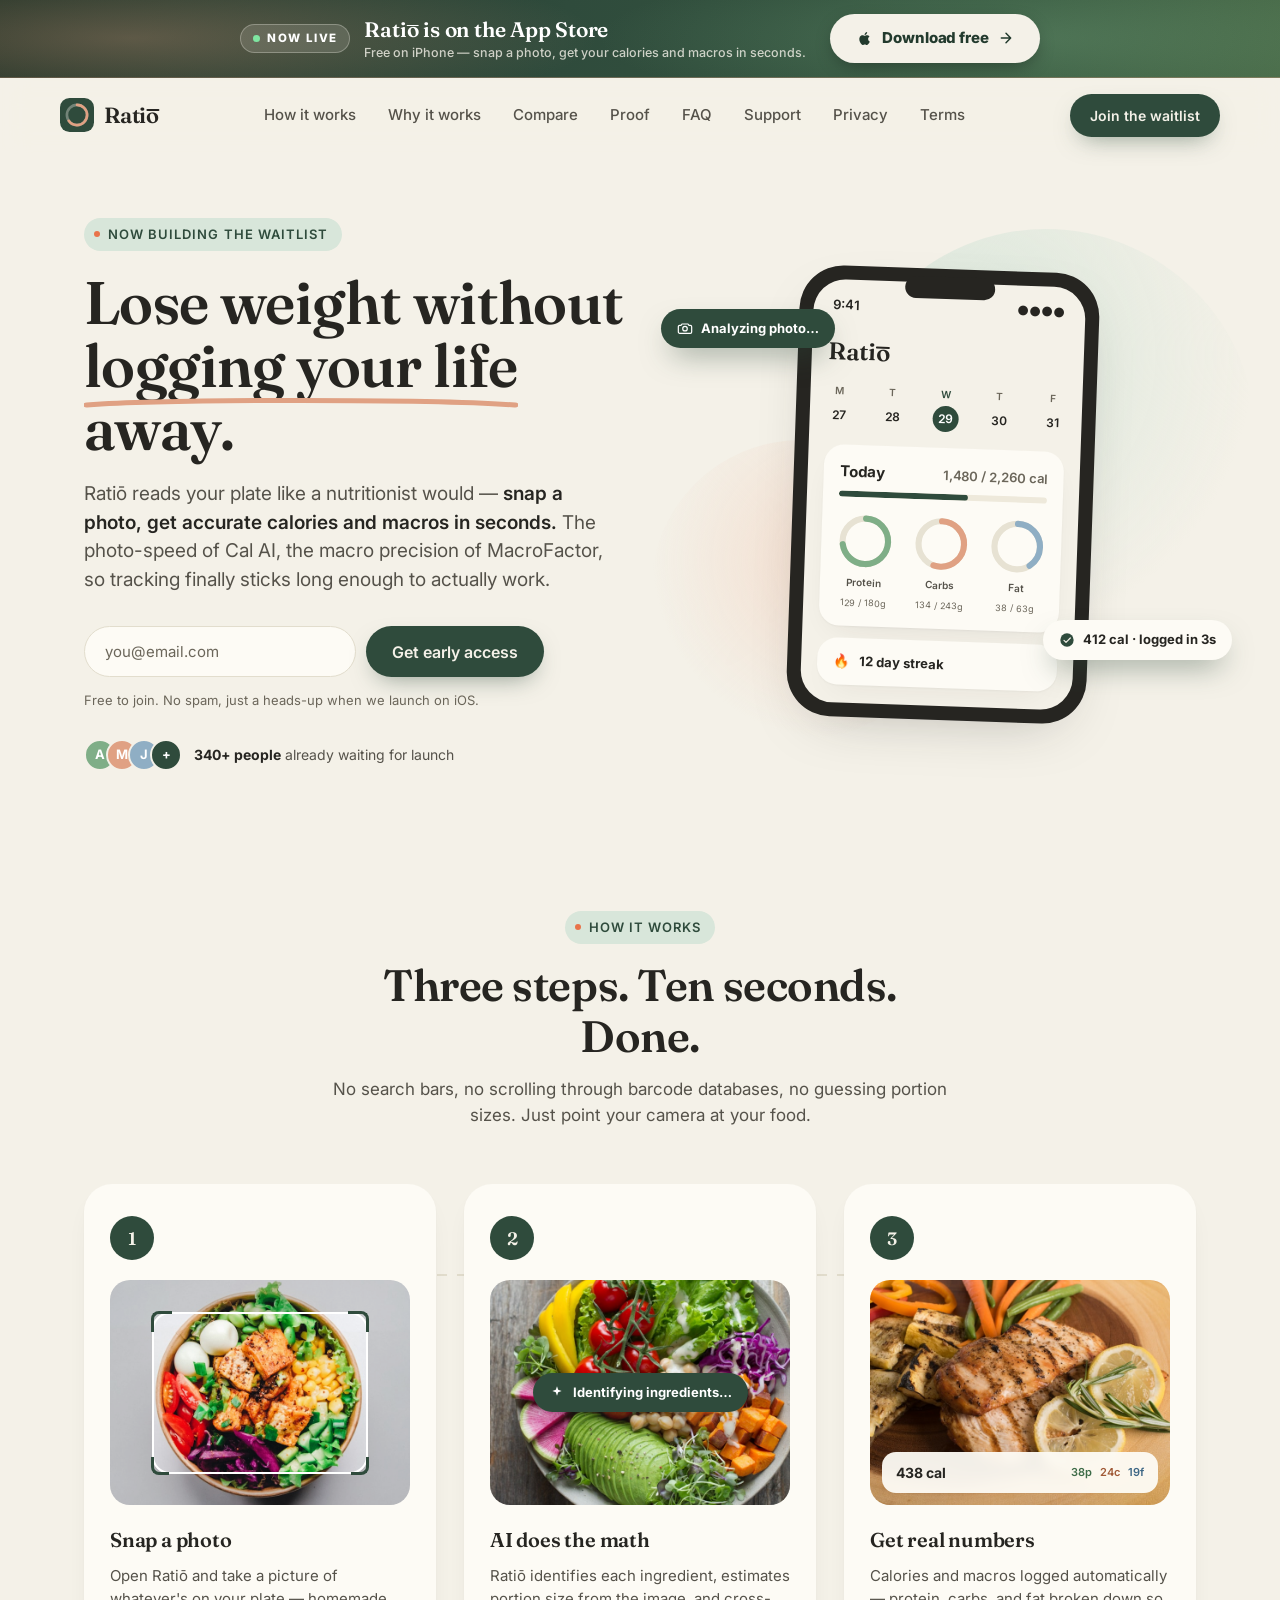
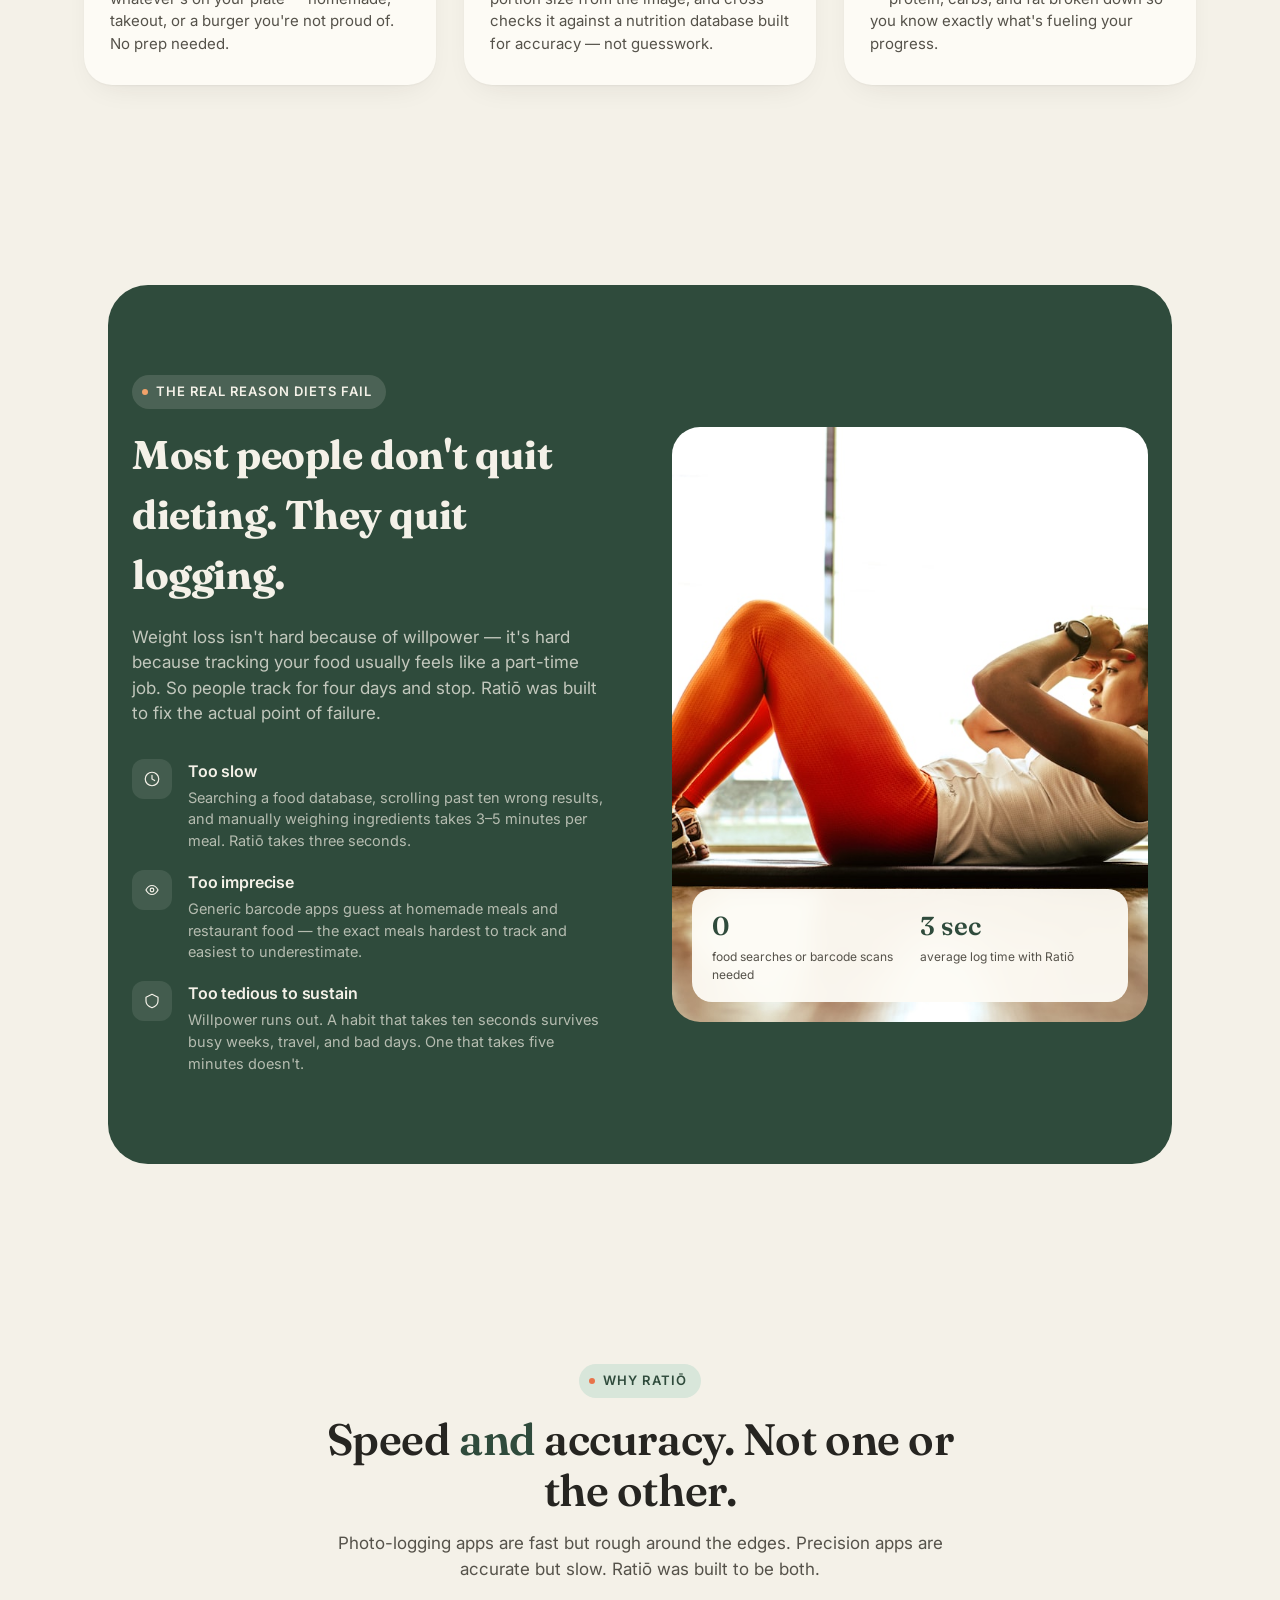
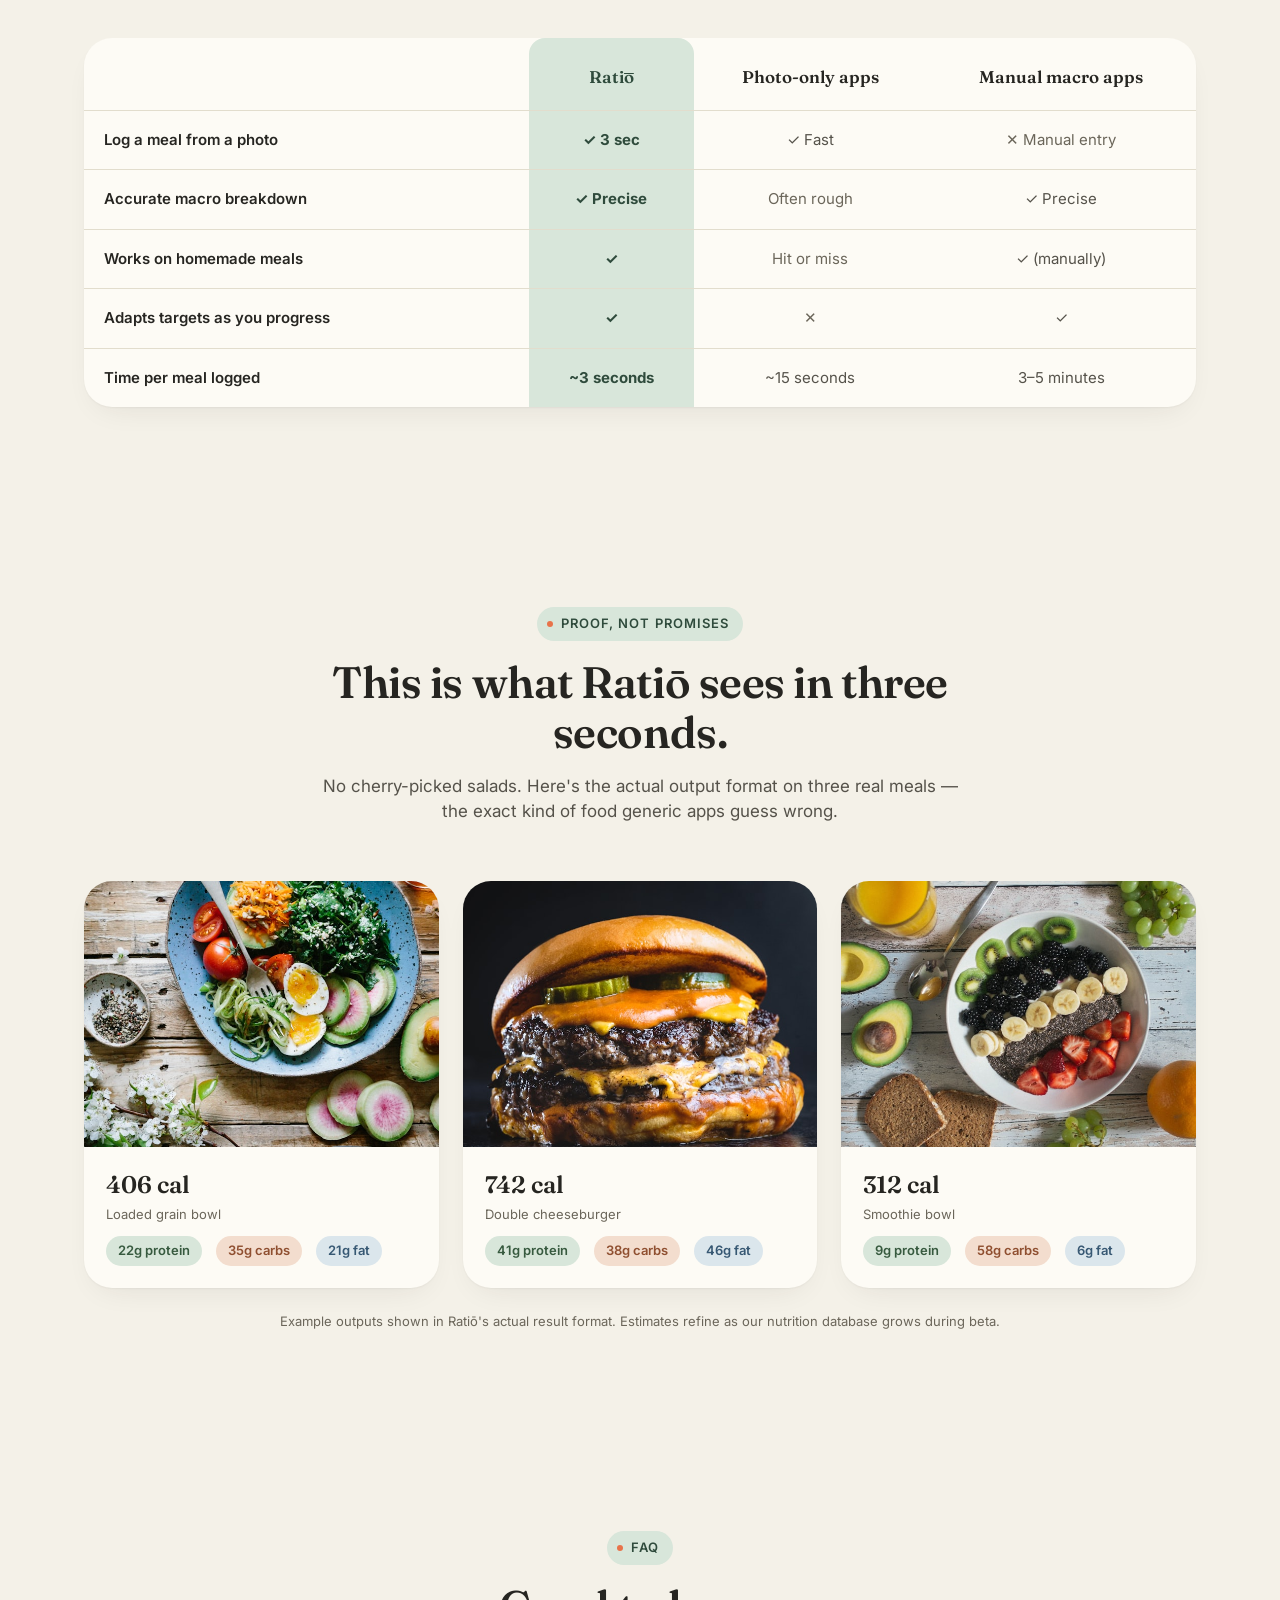
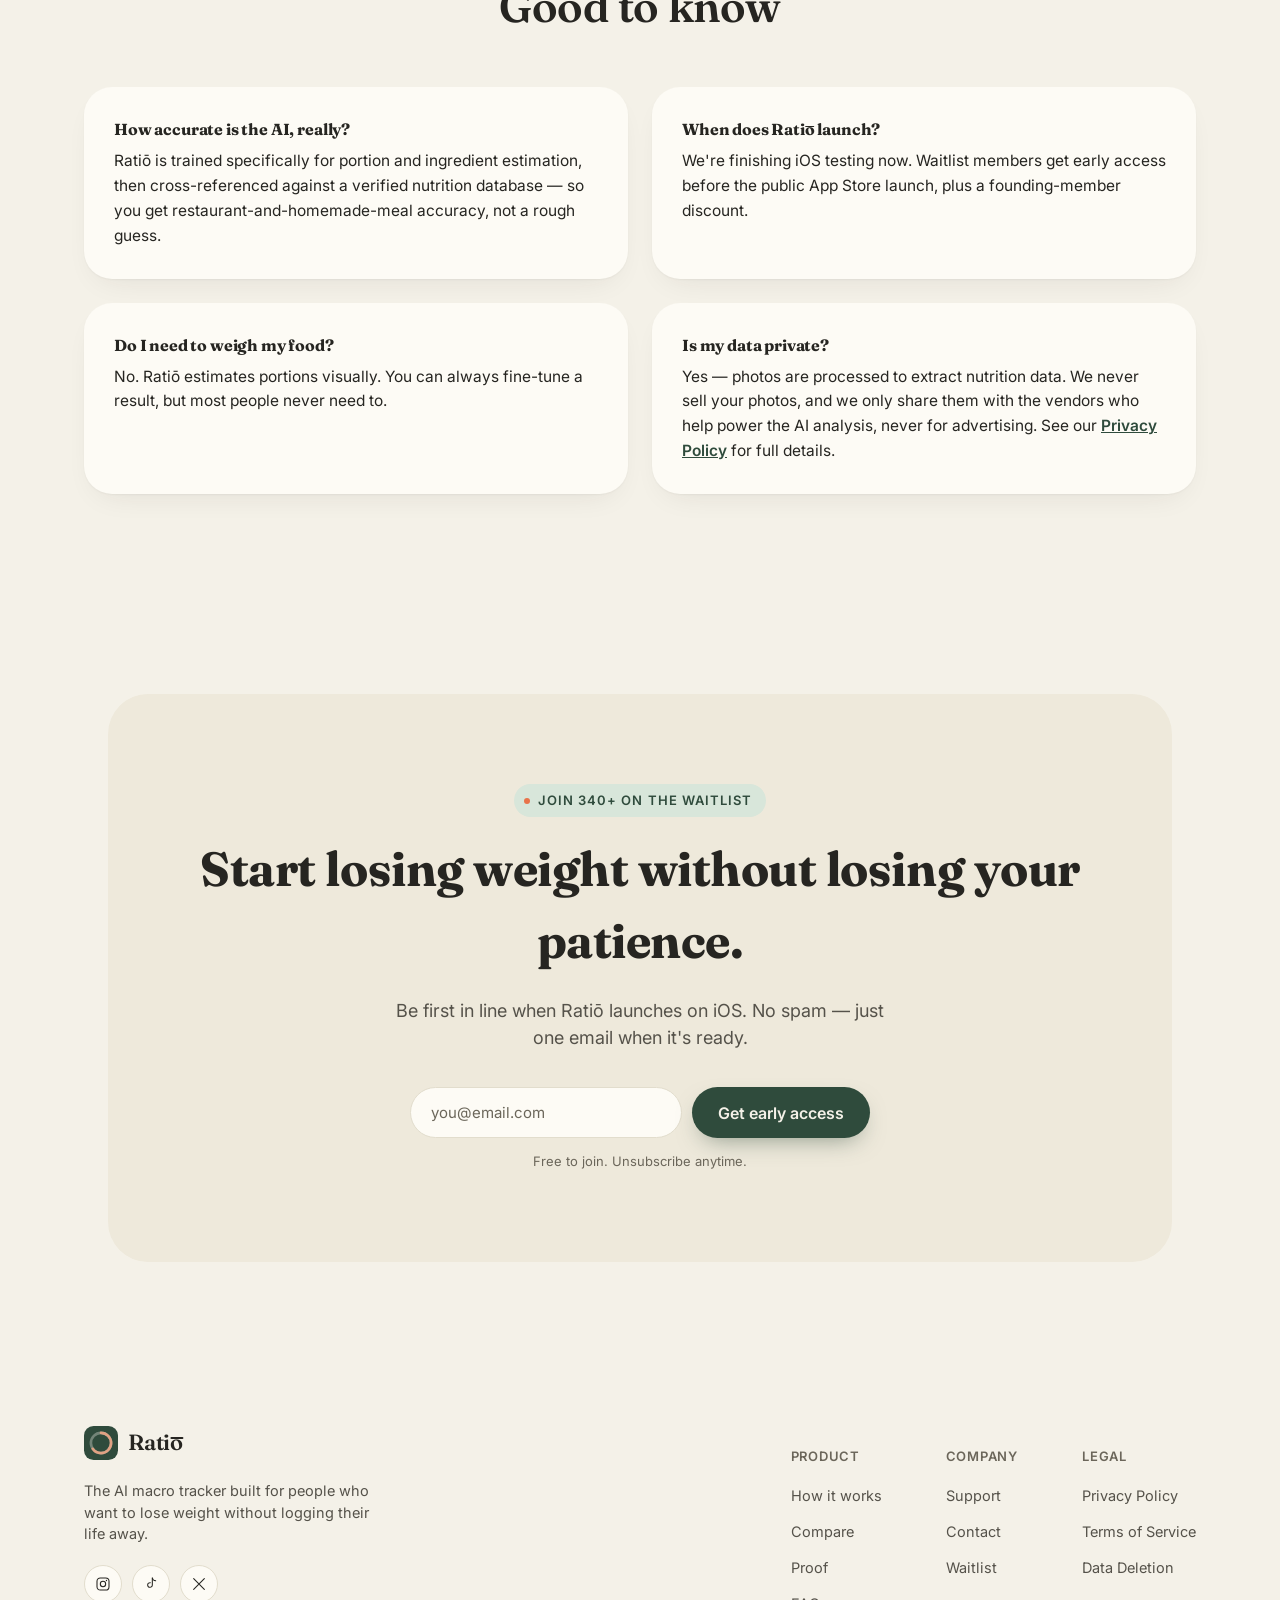
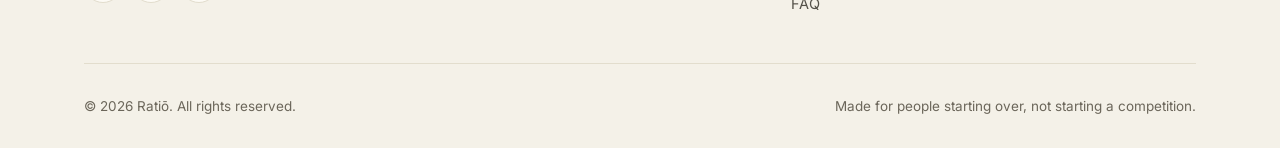
<file: index.html>
<!doctype html>
<html lang="en">
<head>
<meta charset="UTF-8" />
<meta name="viewport" content="width=device-width, initial-scale=1.0" />
<title>Ratiō — Snap a photo. Get your macros. Actually stick with it.</title>
<meta name="description" content="Ratiō is the AI calorie and macro tracker that reads your plate in seconds — the photo-speed of Cal AI with the accuracy of MacroFactor. Built for people who want to lose weight without the tedious logging." />

<meta property="og:title" content="Ratiō — AI Calorie & Macro Tracking" />
<meta property="og:description" content="Snap a photo. Get accurate calories and macros in seconds. The tracking app you'll actually stick with." />
<meta property="og:type" content="website" />
<meta property="og:url" content="https://ratiohealthapp.com/" />
<meta property="og:image" content="https://ratiohealthapp.com/assets/img/og-image.jpg" />
<meta property="og:image:width" content="1200" />
<meta property="og:image:height" content="630" />
<meta property="og:site_name" content="Ratiō" />
<meta name="twitter:card" content="summary_large_image" />
<meta name="twitter:title" content="Ratiō — AI Calorie & Macro Tracking" />
<meta name="twitter:description" content="Snap a photo. Get accurate calories and macros in seconds. The tracking app you'll actually stick with." />
<meta name="twitter:image" content="https://ratiohealthapp.com/assets/img/og-image.jpg" />

<meta name="theme-color" content="#f4f1e8" />
<link rel="icon" href="data:image/svg+xml,%3Csvg xmlns='http://www.w3.org/2000/svg' viewBox='0 0 64 64'%3E%3Crect width='64' height='64' rx='16' fill='%232F4B3C'/%3E%3Ccircle cx='32' cy='32' r='19' fill='none' stroke='%23F4F1E8' stroke-width='5'/%3E%3Ccircle cx='32' cy='32' r='19' fill='none' stroke='%23E0A183' stroke-width='5' stroke-dasharray='60 60' stroke-linecap='round' transform='rotate(-90 32 32)'/%3E%3C/svg%3E" />
<link rel="apple-touch-icon" href="assets/img/apple-touch-icon.png" />
<link rel="icon" type="image/png" sizes="32x32" href="assets/img/favicon-32.png" />
<link rel="icon" type="image/png" sizes="512x512" href="assets/img/icon-512.png" />

<link rel="preconnect" href="https://fonts.googleapis.com">
<link rel="preconnect" href="https://fonts.gstatic.com" crossorigin>
<link href="https://fonts.googleapis.com/css2?family=Fraunces:opsz,wght@9..144,500;9..144,600;9..144,700&family=Inter:wght@400;500;600;700;800&display=swap" rel="stylesheet">

<link rel="stylesheet" href="styles.css" />
</head>
<body>

<a class="launch-bar" href="https://apps.apple.com/us/app/rati%C5%8D-ai-calorie-tracker/id6790632661" target="_blank" rel="noopener" aria-label="Ratiō is now live on the App Store — download the free iPhone app">
  <span class="wrap launch-bar-inner">
    <span class="launch-bar-left">
      <span class="launch-pill"><span class="launch-dot"></span>Now live</span>
      <span class="launch-copy">
        <span class="launch-title">Rati<span class="o-mac">o</span> is on the App Store</span>
        <span class="launch-sub">Free on iPhone — snap a photo, get your calories and macros in seconds.</span>
      </span>
    </span>
    <span class="launch-cta">
      <svg width="17" height="17" viewBox="0 0 24 24" fill="currentColor" aria-hidden="true"><path d="M17.05 12.53c-.02-2.3 1.88-3.4 1.96-3.45-1.07-1.56-2.73-1.78-3.32-1.8-1.41-.14-2.76.83-3.48.83-.72 0-1.83-.81-3.01-.79-1.55.02-2.98.9-3.78 2.29-1.61 2.8-.41 6.94 1.16 9.21.77 1.11 1.68 2.36 2.88 2.31 1.16-.05 1.6-.75 3-.75s1.79.75 3.01.72c1.24-.02 2.03-1.13 2.79-2.25.88-1.29 1.24-2.54 1.26-2.6-.03-.01-2.42-.93-2.44-3.69M14.8 5.79c.64-.77 1.07-1.85.95-2.92-.92.04-2.03.61-2.69 1.38-.59.68-1.11 1.77-.97 2.82 1.03.08 2.07-.52 2.71-1.28"/></svg>
      <span>Download free</span>
      <svg class="launch-arrow" width="16" height="16" viewBox="0 0 24 24" fill="none" aria-hidden="true"><path d="M5 12h13M12 5l7 7-7 7" stroke="currentColor" stroke-width="2.2" stroke-linecap="round" stroke-linejoin="round"/></svg>
    </span>
  </span>
</a>

<header class="nav" id="nav">
  <div class="wrap nav-inner">
    <a href="/" class="brand">
      <svg class="brand-mark" viewBox="0 0 64 64" fill="none" xmlns="http://www.w3.org/2000/svg">
        <rect width="64" height="64" rx="18" fill="#2F4B3C"/>
        <circle cx="32" cy="32" r="19" fill="none" stroke="#F4F1E8" stroke-width="5" opacity="0.35"/>
        <circle cx="32" cy="32" r="19" fill="none" stroke="#E0A183" stroke-width="5" stroke-dasharray="119.4" stroke-dashoffset="42" stroke-linecap="round" transform="rotate(-90 32 32)"/>
      </svg>
      <span class="brand-name">Rati<span class="o-mac">o</span></span>
    </a>
    <nav class="nav-links">
      <a href="#how-it-works">How it works</a>
      <a href="#why">Why it works</a>
      <a href="#compare">Compare</a>
      <a href="#accuracy">Proof</a>
      <a href="#faq">FAQ</a>
      <a href="support.html">Support</a>
      <a href="privacy.html">Privacy</a>
      <a href="terms.html">Terms</a>
    </nav>
    <div class="nav-cta">
      <a href="#waitlist" class="btn btn-primary">Join the waitlist</a>
    </div>
    <button class="nav-toggle" aria-label="Toggle menu" aria-expanded="false" aria-controls="mobile-menu">
      <svg class="icon-menu" width="18" height="18" viewBox="0 0 18 18" fill="none"><path d="M2 5h14M2 9h14M2 13h14" stroke="#262521" stroke-width="1.6" stroke-linecap="round"/></svg>
      <svg class="icon-close" width="18" height="18" viewBox="0 0 18 18" fill="none"><path d="M3 3l12 12M15 3L3 15" stroke="#262521" stroke-width="1.6" stroke-linecap="round"/></svg>
    </button>
    <nav class="mobile-menu" id="mobile-menu" aria-label="Mobile">
      <a href="#how-it-works">How it works</a>
      <a href="#why">Why it works</a>
      <a href="#compare">Compare</a>
      <a href="#accuracy">Proof</a>
      <a href="#faq">FAQ</a>
      <a href="support.html">Support</a>
      <a href="privacy.html">Privacy</a>
      <a href="terms.html">Terms</a>
      <a href="#waitlist" class="btn btn-primary btn-block">Join the waitlist</a>
    </nav>
  </div>
</header>

<main>
  <!-- ============ HERO ============ -->
  <section class="hero">
    <div class="wrap hero-grid">
      <div class="hero-copy" data-reveal>
        <span class="eyebrow"><span class="dot"></span>Now building the waitlist</span>
        <h1>Lose weight without <span class="underline">logging your life<svg viewBox="0 0 300 12" preserveAspectRatio="none"><path d="M2 9C60 3 240 3 298 9" stroke="#E0A183" stroke-width="5" stroke-linecap="round" fill="none"/></svg></span> away.</h1>
        <p class="hero-sub">Ratiō reads your plate like a nutritionist would — <strong>snap a photo, get accurate calories and macros in seconds.</strong> The photo-speed of Cal AI, the macro precision of MacroFactor, so tracking finally sticks long enough to actually work.</p>

        <form class="waitlist-form" id="waitlist-form" name="waitlist" method="POST" data-netlify="true" data-netlify-honeypot="bot-field">
          <input type="hidden" name="form-name" value="waitlist" />
          <p class="hp-field"><label>Leave this field blank: <input name="bot-field" tabindex="-1" autocomplete="off" /></label></p>
          <input type="email" name="email" id="waitlist-email" placeholder="you@email.com" required aria-label="Email address" />
          <button type="submit" class="btn btn-primary">Get early access</button>
        </form>
        <div class="form-success" id="form-success">
          <svg width="20" height="20" viewBox="0 0 20 20" fill="none"><circle cx="10" cy="10" r="10" fill="#2F4B3C"/><path d="M6 10.5l2.5 2.5L14 7.5" stroke="#F4F1E8" stroke-width="1.8" stroke-linecap="round" stroke-linejoin="round"/></svg>
          You're on the list — we'll email you when Ratiō launches.
        </div>
        <p class="form-note">Free to join. No spam, just a heads-up when we launch on iOS.</p>

        <div class="hero-proof">
          <div class="avatar-stack">
            <span>A</span><span>M</span><span>J</span><span>+</span>
          </div>
          <p class="hero-proof-text"><strong>340+ people</strong> already waiting for launch</p>
        </div>
      </div>

      <div class="hero-visual" data-reveal>
        <div class="blob blob-1"></div>
        <div class="blob blob-2"></div>

        <div class="snap-badge top">
          <svg width="16" height="16" viewBox="0 0 24 24" fill="none"><path d="M4 8h2l1.5-2h9L18 8h2a2 2 0 012 2v8a2 2 0 01-2 2H4a2 2 0 01-2-2v-8a2 2 0 012-2z" stroke="#fff" stroke-width="1.8" stroke-linejoin="round"/><circle cx="12" cy="13" r="3.4" stroke="#fff" stroke-width="1.8"/></svg>
          Analyzing photo…
        </div>

        <div class="phone">
          <div class="phone-notch"></div>
          <div class="phone-screen">
            <div class="phone-status">
              <span>9:41</span>
              <span>●●●●</span>
            </div>
            <div class="phone-body">
              <div class="phone-app-title">Rati<span class="o-mac">o</span></div>
              <div class="day-strip">
                <div class="day"><span>M</span><span class="num">27</span></div>
                <div class="day"><span>T</span><span class="num">28</span></div>
                <div class="day active"><span>W</span><span class="num">29</span></div>
                <div class="day"><span>T</span><span class="num">30</span></div>
                <div class="day"><span>F</span><span class="num">31</span></div>
              </div>

              <div class="today-card">
                <div class="today-card-head">
                  <span class="label">Today</span>
                  <span class="value">1,480 / 2,260 cal</span>
                </div>
                <div class="progress-track"><div class="progress-fill"></div></div>

                <div class="rings">
                  <div class="ring">
                    <svg width="56" height="56" viewBox="0 0 64 64">
                      <circle cx="32" cy="32" r="26" fill="none" stroke="#e7e2d3" stroke-width="7"/>
                      <circle cx="32" cy="32" r="26" fill="none" stroke="#7fae87" stroke-width="7" stroke-linecap="round" stroke-dasharray="163.4" stroke-dashoffset="46"/>
                    </svg>
                    <span class="ring-label">Protein</span>
                    <span class="ring-value">129 / 180g</span>
                  </div>
                  <div class="ring">
                    <svg width="56" height="56" viewBox="0 0 64 64">
                      <circle cx="32" cy="32" r="26" fill="none" stroke="#e7e2d3" stroke-width="7"/>
                      <circle cx="32" cy="32" r="26" fill="none" stroke="#e0a183" stroke-width="7" stroke-linecap="round" stroke-dasharray="163.4" stroke-dashoffset="74"/>
                    </svg>
                    <span class="ring-label">Carbs</span>
                    <span class="ring-value">134 / 243g</span>
                  </div>
                  <div class="ring">
                    <svg width="56" height="56" viewBox="0 0 64 64">
                      <circle cx="32" cy="32" r="26" fill="none" stroke="#e7e2d3" stroke-width="7"/>
                      <circle cx="32" cy="32" r="26" fill="none" stroke="#8faec4" stroke-width="7" stroke-linecap="round" stroke-dasharray="163.4" stroke-dashoffset="98"/>
                    </svg>
                    <span class="ring-label">Fat</span>
                    <span class="ring-value">38 / 63g</span>
                  </div>
                </div>
              </div>

              <div class="streak-card">
                <span>🔥</span> 12 day streak
              </div>
            </div>
          </div>
        </div>

        <div class="snap-badge bottom">
          <svg width="16" height="16" viewBox="0 0 24 24" fill="none"><circle cx="12" cy="12" r="10" fill="#2F4B3C"/><path d="M7.5 12.5l3 3L17 9" stroke="#F4F1E8" stroke-width="1.8" stroke-linecap="round" stroke-linejoin="round"/></svg>
          412 cal · logged in 3s
        </div>
      </div>
    </div>
  </section>

  <!-- ============ HOW IT WORKS ============ -->
  <section id="how-it-works">
    <div class="wrap">
      <div class="section-head" data-reveal>
        <span class="eyebrow"><span class="dot"></span>How it works</span>
        <h2>Three steps. Ten seconds. Done.</h2>
        <p>No search bars, no scrolling through barcode databases, no guessing portion sizes. Just point your camera at your food.</p>
      </div>

      <div class="steps">
        <div class="step" data-reveal>
          <div class="step-num">1</div>
          <div class="step-media">
            <img src="assets/img/gallery-bowl-white.jpg" alt="A plate of food being photographed for logging" loading="lazy" />
            <div class="step-overlay"><div class="scan-frame"><span class="c3"></span><span class="c4"></span></div></div>
          </div>
          <h3>Snap a photo</h3>
          <p>Open Ratiō and take a picture of whatever's on your plate — homemade, takeout, or a burger you're not proud of. No prep needed.</p>
        </div>

        <div class="step" data-reveal>
          <div class="step-num">2</div>
          <div class="step-media">
            <img src="assets/img/gallery-bowl-rainbow.jpg" alt="AI analyzing ingredients and portions" loading="lazy" />
            <div class="step-overlay">
              <div class="snap-badge" style="position:static;">
                <svg width="16" height="16" viewBox="0 0 24 24" fill="none"><path d="M12 2l1.8 5.2L19 9l-5.2 1.8L12 16l-1.8-5.2L5 9l5.2-1.8L12 2z" fill="#fff"/></svg>
                Identifying ingredients…
              </div>
            </div>
          </div>
          <h3>AI does the math</h3>
          <p>Ratiō identifies each ingredient, estimates portion size from the image, and cross-checks it against a nutrition database built for accuracy — not guesswork.</p>
        </div>

        <div class="step" data-reveal>
          <div class="step-num">3</div>
          <div class="step-media">
            <img src="assets/img/gallery-chicken.jpg" alt="Accurate calorie and macro results" loading="lazy" />
            <div class="step-overlay">
              <div class="result-chip">
                <span class="cal">438 cal</span>
                <span class="macros"><span class="p">38p</span><span class="c">24c</span><span class="f">19f</span></span>
              </div>
            </div>
          </div>
          <h3>Get real numbers</h3>
          <p>Calories and macros logged automatically — protein, carbs, and fat broken down so you know exactly what's fueling your progress.</p>
        </div>
      </div>
    </div>
  </section>

  <!-- ============ WHY PEOPLE QUIT ============ -->
  <section id="why">
    <div class="wrap">
      <div class="why" data-reveal>
        <div class="wrap">
          <div class="why-grid">
            <div class="why-copy">
              <span class="eyebrow"><span class="dot"></span>The real reason diets fail</span>
              <h2>Most people don't quit dieting. They quit logging.</h2>
              <p>Weight loss isn't hard because of willpower — it's hard because tracking your food usually feels like a part-time job. So people track for four days and stop. Ratiō was built to fix the actual point of failure.</p>

              <div class="pain-list">
                <div class="pain-item">
                  <div class="pain-icon">
                    <svg width="18" height="18" viewBox="0 0 24 24" fill="none"><circle cx="12" cy="12" r="9" stroke="#F4F1E8" stroke-width="1.6"/><path d="M12 7v5l3.5 2" stroke="#F4F1E8" stroke-width="1.6" stroke-linecap="round"/></svg>
                  </div>
                  <div>
                    <h4>Too slow</h4>
                    <p>Searching a food database, scrolling past ten wrong results, and manually weighing ingredients takes 3–5 minutes per meal. Ratiō takes three seconds.</p>
                  </div>
                </div>
                <div class="pain-item">
                  <div class="pain-icon">
                    <svg width="18" height="18" viewBox="0 0 24 24" fill="none"><path d="M4 12c2-4 6-6 8-6s6 2 8 6c-2 4-6 6-8 6s-6-2-8-6z" stroke="#F4F1E8" stroke-width="1.6"/><circle cx="12" cy="12" r="2.4" stroke="#F4F1E8" stroke-width="1.6"/></svg>
                  </div>
                  <div>
                    <h4>Too imprecise</h4>
                    <p>Generic barcode apps guess at homemade meals and restaurant food — the exact meals hardest to track and easiest to underestimate.</p>
                  </div>
                </div>
                <div class="pain-item">
                  <div class="pain-icon">
                    <svg width="18" height="18" viewBox="0 0 24 24" fill="none"><path d="M12 3l8 4v5c0 5-3.5 7.5-8 9-4.5-1.5-8-4-8-9V7l8-4z" stroke="#F4F1E8" stroke-width="1.6" stroke-linejoin="round"/></svg>
                  </div>
                  <div>
                    <h4>Too tedious to sustain</h4>
                    <p>Willpower runs out. A habit that takes ten seconds survives busy weeks, travel, and bad days. One that takes five minutes doesn't.</p>
                  </div>
                </div>
              </div>
            </div>

            <div class="why-visual">
              <img src="assets/img/workout-situps.jpg" alt="Person doing a workout, staying consistent with their fitness routine" loading="lazy" />
              <div class="stat-float">
                <div class="stat">
                  <div class="stat-num">0</div>
                  <div class="stat-label">food searches or barcode scans needed</div>
                </div>
                <div class="stat">
                  <div class="stat-num">3 sec</div>
                  <div class="stat-label">average log time with Ratiō</div>
                </div>
              </div>
            </div>
          </div>
        </div>
      </div>
    </div>
  </section>

  <!-- ============ COMPARISON ============ -->
  <section id="compare">
    <div class="wrap">
      <div class="section-head" data-reveal>
        <span class="eyebrow"><span class="dot"></span>Why Ratiō</span>
        <h2>Speed <em style="font-style:normal; color:var(--green);">and</em> accuracy. Not one or the other.</h2>
        <p>Photo-logging apps are fast but rough around the edges. Precision apps are accurate but slow. Ratiō was built to be both.</p>
      </div>

      <div class="compare-table-wrap" data-reveal>
        <table class="compare-table">
          <thead>
            <tr>
              <th></th>
              <th class="highlight">Rati<span class="o-mac">o</span></th>
              <th>Photo-only apps</th>
              <th>Manual macro apps</th>
            </tr>
          </thead>
          <tbody>
            <tr>
              <td>Log a meal from a photo</td>
              <td class="highlight-col"><span class="compare-plate">✓ 3 sec</span></td>
              <td>✓ Fast</td>
              <td><span class="icon-no">✕ Manual entry</span></td>
            </tr>
            <tr>
              <td>Accurate macro breakdown</td>
              <td class="highlight-col"><span class="compare-plate">✓ Precise</span></td>
              <td><span class="icon-no">Often rough</span></td>
              <td>✓ Precise</td>
            </tr>
            <tr>
              <td>Works on homemade meals</td>
              <td class="highlight-col"><span class="compare-plate">✓</span></td>
              <td><span class="icon-no">Hit or miss</span></td>
              <td>✓ (manually)</td>
            </tr>
            <tr>
              <td>Adapts targets as you progress</td>
              <td class="highlight-col"><span class="compare-plate">✓</span></td>
              <td><span class="icon-no">✕</span></td>
              <td>✓</td>
            </tr>
            <tr>
              <td>Time per meal logged</td>
              <td class="highlight-col"><span class="compare-plate">~3 seconds</span></td>
              <td>~15 seconds</td>
              <td>3–5 minutes</td>
            </tr>
          </tbody>
        </table>
      </div>
    </div>
  </section>


  <!-- ============ ACCURACY DEMO ============ -->
  <section id="accuracy">
    <div class="wrap">
      <div class="section-head" data-reveal>
        <span class="eyebrow"><span class="dot"></span>Proof, not promises</span>
        <h2>This is what Ratiō sees in three seconds.</h2>
        <p>No cherry-picked salads. Here's the actual output format on three real meals — the exact kind of food generic apps guess wrong.</p>
      </div>
      <div class="demo-strip" data-reveal>
        <div class="demo-card">
          <div class="demo-media">
            <img src="assets/img/gallery-bowl-blue.jpg" alt="Loaded grain bowl with egg and avocado analyzed by Ratiō" loading="lazy" />
          </div>
          <div class="demo-result">
            <div class="demo-result-head"><span class="demo-cal">406 cal</span><span class="demo-tag">Loaded grain bowl</span></div>
            <div class="demo-macros">
              <span class="p">22g protein</span>
              <span class="c">35g carbs</span>
              <span class="f">21g fat</span>
            </div>
          </div>
        </div>
        <div class="demo-card">
          <div class="demo-media">
            <img src="assets/img/gallery-burger.jpg" alt="Cheeseburger analyzed by Ratiō" loading="lazy" />
          </div>
          <div class="demo-result">
            <div class="demo-result-head"><span class="demo-cal">742 cal</span><span class="demo-tag">Double cheeseburger</span></div>
            <div class="demo-macros">
              <span class="p">41g protein</span>
              <span class="c">38g carbs</span>
              <span class="f">46g fat</span>
            </div>
          </div>
        </div>
        <div class="demo-card">
          <div class="demo-media">
            <img src="assets/img/gallery-smoothie-bowl.jpg" alt="Smoothie bowl analyzed by Ratiō" loading="lazy" />
          </div>
          <div class="demo-result">
            <div class="demo-result-head"><span class="demo-cal">312 cal</span><span class="demo-tag">Smoothie bowl</span></div>
            <div class="demo-macros">
              <span class="p">9g protein</span>
              <span class="c">58g carbs</span>
              <span class="f">6g fat</span>
            </div>
          </div>
        </div>
      </div>
      <p class="demo-footnote">Example outputs shown in Ratiō's actual result format. Estimates refine as our nutrition database grows during beta.</p>
    </div>
  </section>

  <!-- ============ FAQ ============ -->
  <section id="faq">
    <div class="wrap">
      <div class="section-head" data-reveal>
        <span class="eyebrow"><span class="dot"></span>FAQ</span>
        <h2>Good to know</h2>
      </div>
      <div class="quote-strip" data-reveal>
        <div class="quote-card">
          <h3 style="font-size:16px; font-family:'Fraunces',serif; margin-bottom:8px;">How accurate is the AI, really?</h3>
          <p class="body" style="margin-bottom:0;">Ratiō is trained specifically for portion and ingredient estimation, then cross-referenced against a verified nutrition database — so you get restaurant-and-homemade-meal accuracy, not a rough guess.</p>
        </div>
        <div class="quote-card">
          <h3 style="font-size:16px; font-family:'Fraunces',serif; margin-bottom:8px;">When does Rati<span class="o-mac">o</span> launch?</h3>
          <p class="body" style="margin-bottom:0;">We're finishing iOS testing now. Waitlist members get early access before the public App Store launch, plus a founding-member discount.</p>
        </div>
        <div class="quote-card">
          <h3 style="font-size:16px; font-family:'Fraunces',serif; margin-bottom:8px;">Do I need to weigh my food?</h3>
          <p class="body" style="margin-bottom:0;">No. Ratiō estimates portions visually. You can always fine-tune a result, but most people never need to.</p>
        </div>
        <div class="quote-card">
          <h3 style="font-size:16px; font-family:'Fraunces',serif; margin-bottom:8px;">Is my data private?</h3>
          <p class="body" style="margin-bottom:0;">Yes — photos are processed to extract nutrition data. We never sell your photos, and we only share them with the vendors who help power the AI analysis, never for advertising. See our <a href="privacy.html" style="color:var(--green); font-weight:600;">Privacy Policy</a> for full details.</p>
        </div>
      </div>
    </div>
  </section>

  <!-- ============ FINAL CTA ============ -->
  <section id="waitlist">
    <div class="wrap">
      <div class="final-cta" data-reveal>
        <span class="eyebrow"><span class="dot"></span>Join 340+ on the waitlist</span>
        <h2>Start losing weight without losing your patience.</h2>
        <p>Be first in line when Ratiō launches on iOS. No spam — just one email when it's ready.</p>
        <form class="waitlist-form" id="waitlist-form-2" name="waitlist" method="POST" data-netlify="true" data-netlify-honeypot="bot-field">
          <input type="hidden" name="form-name" value="waitlist" />
          <p class="hp-field"><label>Leave this field blank: <input name="bot-field" tabindex="-1" autocomplete="off" /></label></p>
          <input type="email" name="email" id="waitlist-email-2" placeholder="you@email.com" required aria-label="Email address" />
          <button type="submit" class="btn btn-primary">Get early access</button>
        </form>
        <div class="form-success" id="form-success-2">
          <svg width="20" height="20" viewBox="0 0 20 20" fill="none"><circle cx="10" cy="10" r="10" fill="#2F4B3C"/><path d="M6 10.5l2.5 2.5L14 7.5" stroke="#F4F1E8" stroke-width="1.8" stroke-linecap="round" stroke-linejoin="round"/></svg>
          You're on the list — we'll email you when Ratiō launches.
        </div>
        <span class="form-note">Free to join. Unsubscribe anytime.</span>
      </div>
    </div>
  </section>
</main>

<footer>
  <div class="wrap">
    <div class="footer-top">
      <div class="footer-brand">
        <a href="/" class="brand">
          <svg class="brand-mark" viewBox="0 0 64 64" fill="none" xmlns="http://www.w3.org/2000/svg">
            <rect width="64" height="64" rx="18" fill="#2F4B3C"/>
            <circle cx="32" cy="32" r="19" fill="none" stroke="#F4F1E8" stroke-width="5" opacity="0.35"/>
            <circle cx="32" cy="32" r="19" fill="none" stroke="#E0A183" stroke-width="5" stroke-dasharray="119.4" stroke-dashoffset="42" stroke-linecap="round" transform="rotate(-90 32 32)"/>
          </svg>
          <span class="brand-name">Rati<span class="o-mac">o</span></span>
        </a>
        <p>The AI macro tracker built for people who want to lose weight without logging their life away.</p>
        <div class="footer-social">
          <a href="#" aria-label="Instagram"><svg width="16" height="16" viewBox="0 0 24 24" fill="none"><rect x="3" y="3" width="18" height="18" rx="5" stroke="#262521" stroke-width="1.6"/><circle cx="12" cy="12" r="4" stroke="#262521" stroke-width="1.6"/><circle cx="17.2" cy="6.8" r="1" fill="#262521"/></svg></a>
          <a href="#" aria-label="TikTok"><svg width="16" height="16" viewBox="0 0 24 24" fill="none"><path d="M14 3v10.5a3.5 3.5 0 11-3-3.46" stroke="#262521" stroke-width="1.6" stroke-linecap="round"/><path d="M14 3c.5 2.5 2 4 5 4.2" stroke="#262521" stroke-width="1.6" stroke-linecap="round"/></svg></a>
          <a href="#" aria-label="X"><svg width="16" height="16" viewBox="0 0 24 24" fill="none"><path d="M4 4l16 16M20 4L4 20" stroke="#262521" stroke-width="1.6" stroke-linecap="round"/></svg></a>
        </div>
      </div>
      <div class="footer-cols">
        <div class="footer-col">
          <h5>Product</h5>
          <ul>
            <li><a href="#how-it-works">How it works</a></li>
            <li><a href="#compare">Compare</a></li>
            <li><a href="#accuracy">Proof</a></li>
            <li><a href="#faq">FAQ</a></li>
          </ul>
        </div>
        <div class="footer-col">
          <h5>Company</h5>
          <ul>
            <li><a href="support.html">Support</a></li>
            <li><a href="mailto:info@ratiohealthapp.com">Contact</a></li>
            <li><a href="#waitlist">Waitlist</a></li>
          </ul>
        </div>
        <div class="footer-col">
          <h5>Legal</h5>
          <ul>
            <li><a href="privacy.html">Privacy Policy</a></li>
            <li><a href="terms.html">Terms of Service</a></li>
            <li><a href="privacy.html#data-deletion">Data Deletion</a></li>
          </ul>
        </div>
      </div>
    </div>
    <div class="footer-bottom">
      <span>© 2026 Ratiō. All rights reserved.</span>
      <span>Made for people starting over, not starting a competition.</span>
    </div>
  </div>
</footer>

<script src="script.js"></script>
</body>
</html>
</file>
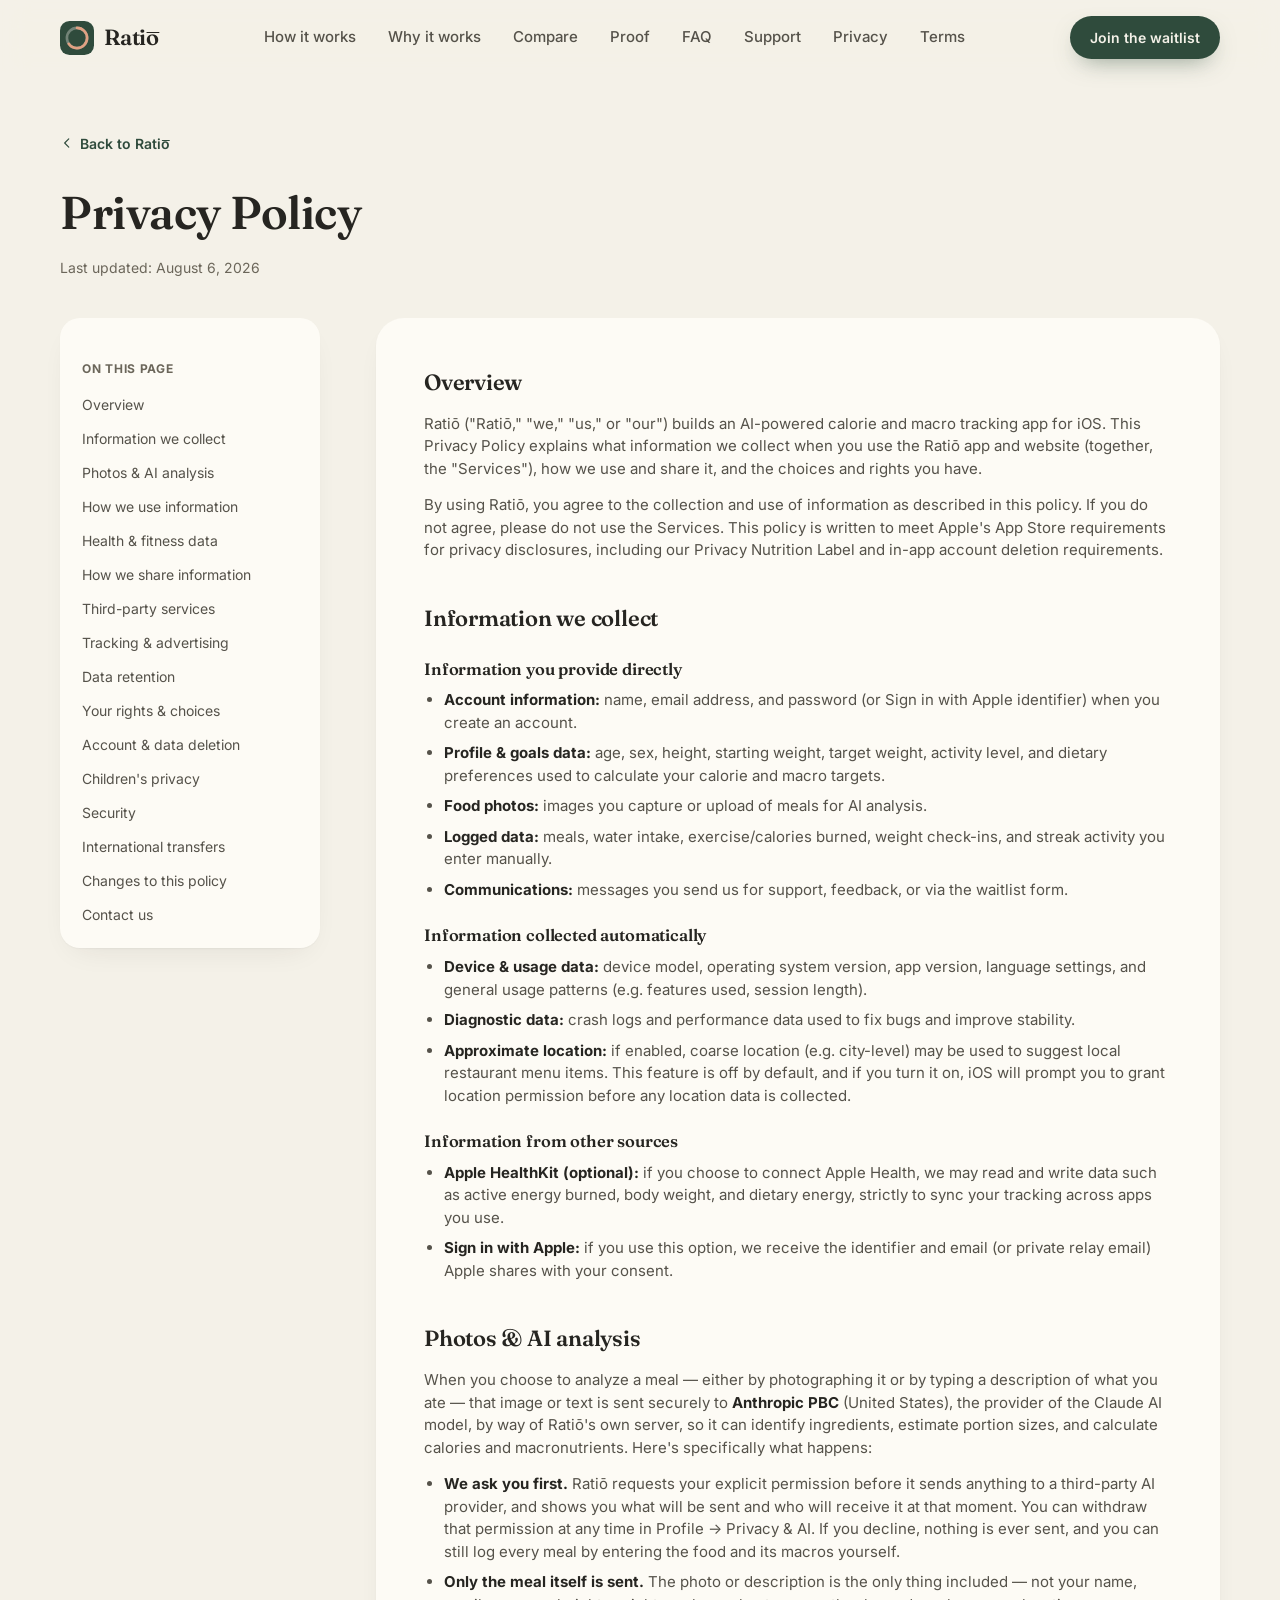
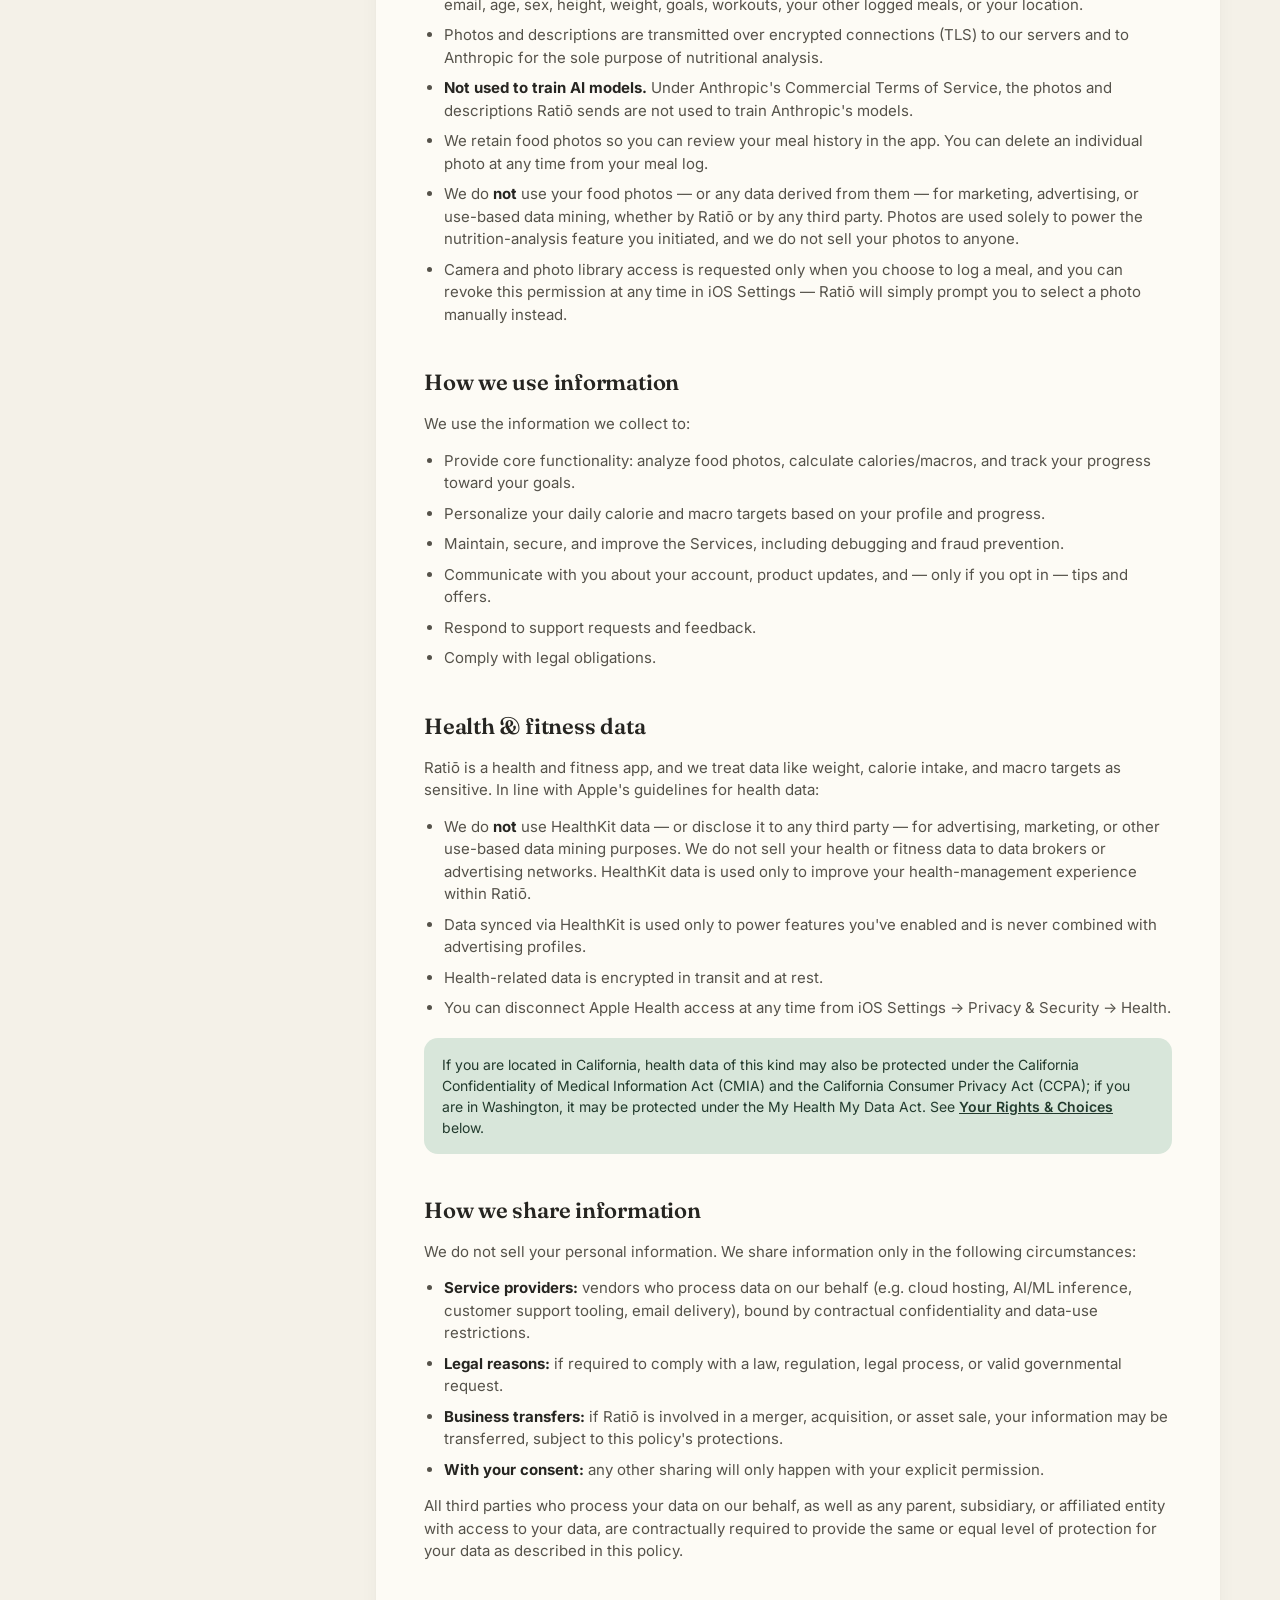
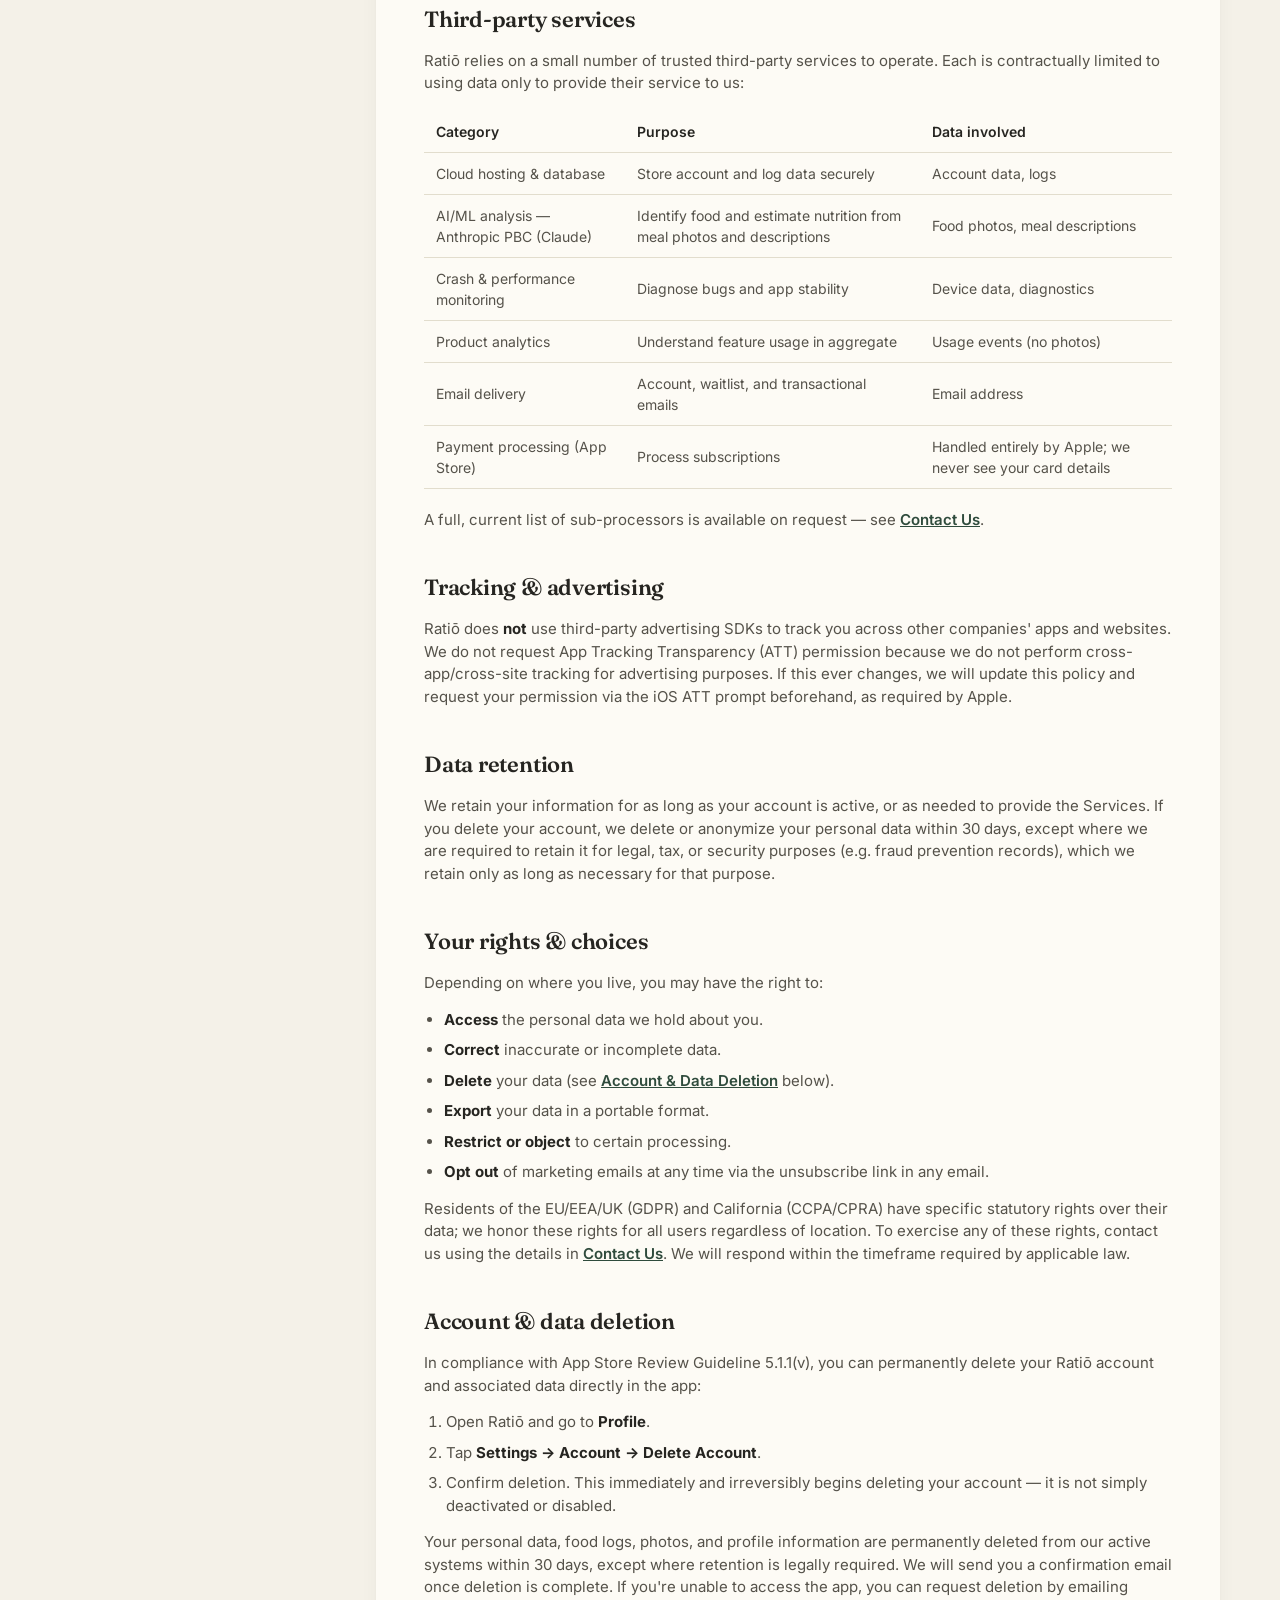
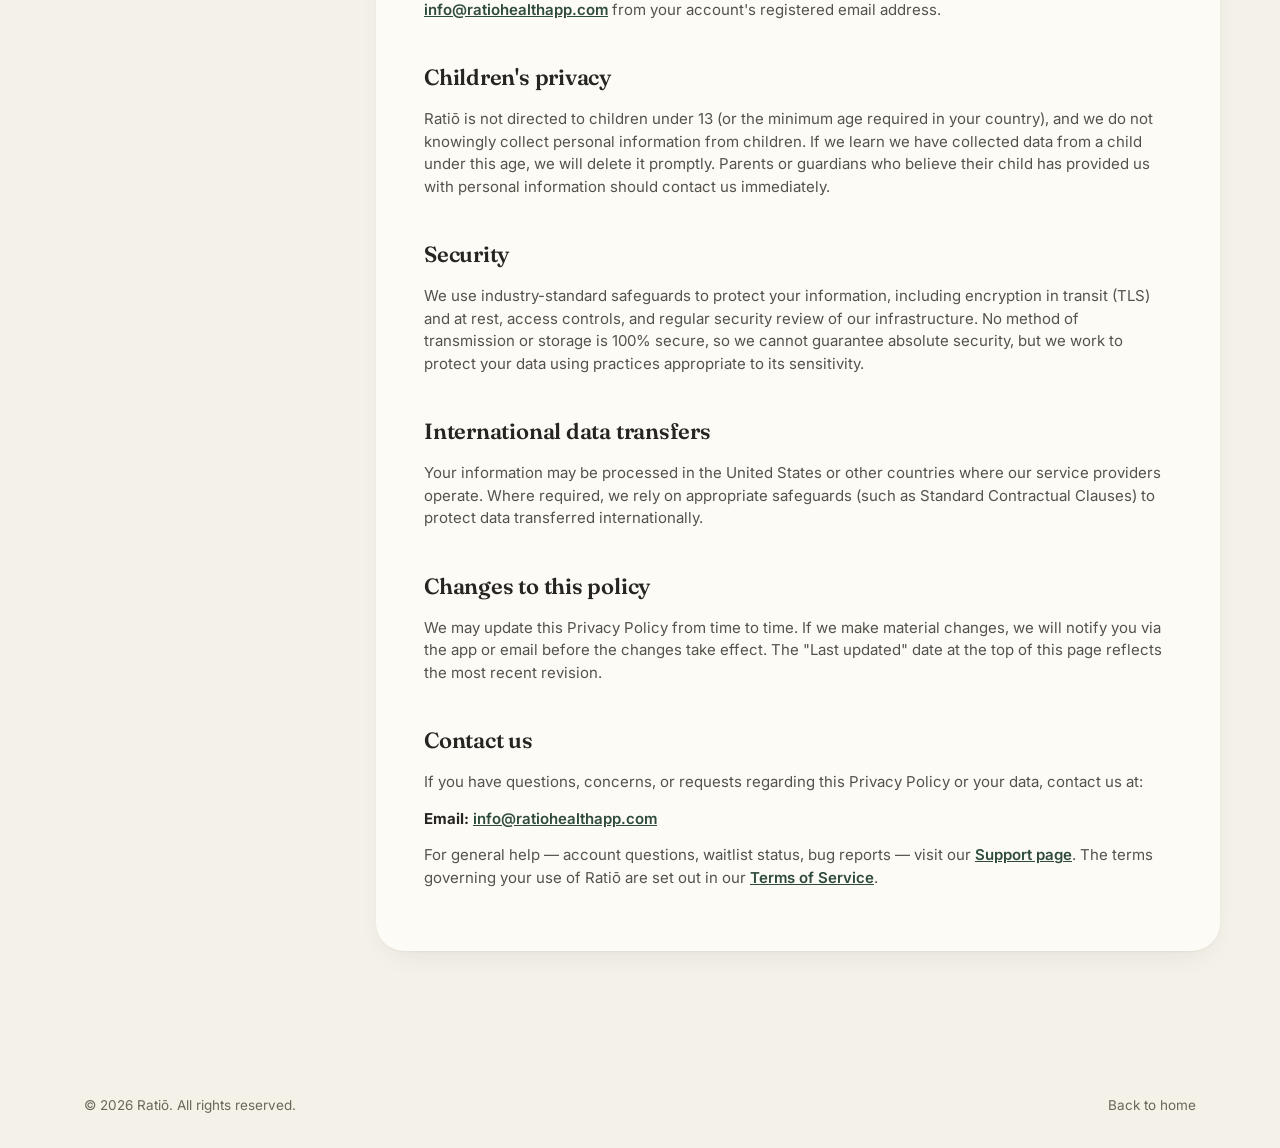
<file: privacy.html>
<!doctype html>
<html lang="en">
<head>
<meta charset="UTF-8" />
<meta name="viewport" content="width=device-width, initial-scale=1.0" />
<title>Privacy Policy — Ratiō</title>
<meta name="description" content="Ratiō's privacy policy: what data we collect, how we use your food photos and health data, your rights, and how to delete your account." />
<meta property="og:title" content="Privacy Policy — Ratiō" />
<meta property="og:description" content="What Ratiō collects, how we use it, and how to delete your account." />
<meta property="og:type" content="website" />
<meta property="og:url" content="https://ratiohealthapp.com/privacy.html" />
<meta property="og:image" content="https://ratiohealthapp.com/assets/img/og-image.jpg" />
<meta name="twitter:card" content="summary_large_image" />
<meta name="twitter:image" content="https://ratiohealthapp.com/assets/img/og-image.jpg" />
<meta name="theme-color" content="#f4f1e8" />
<link rel="icon" href="data:image/svg+xml,%3Csvg xmlns='http://www.w3.org/2000/svg' viewBox='0 0 64 64'%3E%3Crect width='64' height='64' rx='16' fill='%232F4B3C'/%3E%3Ccircle cx='32' cy='32' r='19' fill='none' stroke='%23F4F1E8' stroke-width='5'/%3E%3Ccircle cx='32' cy='32' r='19' fill='none' stroke='%23E0A183' stroke-width='5' stroke-dasharray='60 60' stroke-linecap='round' transform='rotate(-90 32 32)'/%3E%3C/svg%3E" />
<link rel="apple-touch-icon" href="assets/img/apple-touch-icon.png" />
<link rel="icon" type="image/png" sizes="32x32" href="assets/img/favicon-32.png" />
<link rel="icon" type="image/png" sizes="512x512" href="assets/img/icon-512.png" />

<link rel="preconnect" href="https://fonts.googleapis.com">
<link rel="preconnect" href="https://fonts.gstatic.com" crossorigin>
<link href="https://fonts.googleapis.com/css2?family=Fraunces:opsz,wght@9..144,500;9..144,600;9..144,700&family=Inter:wght@400;500;600;700;800&display=swap" rel="stylesheet">
<link rel="stylesheet" href="styles.css" />
</head>
<body>

<header class="nav" id="nav">
  <div class="wrap nav-inner">
    <a href="index.html" class="brand">
      <svg class="brand-mark" viewBox="0 0 64 64" fill="none" xmlns="http://www.w3.org/2000/svg">
        <rect width="64" height="64" rx="18" fill="#2F4B3C"/>
        <circle cx="32" cy="32" r="19" fill="none" stroke="#F4F1E8" stroke-width="5" opacity="0.35"/>
        <circle cx="32" cy="32" r="19" fill="none" stroke="#E0A183" stroke-width="5" stroke-dasharray="119.4" stroke-dashoffset="42" stroke-linecap="round" transform="rotate(-90 32 32)"/>
      </svg>
      <span class="brand-name">Rati<span class="o-mac">o</span></span>
    </a>
    <nav class="nav-links">
      <a href="index.html#how-it-works">How it works</a>
      <a href="index.html#why">Why it works</a>
      <a href="index.html#compare">Compare</a>
      <a href="index.html#accuracy">Proof</a>
      <a href="index.html#faq">FAQ</a>
      <a href="support.html">Support</a>
      <a href="privacy.html">Privacy</a>
      <a href="terms.html">Terms</a>
    </nav>
    <div class="nav-cta">
      <a href="index.html#waitlist" class="btn btn-primary">Join the waitlist</a>
    </div>
    <button class="nav-toggle" aria-label="Toggle menu" aria-expanded="false" aria-controls="mobile-menu">
      <svg class="icon-menu" width="18" height="18" viewBox="0 0 18 18" fill="none"><path d="M2 5h14M2 9h14M2 13h14" stroke="#262521" stroke-width="1.6" stroke-linecap="round"/></svg>
      <svg class="icon-close" width="18" height="18" viewBox="0 0 18 18" fill="none"><path d="M3 3l12 12M15 3L3 15" stroke="#262521" stroke-width="1.6" stroke-linecap="round"/></svg>
    </button>
    <nav class="mobile-menu" id="mobile-menu" aria-label="Mobile">
      <a href="index.html#how-it-works">How it works</a>
      <a href="index.html#why">Why it works</a>
      <a href="index.html#compare">Compare</a>
      <a href="index.html#accuracy">Proof</a>
      <a href="index.html#faq">FAQ</a>
      <a href="support.html">Support</a>
      <a href="privacy.html">Privacy</a>
      <a href="terms.html">Terms</a>
      <a href="index.html#waitlist" class="btn btn-primary btn-block">Join the waitlist</a>
    </nav>
  </div>
</header>

<main>
  <div class="wrap legal-hero">
    <a href="index.html" class="back-link">
      <svg width="14" height="14" viewBox="0 0 24 24" fill="none"><path d="M15 5l-7 7 7 7" stroke="#2F4B3C" stroke-width="2" stroke-linecap="round" stroke-linejoin="round"/></svg>
      <span>Back to Rati<span class="o-mac">o</span></span>
    </a>
    <h1>Privacy Policy</h1>
    <p class="updated">Last updated: August 6, 2026</p>
  </div>

  <div class="wrap legal-body">
    <div class="legal-layout">
      <aside class="legal-toc">
        <h5>On this page</h5>
        <ul>
          <li><a href="#overview">Overview</a></li>
          <li><a href="#info-we-collect">Information we collect</a></li>
          <li><a href="#photos-ai">Photos & AI analysis</a></li>
          <li><a href="#how-we-use">How we use information</a></li>
          <li><a href="#health-data">Health & fitness data</a></li>
          <li><a href="#sharing">How we share information</a></li>
          <li><a href="#third-party">Third-party services</a></li>
          <li><a href="#tracking">Tracking & advertising</a></li>
          <li><a href="#retention">Data retention</a></li>
          <li><a href="#your-rights">Your rights & choices</a></li>
          <li><a href="#data-deletion">Account & data deletion</a></li>
          <li><a href="#children">Children's privacy</a></li>
          <li><a href="#security">Security</a></li>
          <li><a href="#international">International transfers</a></li>
          <li><a href="#changes">Changes to this policy</a></li>
          <li><a href="#contact">Contact us</a></li>
        </ul>
      </aside>

      <article class="legal-content">
        <h2 id="overview">Overview</h2>
        <p>Ratiō ("Ratiō," "we," "us," or "our") builds an AI-powered calorie and macro tracking app for iOS. This Privacy Policy explains what information we collect when you use the Ratiō app and website (together, the "Services"), how we use and share it, and the choices and rights you have.</p>
        <p>By using Ratiō, you agree to the collection and use of information as described in this policy. If you do not agree, please do not use the Services. This policy is written to meet Apple's App Store requirements for privacy disclosures, including our Privacy Nutrition Label and in-app account deletion requirements.</p>

        <h2 id="info-we-collect">Information we collect</h2>
        <h3>Information you provide directly</h3>
        <ul>
          <li><strong>Account information:</strong> name, email address, and password (or Sign in with Apple identifier) when you create an account.</li>
          <li><strong>Profile & goals data:</strong> age, sex, height, starting weight, target weight, activity level, and dietary preferences used to calculate your calorie and macro targets.</li>
          <li><strong>Food photos:</strong> images you capture or upload of meals for AI analysis.</li>
          <li><strong>Logged data:</strong> meals, water intake, exercise/calories burned, weight check-ins, and streak activity you enter manually.</li>
          <li><strong>Communications:</strong> messages you send us for support, feedback, or via the waitlist form.</li>
        </ul>
        <h3>Information collected automatically</h3>
        <ul>
          <li><strong>Device & usage data:</strong> device model, operating system version, app version, language settings, and general usage patterns (e.g. features used, session length).</li>
          <li><strong>Diagnostic data:</strong> crash logs and performance data used to fix bugs and improve stability.</li>
          <li><strong>Approximate location:</strong> if enabled, coarse location (e.g. city-level) may be used to suggest local restaurant menu items. This feature is off by default, and if you turn it on, iOS will prompt you to grant location permission before any location data is collected.</li>
        </ul>
        <h3>Information from other sources</h3>
        <ul>
          <li><strong>Apple HealthKit (optional):</strong> if you choose to connect Apple Health, we may read and write data such as active energy burned, body weight, and dietary energy, strictly to sync your tracking across apps you use.</li>
          <li><strong>Sign in with Apple:</strong> if you use this option, we receive the identifier and email (or private relay email) Apple shares with your consent.</li>
        </ul>

        <h2 id="photos-ai">Photos & AI analysis</h2>
        <p>When you choose to analyze a meal — either by photographing it or by typing a description of what you ate — that image or text is sent securely to <strong>Anthropic PBC</strong> (United States), the provider of the Claude AI model, by way of Ratiō's own server, so it can identify ingredients, estimate portion sizes, and calculate calories and macronutrients. Here's specifically what happens:</p>
        <ul>
          <li><strong>We ask you first.</strong> Ratiō requests your explicit permission before it sends anything to a third-party AI provider, and shows you what will be sent and who will receive it at that moment. You can withdraw that permission at any time in Profile → Privacy & AI. If you decline, nothing is ever sent, and you can still log every meal by entering the food and its macros yourself.</li>
          <li><strong>Only the meal itself is sent.</strong> The photo or description is the only thing included — not your name, email, age, sex, height, weight, goals, workouts, your other logged meals, or your location.</li>
          <li>Photos and descriptions are transmitted over encrypted connections (TLS) to our servers and to Anthropic for the sole purpose of nutritional analysis.</li>
          <li><strong>Not used to train AI models.</strong> Under Anthropic's Commercial Terms of Service, the photos and descriptions Ratiō sends are not used to train Anthropic's models.</li>
          <li>We retain food photos so you can review your meal history in the app. You can delete an individual photo at any time from your meal log.</li>
          <li>We do <strong>not</strong> use your food photos — or any data derived from them — for marketing, advertising, or use-based data mining, whether by Ratiō or by any third party. Photos are used solely to power the nutrition-analysis feature you initiated, and we do not sell your photos to anyone.</li>
          <li>Camera and photo library access is requested only when you choose to log a meal, and you can revoke this permission at any time in iOS Settings — Ratiō will simply prompt you to select a photo manually instead.</li>
        </ul>

        <h2 id="how-we-use">How we use information</h2>
        <p>We use the information we collect to:</p>
        <ul>
          <li>Provide core functionality: analyze food photos, calculate calories/macros, and track your progress toward your goals.</li>
          <li>Personalize your daily calorie and macro targets based on your profile and progress.</li>
          <li>Maintain, secure, and improve the Services, including debugging and fraud prevention.</li>
          <li>Communicate with you about your account, product updates, and — only if you opt in — tips and offers.</li>
          <li>Respond to support requests and feedback.</li>
          <li>Comply with legal obligations.</li>
        </ul>

        <h2 id="health-data">Health & fitness data</h2>
        <p>Ratiō is a health and fitness app, and we treat data like weight, calorie intake, and macro targets as sensitive. In line with Apple's guidelines for health data:</p>
        <ul>
          <li>We do <strong>not</strong> use HealthKit data — or disclose it to any third party — for advertising, marketing, or other use-based data mining purposes. We do not sell your health or fitness data to data brokers or advertising networks. HealthKit data is used only to improve your health-management experience within Ratiō.</li>
          <li>Data synced via HealthKit is used only to power features you've enabled and is never combined with advertising profiles.</li>
          <li>Health-related data is encrypted in transit and at rest.</li>
          <li>You can disconnect Apple Health access at any time from iOS Settings → Privacy & Security → Health.</li>
        </ul>
        <div class="legal-note">If you are located in California, health data of this kind may also be protected under the California Confidentiality of Medical Information Act (CMIA) and the California Consumer Privacy Act (CCPA); if you are in Washington, it may be protected under the My Health My Data Act. See <a href="#your-rights" style="color:var(--green-dark); font-weight:600;">Your Rights & Choices</a> below.</div>

        <h2 id="sharing">How we share information</h2>
        <p>We do not sell your personal information. We share information only in the following circumstances:</p>
        <ul>
          <li><strong>Service providers:</strong> vendors who process data on our behalf (e.g. cloud hosting, AI/ML inference, customer support tooling, email delivery), bound by contractual confidentiality and data-use restrictions.</li>
          <li><strong>Legal reasons:</strong> if required to comply with a law, regulation, legal process, or valid governmental request.</li>
          <li><strong>Business transfers:</strong> if Ratiō is involved in a merger, acquisition, or asset sale, your information may be transferred, subject to this policy's protections.</li>
          <li><strong>With your consent:</strong> any other sharing will only happen with your explicit permission.</li>
        </ul>
        <p>All third parties who process your data on our behalf, as well as any parent, subsidiary, or affiliated entity with access to your data, are contractually required to provide the same or equal level of protection for your data as described in this policy.</p>

        <h2 id="third-party">Third-party services</h2>
        <p>Ratiō relies on a small number of trusted third-party services to operate. Each is contractually limited to using data only to provide their service to us:</p>
        <table>
          <thead><tr><th>Category</th><th>Purpose</th><th>Data involved</th></tr></thead>
          <tbody>
            <tr><td>Cloud hosting & database</td><td>Store account and log data securely</td><td>Account data, logs</td></tr>
            <tr><td>AI/ML analysis — Anthropic PBC (Claude)</td><td>Identify food and estimate nutrition from meal photos and descriptions</td><td>Food photos, meal descriptions</td></tr>
            <tr><td>Crash & performance monitoring</td><td>Diagnose bugs and app stability</td><td>Device data, diagnostics</td></tr>
            <tr><td>Product analytics</td><td>Understand feature usage in aggregate</td><td>Usage events (no photos)</td></tr>
            <tr><td>Email delivery</td><td>Account, waitlist, and transactional emails</td><td>Email address</td></tr>
            <tr><td>Payment processing (App Store)</td><td>Process subscriptions</td><td>Handled entirely by Apple; we never see your card details</td></tr>
          </tbody>
        </table>
        <p>A full, current list of sub-processors is available on request — see <a href="#contact" style="color:var(--green); font-weight:600;">Contact Us</a>.</p>

        <h2 id="tracking">Tracking & advertising</h2>
        <p>Ratiō does <strong>not</strong> use third-party advertising SDKs to track you across other companies' apps and websites. We do not request App Tracking Transparency (ATT) permission because we do not perform cross-app/cross-site tracking for advertising purposes. If this ever changes, we will update this policy and request your permission via the iOS ATT prompt beforehand, as required by Apple.</p>

        <h2 id="retention">Data retention</h2>
        <p>We retain your information for as long as your account is active, or as needed to provide the Services. If you delete your account, we delete or anonymize your personal data within 30 days, except where we are required to retain it for legal, tax, or security purposes (e.g. fraud prevention records), which we retain only as long as necessary for that purpose.</p>

        <h2 id="your-rights">Your rights & choices</h2>
        <p>Depending on where you live, you may have the right to:</p>
        <ul>
          <li><strong>Access</strong> the personal data we hold about you.</li>
          <li><strong>Correct</strong> inaccurate or incomplete data.</li>
          <li><strong>Delete</strong> your data (see <a href="#data-deletion" style="color:var(--green); font-weight:600;">Account & Data Deletion</a> below).</li>
          <li><strong>Export</strong> your data in a portable format.</li>
          <li><strong>Restrict or object</strong> to certain processing.</li>
          <li><strong>Opt out</strong> of marketing emails at any time via the unsubscribe link in any email.</li>
        </ul>
        <p>Residents of the EU/EEA/UK (GDPR) and California (CCPA/CPRA) have specific statutory rights over their data; we honor these rights for all users regardless of location. To exercise any of these rights, contact us using the details in <a href="#contact" style="color:var(--green); font-weight:600;">Contact Us</a>. We will respond within the timeframe required by applicable law.</p>

        <h2 id="data-deletion">Account & data deletion</h2>
        <p>In compliance with App Store Review Guideline 5.1.1(v), you can permanently delete your Ratiō account and associated data directly in the app:</p>
        <ol>
          <li>Open Ratiō and go to <strong>Profile</strong>.</li>
          <li>Tap <strong>Settings → Account → Delete Account</strong>.</li>
          <li>Confirm deletion. This immediately and irreversibly begins deleting your account — it is not simply deactivated or disabled.</li>
        </ol>
        <p>Your personal data, food logs, photos, and profile information are permanently deleted from our active systems within 30 days, except where retention is legally required. We will send you a confirmation email once deletion is complete. If you're unable to access the app, you can request deletion by emailing <a href="mailto:info@ratiohealthapp.com" style="color:var(--green); font-weight:600;">info@ratiohealthapp.com</a> from your account's registered email address.</p>

        <h2 id="children">Children's privacy</h2>
        <p>Ratiō is not directed to children under 13 (or the minimum age required in your country), and we do not knowingly collect personal information from children. If we learn we have collected data from a child under this age, we will delete it promptly. Parents or guardians who believe their child has provided us with personal information should contact us immediately.</p>

        <h2 id="security">Security</h2>
        <p>We use industry-standard safeguards to protect your information, including encryption in transit (TLS) and at rest, access controls, and regular security review of our infrastructure. No method of transmission or storage is 100% secure, so we cannot guarantee absolute security, but we work to protect your data using practices appropriate to its sensitivity.</p>

        <h2 id="international">International data transfers</h2>
        <p>Your information may be processed in the United States or other countries where our service providers operate. Where required, we rely on appropriate safeguards (such as Standard Contractual Clauses) to protect data transferred internationally.</p>

        <h2 id="changes">Changes to this policy</h2>
        <p>We may update this Privacy Policy from time to time. If we make material changes, we will notify you via the app or email before the changes take effect. The "Last updated" date at the top of this page reflects the most recent revision.</p>

        <h2 id="contact">Contact us</h2>
        <p>If you have questions, concerns, or requests regarding this Privacy Policy or your data, contact us at:</p>
        <p><strong>Email:</strong> <a href="mailto:info@ratiohealthapp.com" style="color:var(--green); font-weight:600;">info@ratiohealthapp.com</a></p>
        <p>For general help — account questions, waitlist status, bug reports — visit our <a href="support.html" style="color:var(--green); font-weight:600;">Support page</a>. The terms governing your use of Ratiō are set out in our <a href="terms.html" style="color:var(--green); font-weight:600;">Terms of Service</a>.</p>
      </article>
    </div>
  </div>
</main>

<footer>
  <div class="wrap">
    <div class="footer-bottom">
      <span>© 2026 Ratiō. All rights reserved.</span>
      <span><a href="index.html">Back to home</a></span>
    </div>
  </div>
</footer>

<script src="script.js"></script>
</body>
</html>
</file>
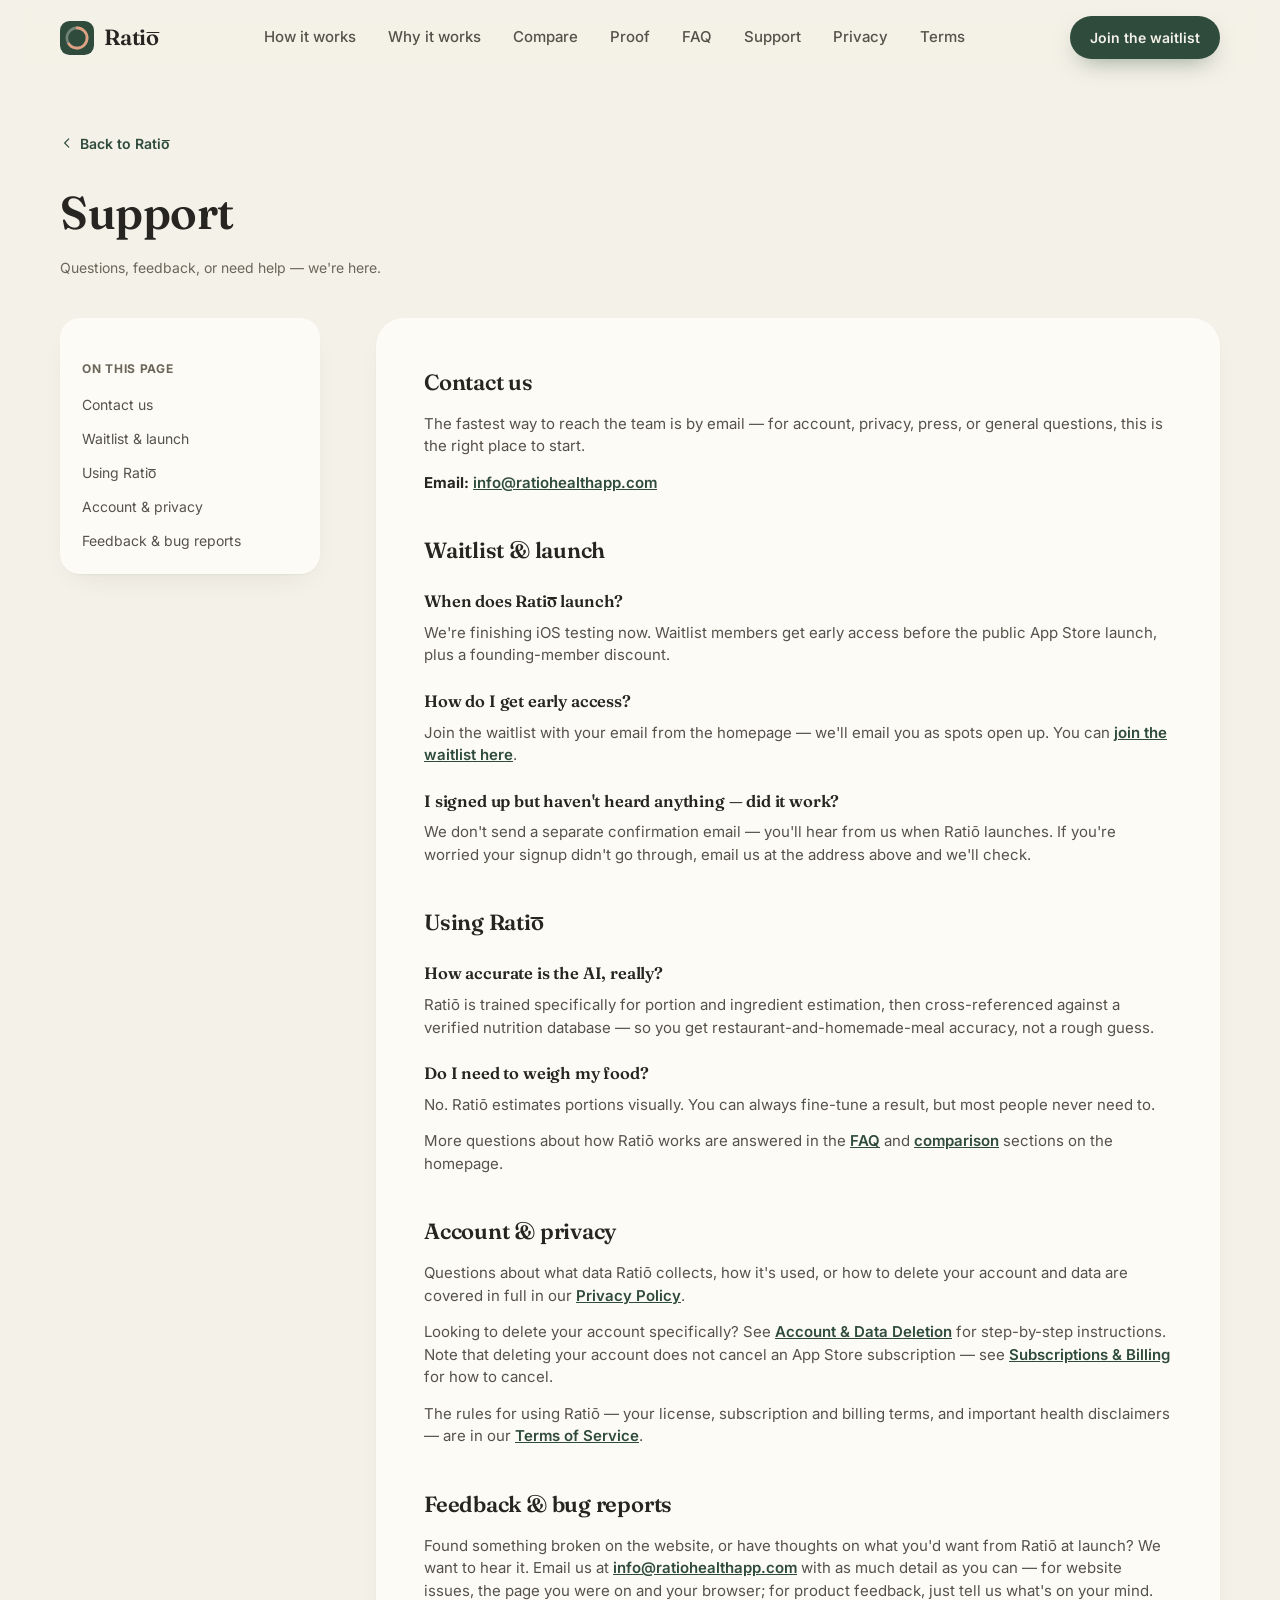
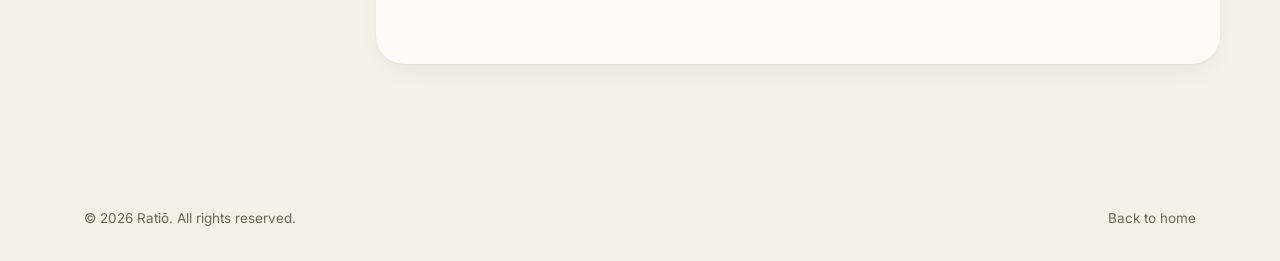
<file: support.html>
<!doctype html>
<html lang="en">
<head>
<meta charset="UTF-8" />
<meta name="viewport" content="width=device-width, initial-scale=1.0" />
<title>Support — Ratiō</title>
<meta name="description" content="Get help with Ratiō — contact support, waitlist and launch questions, account and privacy help, and how to report a bug." />
<meta property="og:title" content="Support — Ratiō" />
<meta property="og:description" content="Contact Ratiō support, get answers to waitlist and launch questions, and find help with your account." />
<meta property="og:type" content="website" />
<meta property="og:url" content="https://ratiohealthapp.com/support.html" />
<meta property="og:image" content="https://ratiohealthapp.com/assets/img/og-image.jpg" />
<meta name="twitter:card" content="summary_large_image" />
<meta name="twitter:image" content="https://ratiohealthapp.com/assets/img/og-image.jpg" />
<meta name="theme-color" content="#f4f1e8" />
<link rel="icon" href="data:image/svg+xml,%3Csvg xmlns='http://www.w3.org/2000/svg' viewBox='0 0 64 64'%3E%3Crect width='64' height='64' rx='16' fill='%232F4B3C'/%3E%3Ccircle cx='32' cy='32' r='19' fill='none' stroke='%23F4F1E8' stroke-width='5'/%3E%3Ccircle cx='32' cy='32' r='19' fill='none' stroke='%23E0A183' stroke-width='5' stroke-dasharray='60 60' stroke-linecap='round' transform='rotate(-90 32 32)'/%3E%3C/svg%3E" />
<link rel="apple-touch-icon" href="assets/img/apple-touch-icon.png" />
<link rel="icon" type="image/png" sizes="32x32" href="assets/img/favicon-32.png" />
<link rel="icon" type="image/png" sizes="512x512" href="assets/img/icon-512.png" />

<link rel="preconnect" href="https://fonts.googleapis.com">
<link rel="preconnect" href="https://fonts.gstatic.com" crossorigin>
<link href="https://fonts.googleapis.com/css2?family=Fraunces:opsz,wght@9..144,500;9..144,600;9..144,700&family=Inter:wght@400;500;600;700;800&display=swap" rel="stylesheet">
<link rel="stylesheet" href="styles.css" />
</head>
<body>

<header class="nav" id="nav">
  <div class="wrap nav-inner">
    <a href="index.html" class="brand">
      <svg class="brand-mark" viewBox="0 0 64 64" fill="none" xmlns="http://www.w3.org/2000/svg">
        <rect width="64" height="64" rx="18" fill="#2F4B3C"/>
        <circle cx="32" cy="32" r="19" fill="none" stroke="#F4F1E8" stroke-width="5" opacity="0.35"/>
        <circle cx="32" cy="32" r="19" fill="none" stroke="#E0A183" stroke-width="5" stroke-dasharray="119.4" stroke-dashoffset="42" stroke-linecap="round" transform="rotate(-90 32 32)"/>
      </svg>
      <span class="brand-name">Rati<span class="o-mac">o</span></span>
    </a>
    <nav class="nav-links">
      <a href="index.html#how-it-works">How it works</a>
      <a href="index.html#why">Why it works</a>
      <a href="index.html#compare">Compare</a>
      <a href="index.html#accuracy">Proof</a>
      <a href="index.html#faq">FAQ</a>
      <a href="support.html">Support</a>
      <a href="privacy.html">Privacy</a>
      <a href="terms.html">Terms</a>
    </nav>
    <div class="nav-cta">
      <a href="index.html#waitlist" class="btn btn-primary">Join the waitlist</a>
    </div>
    <button class="nav-toggle" aria-label="Toggle menu" aria-expanded="false" aria-controls="mobile-menu">
      <svg class="icon-menu" width="18" height="18" viewBox="0 0 18 18" fill="none"><path d="M2 5h14M2 9h14M2 13h14" stroke="#262521" stroke-width="1.6" stroke-linecap="round"/></svg>
      <svg class="icon-close" width="18" height="18" viewBox="0 0 18 18" fill="none"><path d="M3 3l12 12M15 3L3 15" stroke="#262521" stroke-width="1.6" stroke-linecap="round"/></svg>
    </button>
    <nav class="mobile-menu" id="mobile-menu" aria-label="Mobile">
      <a href="index.html#how-it-works">How it works</a>
      <a href="index.html#why">Why it works</a>
      <a href="index.html#compare">Compare</a>
      <a href="index.html#accuracy">Proof</a>
      <a href="index.html#faq">FAQ</a>
      <a href="support.html">Support</a>
      <a href="privacy.html">Privacy</a>
      <a href="terms.html">Terms</a>
      <a href="index.html#waitlist" class="btn btn-primary btn-block">Join the waitlist</a>
    </nav>
  </div>
</header>

<main>
  <div class="wrap legal-hero">
    <a href="index.html" class="back-link">
      <svg width="14" height="14" viewBox="0 0 24 24" fill="none"><path d="M15 5l-7 7 7 7" stroke="#2F4B3C" stroke-width="2" stroke-linecap="round" stroke-linejoin="round"/></svg>
      <span>Back to Rati<span class="o-mac">o</span></span>
    </a>
    <h1>Support</h1>
    <p class="updated">Questions, feedback, or need help — we're here.</p>
  </div>

  <div class="wrap legal-body">
    <div class="legal-layout">
      <aside class="legal-toc">
        <h5>On this page</h5>
        <ul>
          <li><a href="#contact">Contact us</a></li>
          <li><a href="#waitlist-questions">Waitlist & launch</a></li>
          <li><a href="#using-ratio">Using Rati<span class="o-mac">o</span></a></li>
          <li><a href="#account-privacy">Account & privacy</a></li>
          <li><a href="#feedback">Feedback & bug reports</a></li>
        </ul>
      </aside>

      <article class="legal-content">
        <h2 id="contact">Contact us</h2>
        <p>The fastest way to reach the team is by email — for account, privacy, press, or general questions, this is the right place to start.</p>
        <p><strong>Email:</strong> <a href="mailto:info@ratiohealthapp.com" style="color:var(--green); font-weight:600;">info@ratiohealthapp.com</a></p>

        <h2 id="waitlist-questions">Waitlist & launch</h2>
        <h3>When does Rati<span class="o-mac">o</span> launch?</h3>
        <p>We're finishing iOS testing now. Waitlist members get early access before the public App Store launch, plus a founding-member discount.</p>
        <h3>How do I get early access?</h3>
        <p>Join the waitlist with your email from the homepage — we'll email you as spots open up. You can <a href="index.html#waitlist" style="color:var(--green); font-weight:600;">join the waitlist here</a>.</p>
        <h3>I signed up but haven't heard anything — did it work?</h3>
        <p>We don't send a separate confirmation email — you'll hear from us when Ratiō launches. If you're worried your signup didn't go through, email us at the address above and we'll check.</p>

        <h2 id="using-ratio">Using Rati<span class="o-mac">o</span></h2>
        <h3>How accurate is the AI, really?</h3>
        <p>Ratiō is trained specifically for portion and ingredient estimation, then cross-referenced against a verified nutrition database — so you get restaurant-and-homemade-meal accuracy, not a rough guess.</p>
        <h3>Do I need to weigh my food?</h3>
        <p>No. Ratiō estimates portions visually. You can always fine-tune a result, but most people never need to.</p>
        <p>More questions about how Ratiō works are answered in the <a href="index.html#faq" style="color:var(--green); font-weight:600;">FAQ</a> and <a href="index.html#compare" style="color:var(--green); font-weight:600;">comparison</a> sections on the homepage.</p>

        <h2 id="account-privacy">Account & privacy</h2>
        <p>Questions about what data Ratiō collects, how it's used, or how to delete your account and data are covered in full in our <a href="privacy.html" style="color:var(--green); font-weight:600;">Privacy Policy</a>.</p>
        <p>Looking to delete your account specifically? See <a href="privacy.html#data-deletion" style="color:var(--green); font-weight:600;">Account & Data Deletion</a> for step-by-step instructions. Note that deleting your account does not cancel an App Store subscription — see <a href="terms.html#subscriptions" style="color:var(--green); font-weight:600;">Subscriptions &amp; Billing</a> for how to cancel.</p>
        <p>The rules for using Ratiō — your license, subscription and billing terms, and important health disclaimers — are in our <a href="terms.html" style="color:var(--green); font-weight:600;">Terms of Service</a>.</p>

        <h2 id="feedback">Feedback & bug reports</h2>
        <p>Found something broken on the website, or have thoughts on what you'd want from Ratiō at launch? We want to hear it. Email us at <a href="mailto:info@ratiohealthapp.com" style="color:var(--green); font-weight:600;">info@ratiohealthapp.com</a> with as much detail as you can — for website issues, the page you were on and your browser; for product feedback, just tell us what's on your mind.</p>
      </article>
    </div>
  </div>
</main>

<footer>
  <div class="wrap">
    <div class="footer-bottom">
      <span>© 2026 Ratiō. All rights reserved.</span>
      <span><a href="index.html">Back to home</a></span>
    </div>
  </div>
</footer>

<script src="script.js"></script>
</body>
</html>
</file>
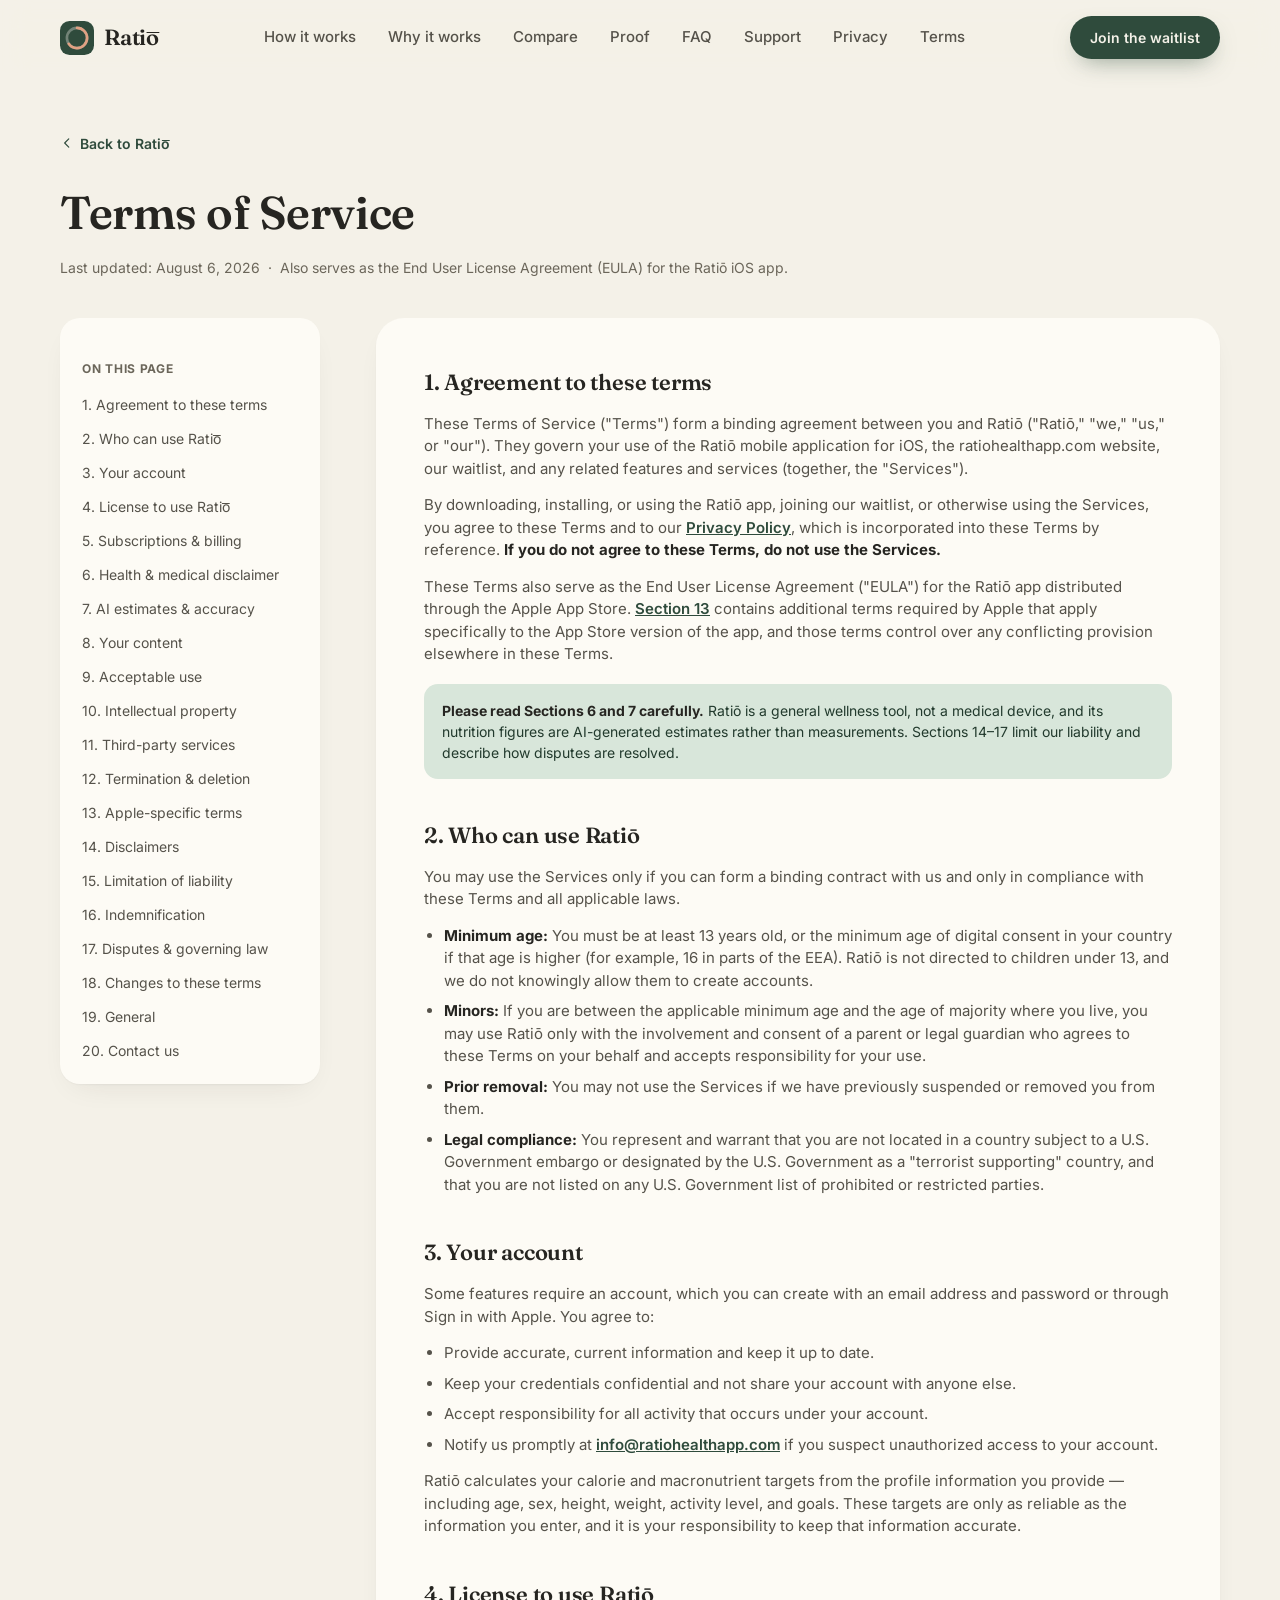
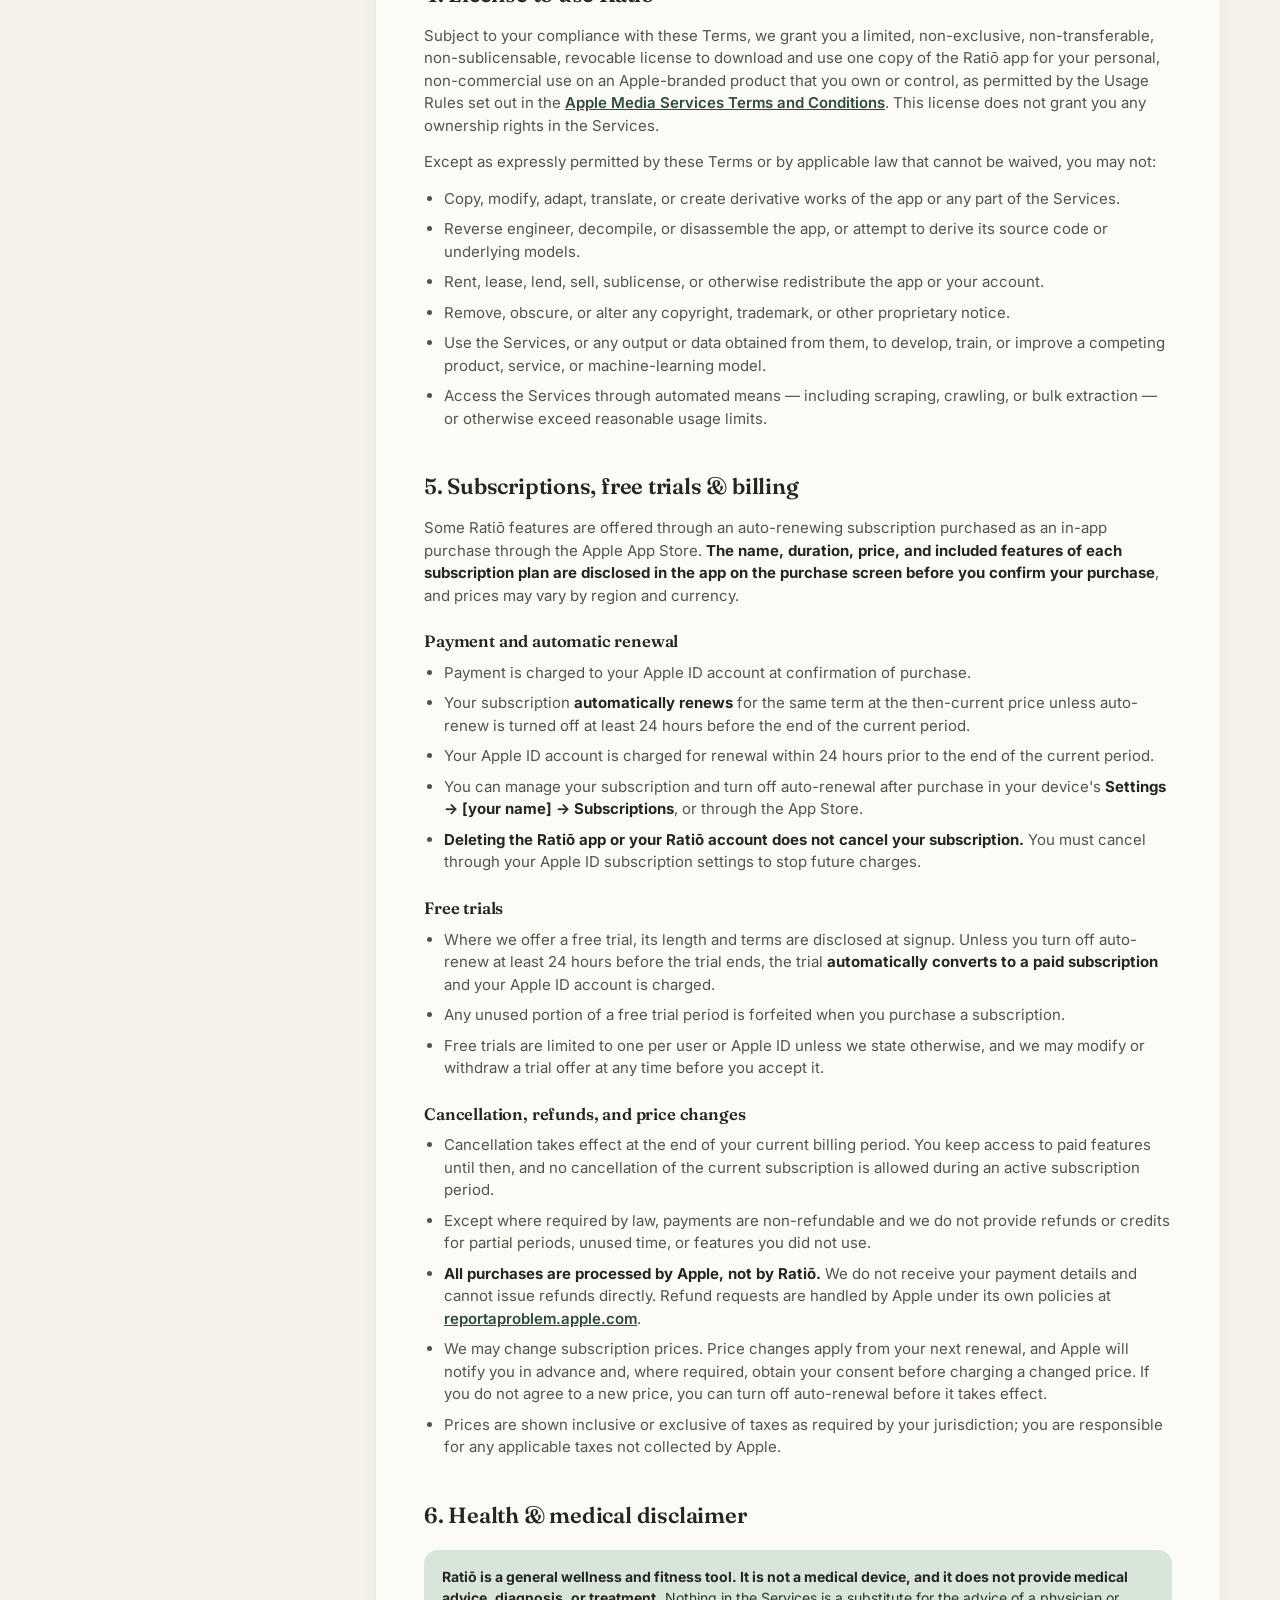
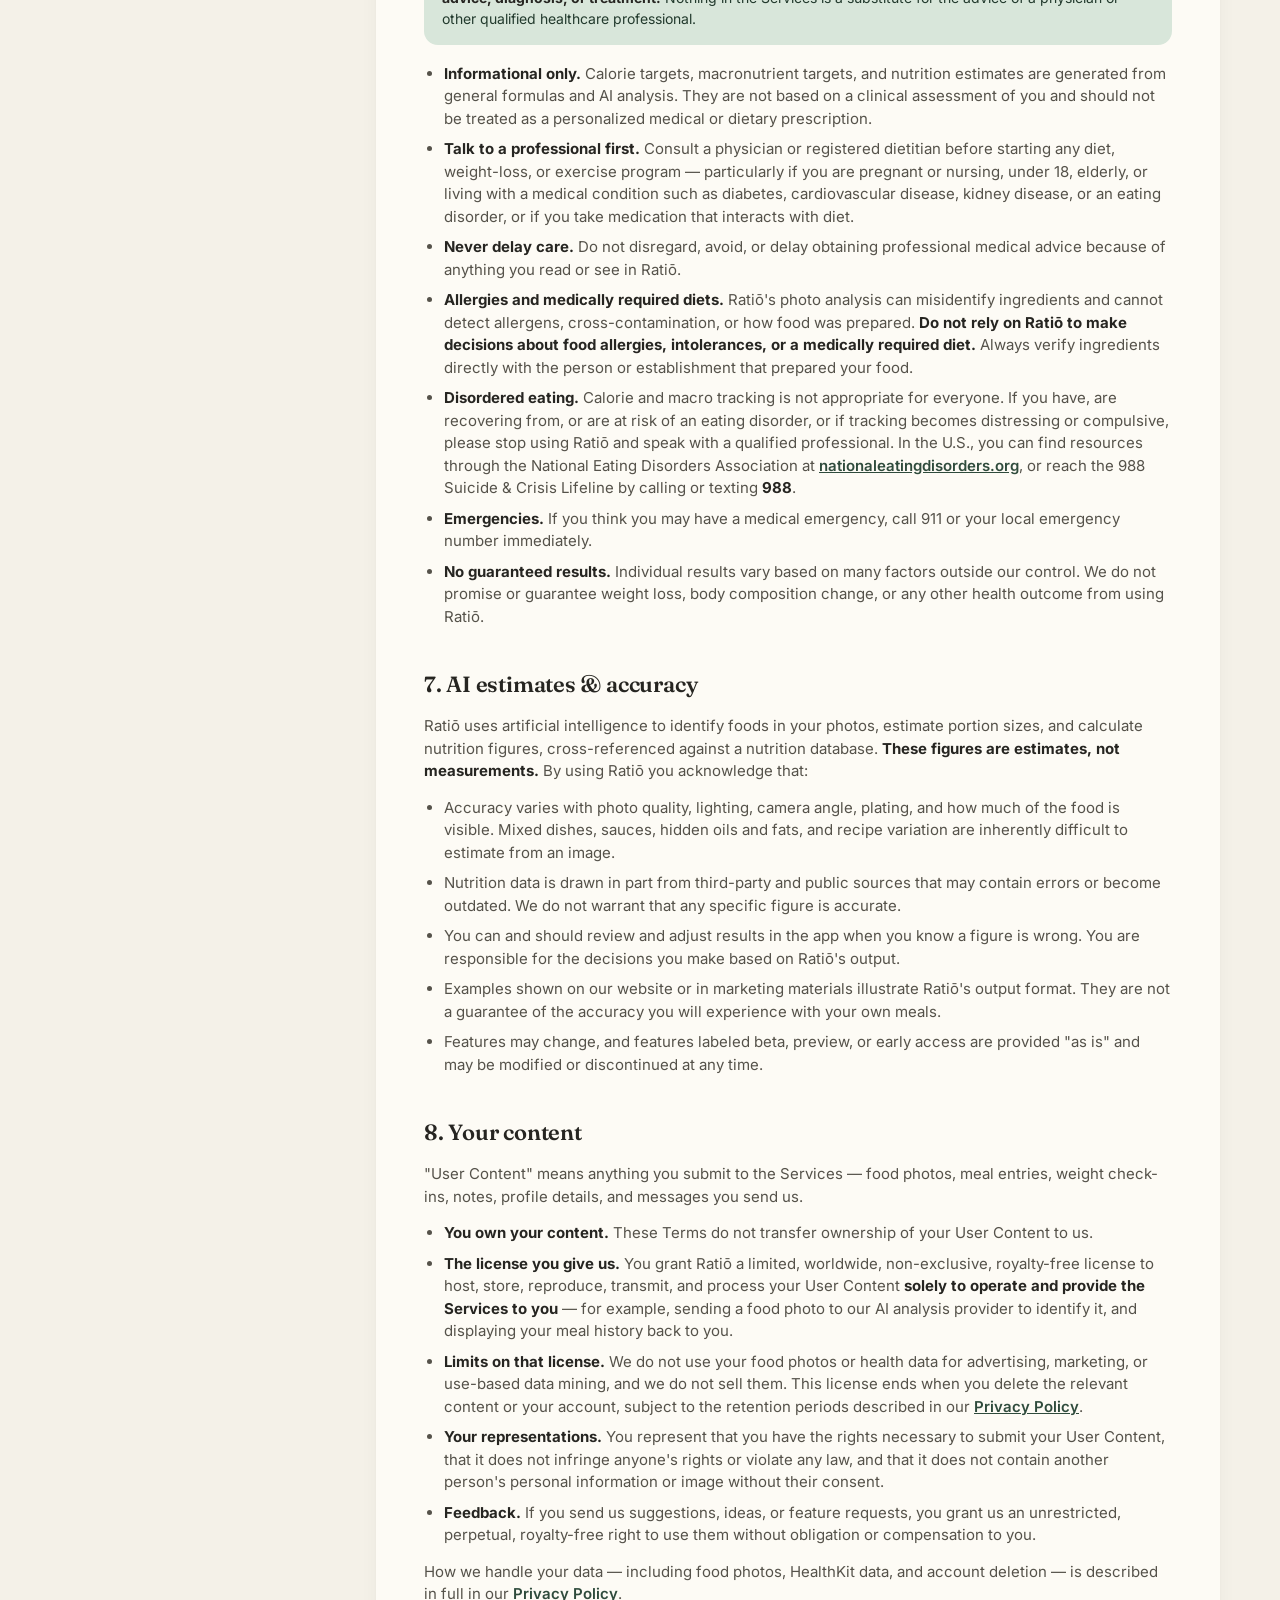
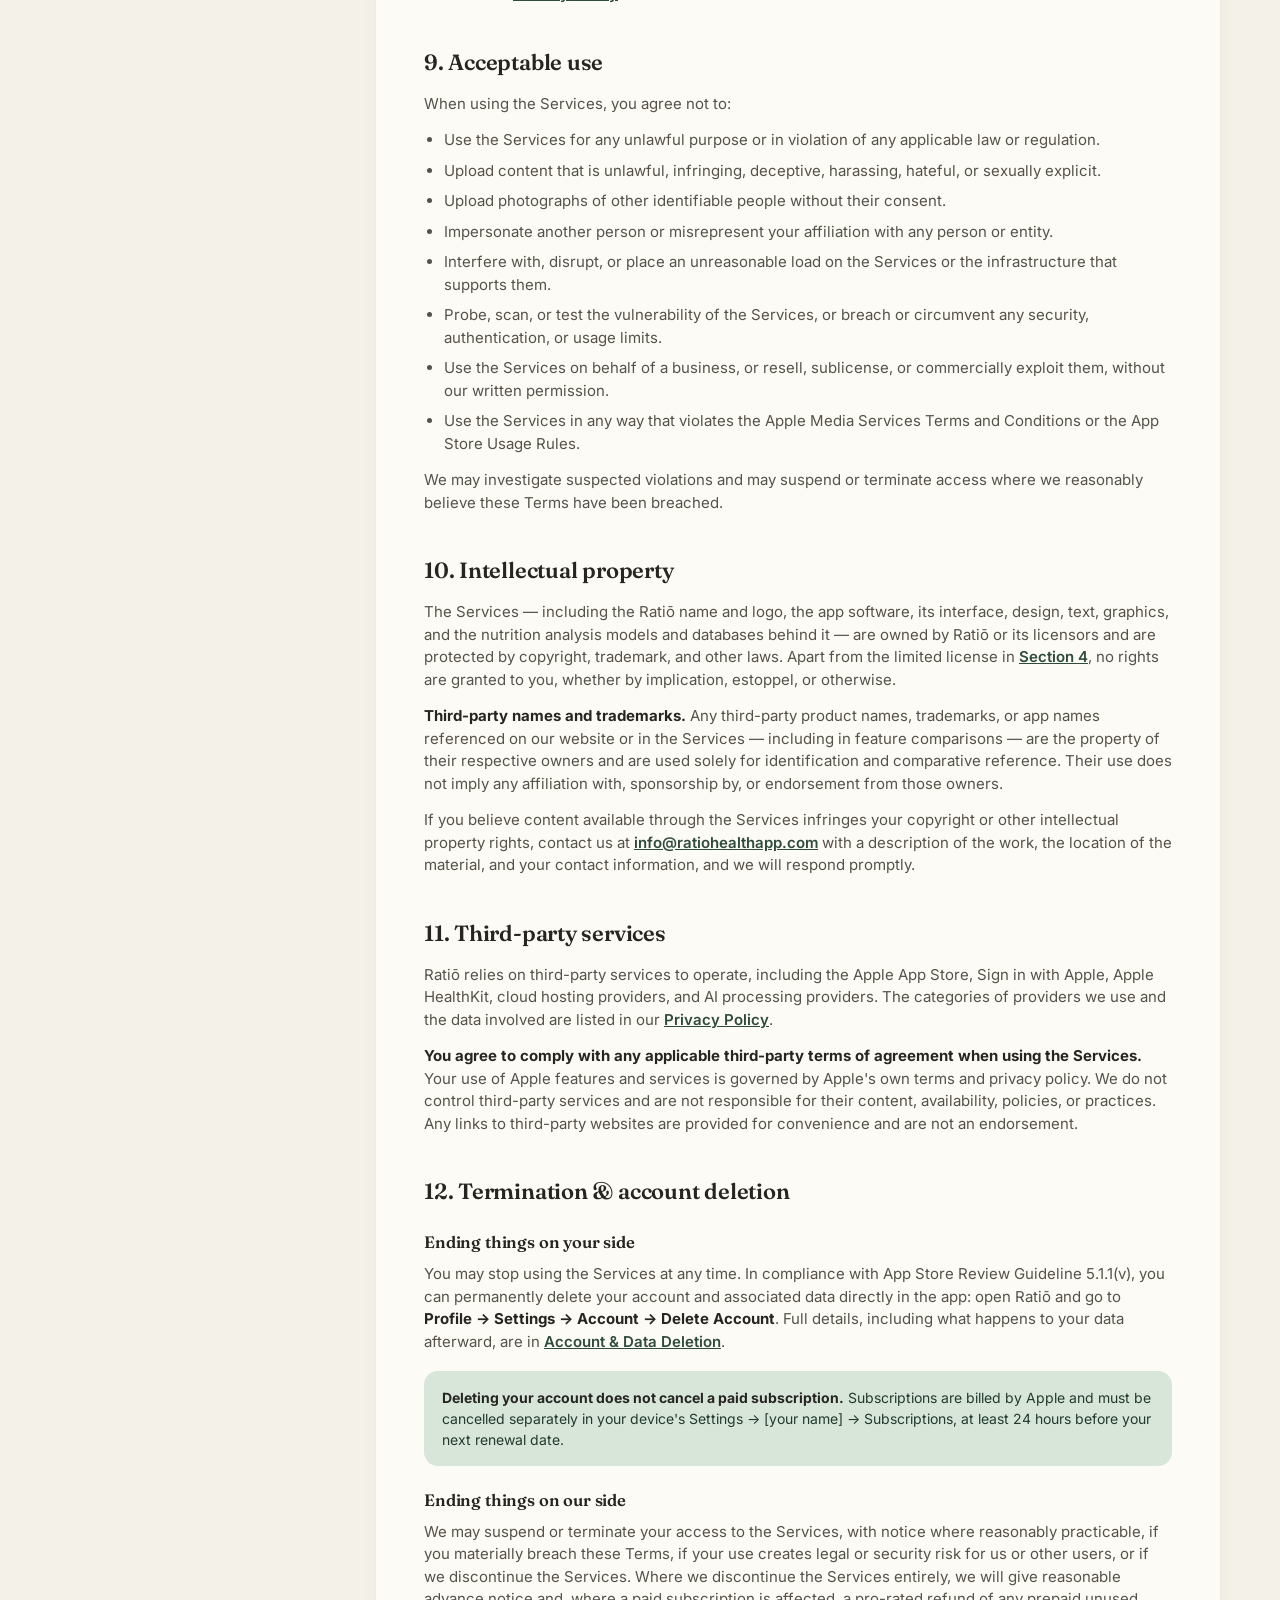
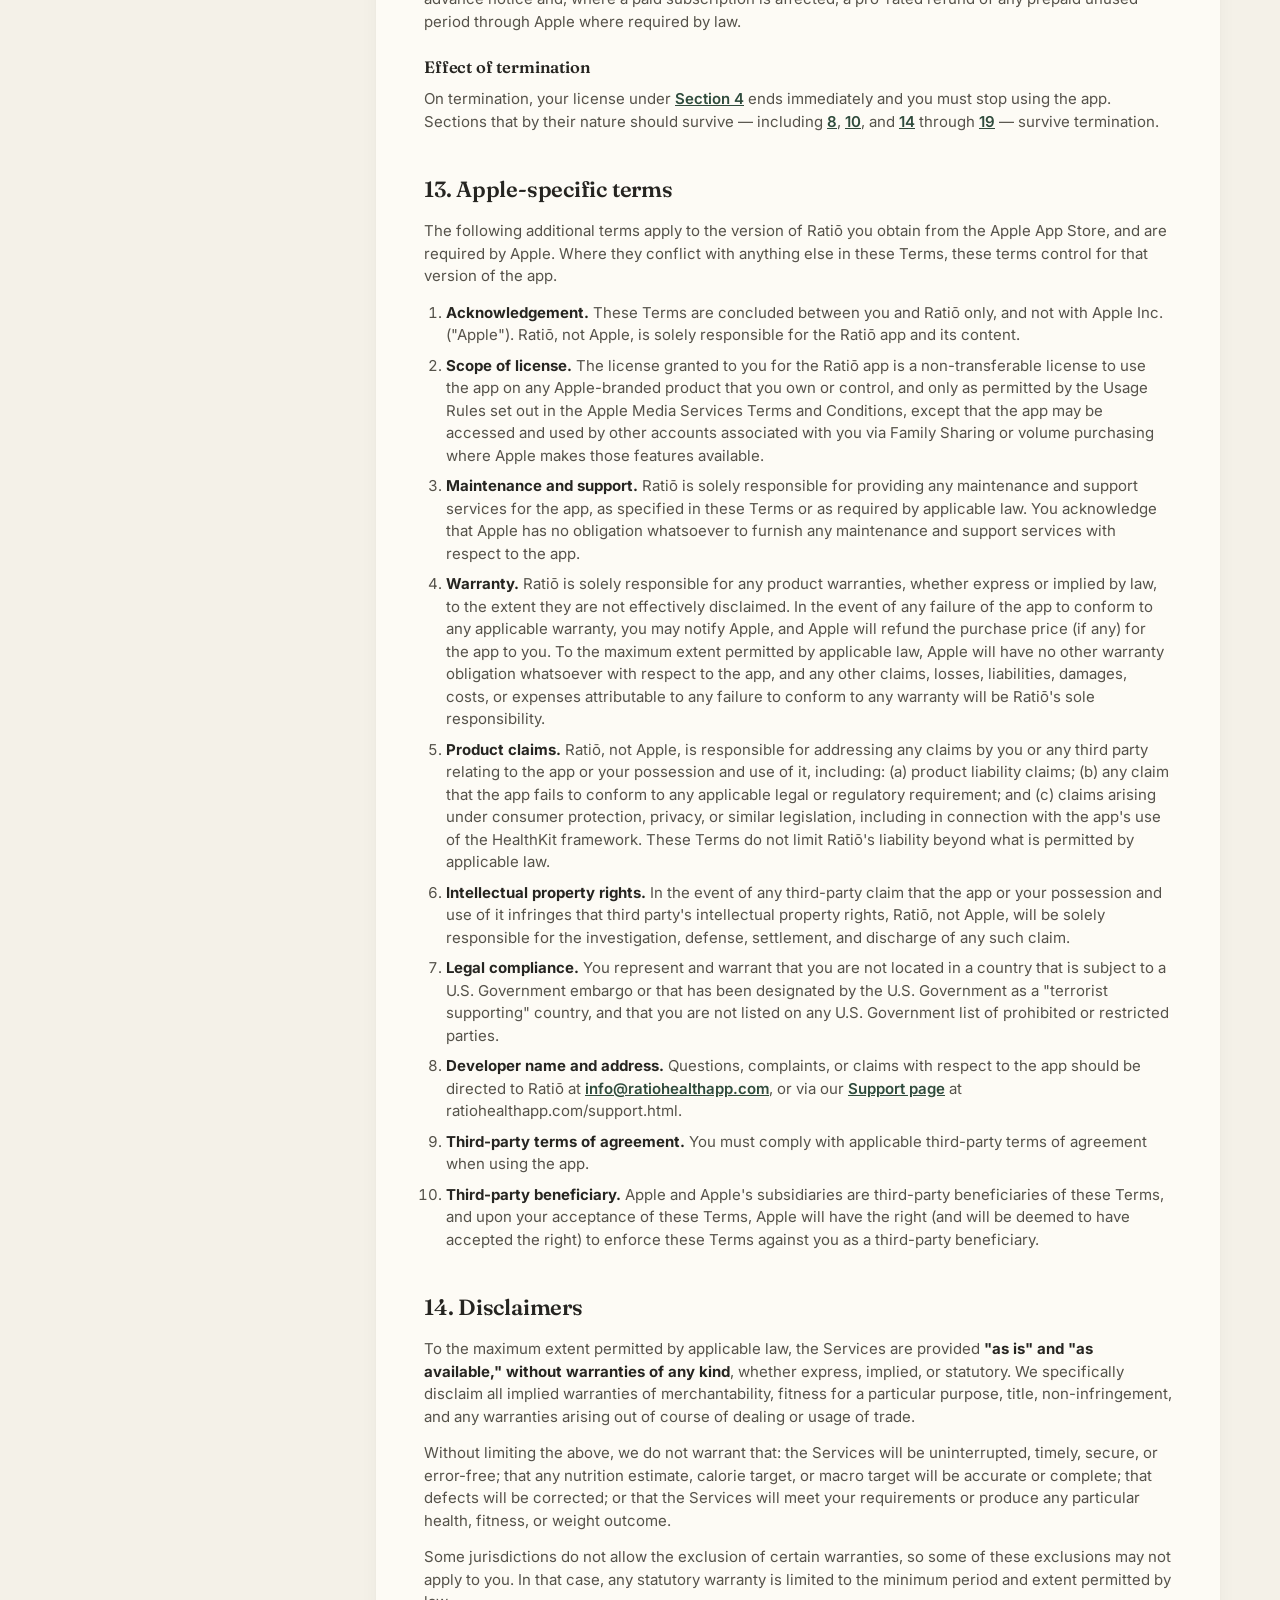
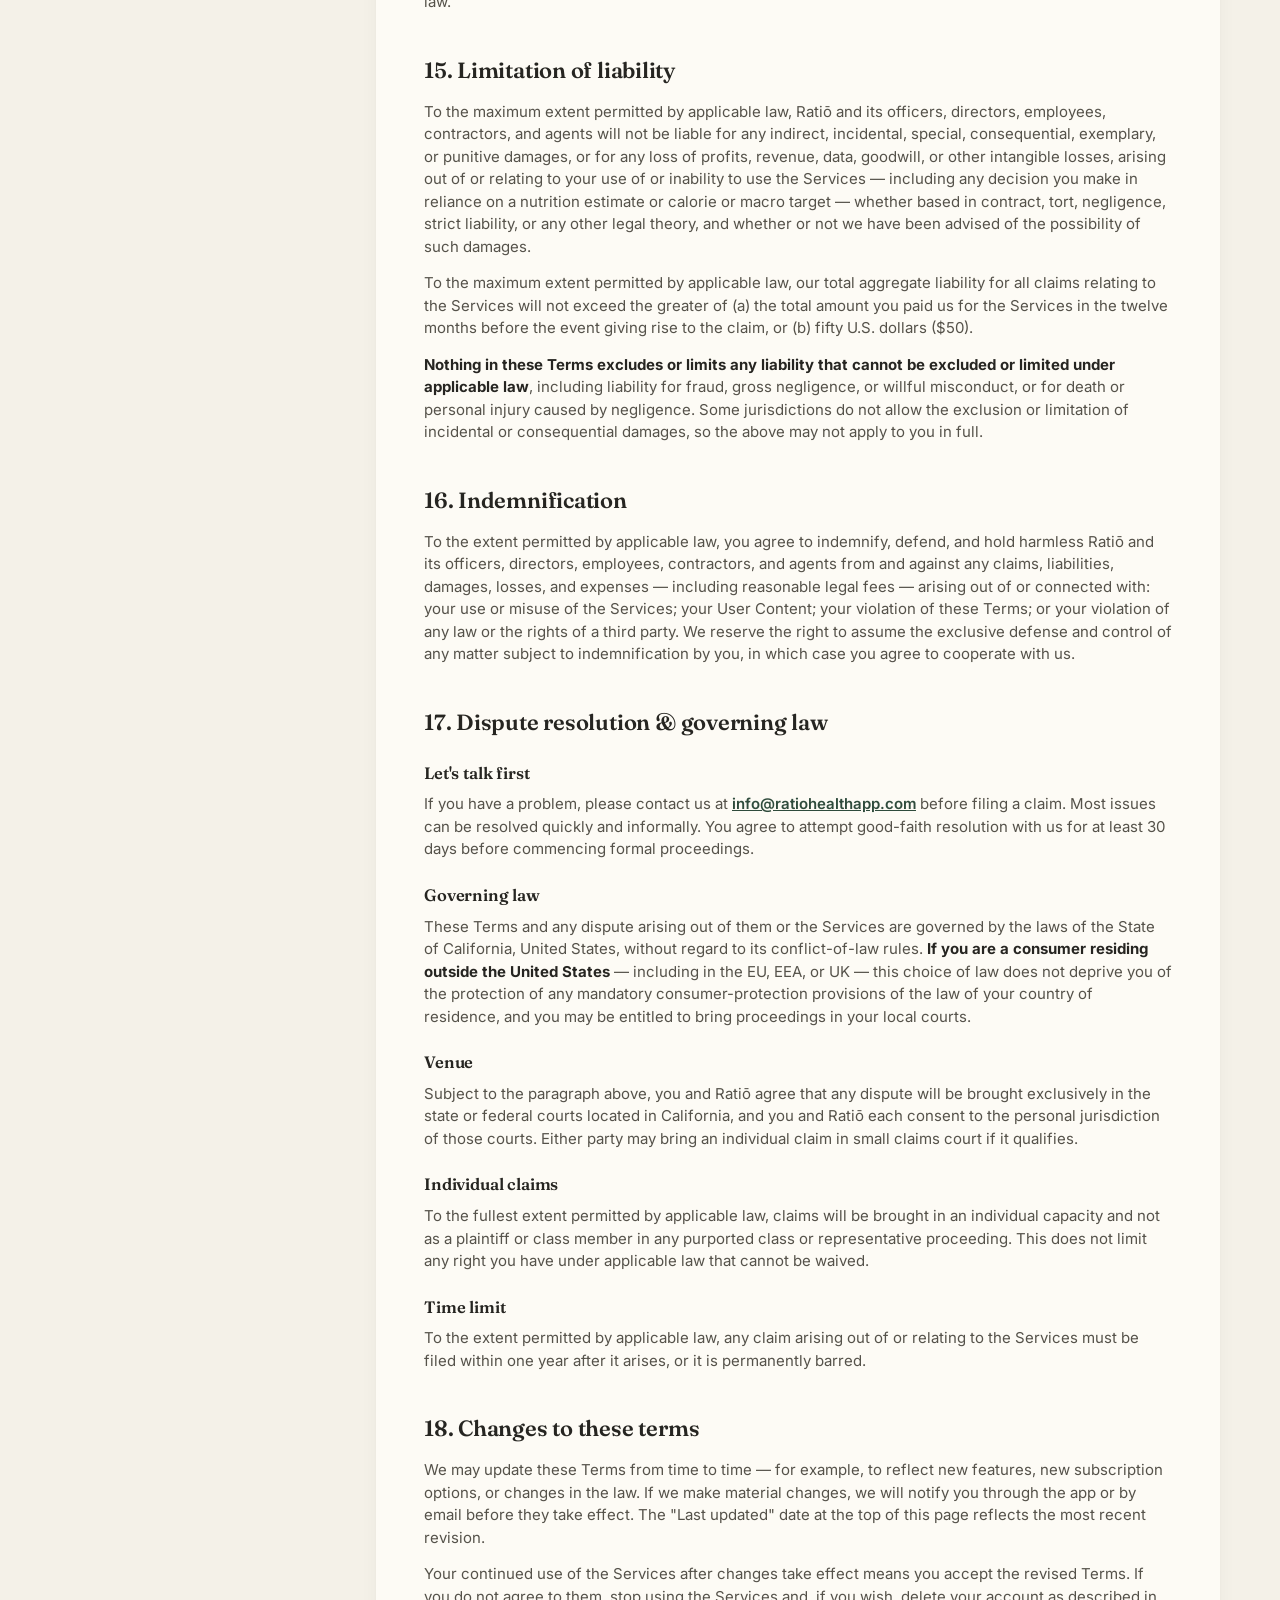
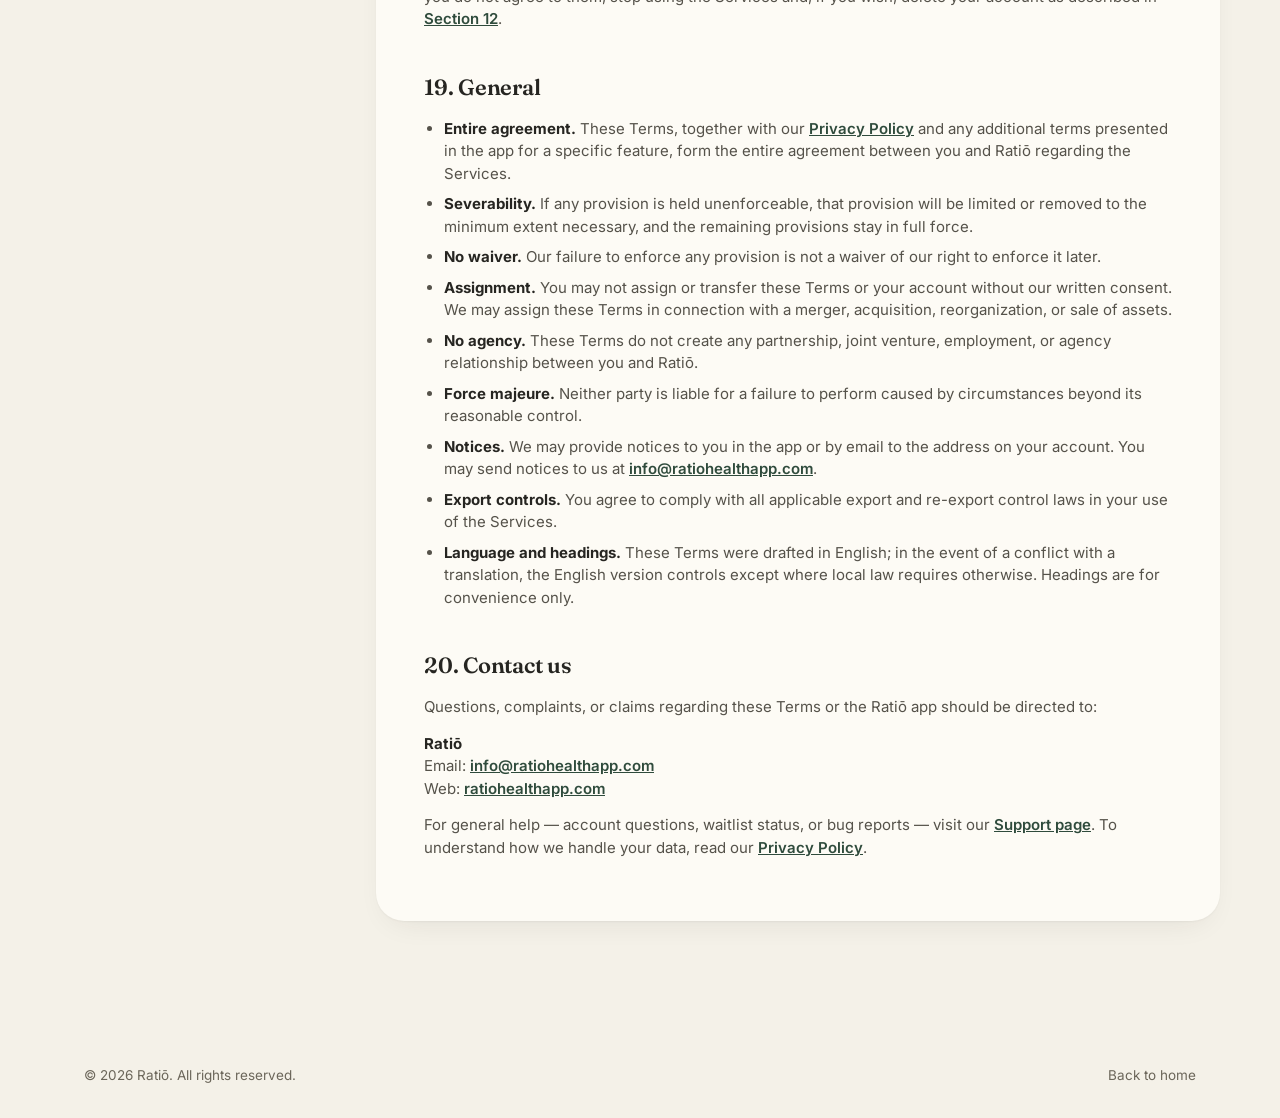
<file: terms.html>
<!doctype html>
<html lang="en">
<head>
<meta charset="UTF-8" />
<meta name="viewport" content="width=device-width, initial-scale=1.0" />
<title>Terms of Service — Ratiō</title>
<meta name="description" content="Ratiō's Terms of Service and End User License Agreement: your license to use the app, subscription and billing terms, health disclaimers, and your rights and responsibilities." />
<meta property="og:title" content="Terms of Service — Ratiō" />
<meta property="og:description" content="The terms that govern your use of the Ratiō app and website, including subscription, billing, and health disclaimers." />
<meta property="og:type" content="website" />
<meta property="og:url" content="https://ratiohealthapp.com/terms.html" />
<meta property="og:image" content="https://ratiohealthapp.com/assets/img/og-image.jpg" />
<meta name="twitter:card" content="summary_large_image" />
<meta name="twitter:image" content="https://ratiohealthapp.com/assets/img/og-image.jpg" />
<meta name="theme-color" content="#f4f1e8" />
<link rel="icon" href="data:image/svg+xml,%3Csvg xmlns='http://www.w3.org/2000/svg' viewBox='0 0 64 64'%3E%3Crect width='64' height='64' rx='16' fill='%232F4B3C'/%3E%3Ccircle cx='32' cy='32' r='19' fill='none' stroke='%23F4F1E8' stroke-width='5'/%3E%3Ccircle cx='32' cy='32' r='19' fill='none' stroke='%23E0A183' stroke-width='5' stroke-dasharray='60 60' stroke-linecap='round' transform='rotate(-90 32 32)'/%3E%3C/svg%3E" />
<link rel="apple-touch-icon" href="assets/img/apple-touch-icon.png" />
<link rel="icon" type="image/png" sizes="32x32" href="assets/img/favicon-32.png" />
<link rel="icon" type="image/png" sizes="512x512" href="assets/img/icon-512.png" />

<link rel="preconnect" href="https://fonts.googleapis.com">
<link rel="preconnect" href="https://fonts.gstatic.com" crossorigin>
<link href="https://fonts.googleapis.com/css2?family=Fraunces:opsz,wght@9..144,500;9..144,600;9..144,700&family=Inter:wght@400;500;600;700;800&display=swap" rel="stylesheet">
<link rel="stylesheet" href="styles.css" />
</head>
<body>

<header class="nav" id="nav">
  <div class="wrap nav-inner">
    <a href="index.html" class="brand">
      <svg class="brand-mark" viewBox="0 0 64 64" fill="none" xmlns="http://www.w3.org/2000/svg">
        <rect width="64" height="64" rx="18" fill="#2F4B3C"/>
        <circle cx="32" cy="32" r="19" fill="none" stroke="#F4F1E8" stroke-width="5" opacity="0.35"/>
        <circle cx="32" cy="32" r="19" fill="none" stroke="#E0A183" stroke-width="5" stroke-dasharray="119.4" stroke-dashoffset="42" stroke-linecap="round" transform="rotate(-90 32 32)"/>
      </svg>
      <span class="brand-name">Rati<span class="o-mac">o</span></span>
    </a>
    <nav class="nav-links">
      <a href="index.html#how-it-works">How it works</a>
      <a href="index.html#why">Why it works</a>
      <a href="index.html#compare">Compare</a>
      <a href="index.html#accuracy">Proof</a>
      <a href="index.html#faq">FAQ</a>
      <a href="support.html">Support</a>
      <a href="privacy.html">Privacy</a>
      <a href="terms.html">Terms</a>
    </nav>
    <div class="nav-cta">
      <a href="index.html#waitlist" class="btn btn-primary">Join the waitlist</a>
    </div>
    <button class="nav-toggle" aria-label="Toggle menu" aria-expanded="false" aria-controls="mobile-menu">
      <svg class="icon-menu" width="18" height="18" viewBox="0 0 18 18" fill="none"><path d="M2 5h14M2 9h14M2 13h14" stroke="#262521" stroke-width="1.6" stroke-linecap="round"/></svg>
      <svg class="icon-close" width="18" height="18" viewBox="0 0 18 18" fill="none"><path d="M3 3l12 12M15 3L3 15" stroke="#262521" stroke-width="1.6" stroke-linecap="round"/></svg>
    </button>
    <nav class="mobile-menu" id="mobile-menu" aria-label="Mobile">
      <a href="index.html#how-it-works">How it works</a>
      <a href="index.html#why">Why it works</a>
      <a href="index.html#compare">Compare</a>
      <a href="index.html#accuracy">Proof</a>
      <a href="index.html#faq">FAQ</a>
      <a href="support.html">Support</a>
      <a href="privacy.html">Privacy</a>
      <a href="terms.html">Terms</a>
      <a href="index.html#waitlist" class="btn btn-primary btn-block">Join the waitlist</a>
    </nav>
  </div>
</header>

<main>
  <div class="wrap legal-hero">
    <a href="index.html" class="back-link">
      <svg width="14" height="14" viewBox="0 0 24 24" fill="none"><path d="M15 5l-7 7 7 7" stroke="#2F4B3C" stroke-width="2" stroke-linecap="round" stroke-linejoin="round"/></svg>
      <span>Back to Rati<span class="o-mac">o</span></span>
    </a>
    <h1>Terms of Service</h1>
    <p class="updated">Last updated: August 6, 2026 &nbsp;·&nbsp; Also serves as the End User License Agreement (EULA) for the Ratiō iOS app.</p>
  </div>

  <div class="wrap legal-body">
    <div class="legal-layout">
      <aside class="legal-toc">
        <h5>On this page</h5>
        <ul>
          <li><a href="#agreement">1. Agreement to these terms</a></li>
          <li><a href="#eligibility">2. Who can use Rati<span class="o-mac">o</span></a></li>
          <li><a href="#account">3. Your account</a></li>
          <li><a href="#license">4. License to use Rati<span class="o-mac">o</span></a></li>
          <li><a href="#subscriptions">5. Subscriptions & billing</a></li>
          <li><a href="#health">6. Health & medical disclaimer</a></li>
          <li><a href="#accuracy">7. AI estimates & accuracy</a></li>
          <li><a href="#your-content">8. Your content</a></li>
          <li><a href="#acceptable-use">9. Acceptable use</a></li>
          <li><a href="#ip">10. Intellectual property</a></li>
          <li><a href="#third-party">11. Third-party services</a></li>
          <li><a href="#termination">12. Termination & deletion</a></li>
          <li><a href="#apple">13. Apple-specific terms</a></li>
          <li><a href="#disclaimers">14. Disclaimers</a></li>
          <li><a href="#liability">15. Limitation of liability</a></li>
          <li><a href="#indemnification">16. Indemnification</a></li>
          <li><a href="#disputes">17. Disputes & governing law</a></li>
          <li><a href="#changes">18. Changes to these terms</a></li>
          <li><a href="#general">19. General</a></li>
          <li><a href="#contact">20. Contact us</a></li>
        </ul>
      </aside>

      <article class="legal-content">
        <h2 id="agreement">1. Agreement to these terms</h2>
        <p>These Terms of Service ("Terms") form a binding agreement between you and Ratiō ("Ratiō," "we," "us," or "our"). They govern your use of the Ratiō mobile application for iOS, the ratiohealthapp.com website, our waitlist, and any related features and services (together, the "Services").</p>
        <p>By downloading, installing, or using the Ratiō app, joining our waitlist, or otherwise using the Services, you agree to these Terms and to our <a href="privacy.html">Privacy Policy</a>, which is incorporated into these Terms by reference. <strong>If you do not agree to these Terms, do not use the Services.</strong></p>
        <p>These Terms also serve as the End User License Agreement ("EULA") for the Ratiō app distributed through the Apple App Store. <a href="#apple">Section 13</a> contains additional terms required by Apple that apply specifically to the App Store version of the app, and those terms control over any conflicting provision elsewhere in these Terms.</p>
        <div class="legal-note"><strong>Please read Sections 6 and 7 carefully.</strong> Ratiō is a general wellness tool, not a medical device, and its nutrition figures are AI-generated estimates rather than measurements. Sections 14–17 limit our liability and describe how disputes are resolved.</div>

        <h2 id="eligibility">2. Who can use Ratiō</h2>
        <p>You may use the Services only if you can form a binding contract with us and only in compliance with these Terms and all applicable laws.</p>
        <ul>
          <li><strong>Minimum age:</strong> You must be at least 13 years old, or the minimum age of digital consent in your country if that age is higher (for example, 16 in parts of the EEA). Ratiō is not directed to children under 13, and we do not knowingly allow them to create accounts.</li>
          <li><strong>Minors:</strong> If you are between the applicable minimum age and the age of majority where you live, you may use Ratiō only with the involvement and consent of a parent or legal guardian who agrees to these Terms on your behalf and accepts responsibility for your use.</li>
          <li><strong>Prior removal:</strong> You may not use the Services if we have previously suspended or removed you from them.</li>
          <li><strong>Legal compliance:</strong> You represent and warrant that you are not located in a country subject to a U.S. Government embargo or designated by the U.S. Government as a "terrorist supporting" country, and that you are not listed on any U.S. Government list of prohibited or restricted parties.</li>
        </ul>

        <h2 id="account">3. Your account</h2>
        <p>Some features require an account, which you can create with an email address and password or through Sign in with Apple. You agree to:</p>
        <ul>
          <li>Provide accurate, current information and keep it up to date.</li>
          <li>Keep your credentials confidential and not share your account with anyone else.</li>
          <li>Accept responsibility for all activity that occurs under your account.</li>
          <li>Notify us promptly at <a href="mailto:info@ratiohealthapp.com">info@ratiohealthapp.com</a> if you suspect unauthorized access to your account.</li>
        </ul>
        <p>Ratiō calculates your calorie and macronutrient targets from the profile information you provide — including age, sex, height, weight, activity level, and goals. These targets are only as reliable as the information you enter, and it is your responsibility to keep that information accurate.</p>

        <h2 id="license">4. License to use Ratiō</h2>
        <p>Subject to your compliance with these Terms, we grant you a limited, non-exclusive, non-transferable, non-sublicensable, revocable license to download and use one copy of the Ratiō app for your personal, non-commercial use on an Apple-branded product that you own or control, as permitted by the Usage Rules set out in the <a href="https://www.apple.com/legal/internet-services/itunes/" target="_blank" rel="noopener">Apple Media Services Terms and Conditions</a>. This license does not grant you any ownership rights in the Services.</p>
        <p>Except as expressly permitted by these Terms or by applicable law that cannot be waived, you may not:</p>
        <ul>
          <li>Copy, modify, adapt, translate, or create derivative works of the app or any part of the Services.</li>
          <li>Reverse engineer, decompile, or disassemble the app, or attempt to derive its source code or underlying models.</li>
          <li>Rent, lease, lend, sell, sublicense, or otherwise redistribute the app or your account.</li>
          <li>Remove, obscure, or alter any copyright, trademark, or other proprietary notice.</li>
          <li>Use the Services, or any output or data obtained from them, to develop, train, or improve a competing product, service, or machine-learning model.</li>
          <li>Access the Services through automated means — including scraping, crawling, or bulk extraction — or otherwise exceed reasonable usage limits.</li>
        </ul>

        <h2 id="subscriptions">5. Subscriptions, free trials & billing</h2>
        <p>Some Ratiō features are offered through an auto-renewing subscription purchased as an in-app purchase through the Apple App Store. <strong>The name, duration, price, and included features of each subscription plan are disclosed in the app on the purchase screen before you confirm your purchase</strong>, and prices may vary by region and currency.</p>

        <h3>Payment and automatic renewal</h3>
        <ul>
          <li>Payment is charged to your Apple ID account at confirmation of purchase.</li>
          <li>Your subscription <strong>automatically renews</strong> for the same term at the then-current price unless auto-renew is turned off at least 24 hours before the end of the current period.</li>
          <li>Your Apple ID account is charged for renewal within 24 hours prior to the end of the current period.</li>
          <li>You can manage your subscription and turn off auto-renewal after purchase in your device's <strong>Settings → [your name] → Subscriptions</strong>, or through the App Store.</li>
          <li><strong>Deleting the Ratiō app or your Ratiō account does not cancel your subscription.</strong> You must cancel through your Apple ID subscription settings to stop future charges.</li>
        </ul>

        <h3>Free trials</h3>
        <ul>
          <li>Where we offer a free trial, its length and terms are disclosed at signup. Unless you turn off auto-renew at least 24 hours before the trial ends, the trial <strong>automatically converts to a paid subscription</strong> and your Apple ID account is charged.</li>
          <li>Any unused portion of a free trial period is forfeited when you purchase a subscription.</li>
          <li>Free trials are limited to one per user or Apple ID unless we state otherwise, and we may modify or withdraw a trial offer at any time before you accept it.</li>
        </ul>

        <h3>Cancellation, refunds, and price changes</h3>
        <ul>
          <li>Cancellation takes effect at the end of your current billing period. You keep access to paid features until then, and no cancellation of the current subscription is allowed during an active subscription period.</li>
          <li>Except where required by law, payments are non-refundable and we do not provide refunds or credits for partial periods, unused time, or features you did not use.</li>
          <li><strong>All purchases are processed by Apple, not by Ratiō.</strong> We do not receive your payment details and cannot issue refunds directly. Refund requests are handled by Apple under its own policies at <a href="https://reportaproblem.apple.com" target="_blank" rel="noopener">reportaproblem.apple.com</a>.</li>
          <li>We may change subscription prices. Price changes apply from your next renewal, and Apple will notify you in advance and, where required, obtain your consent before charging a changed price. If you do not agree to a new price, you can turn off auto-renewal before it takes effect.</li>
          <li>Prices are shown inclusive or exclusive of taxes as required by your jurisdiction; you are responsible for any applicable taxes not collected by Apple.</li>
        </ul>

        <h2 id="health">6. Health & medical disclaimer</h2>
        <div class="legal-note"><strong>Ratiō is a general wellness and fitness tool. It is not a medical device, and it does not provide medical advice, diagnosis, or treatment.</strong> Nothing in the Services is a substitute for the advice of a physician or other qualified healthcare professional.</div>
        <ul>
          <li><strong>Informational only.</strong> Calorie targets, macronutrient targets, and nutrition estimates are generated from general formulas and AI analysis. They are not based on a clinical assessment of you and should not be treated as a personalized medical or dietary prescription.</li>
          <li><strong>Talk to a professional first.</strong> Consult a physician or registered dietitian before starting any diet, weight-loss, or exercise program — particularly if you are pregnant or nursing, under 18, elderly, or living with a medical condition such as diabetes, cardiovascular disease, kidney disease, or an eating disorder, or if you take medication that interacts with diet.</li>
          <li><strong>Never delay care.</strong> Do not disregard, avoid, or delay obtaining professional medical advice because of anything you read or see in Ratiō.</li>
          <li><strong>Allergies and medically required diets.</strong> Ratiō's photo analysis can misidentify ingredients and cannot detect allergens, cross-contamination, or how food was prepared. <strong>Do not rely on Ratiō to make decisions about food allergies, intolerances, or a medically required diet.</strong> Always verify ingredients directly with the person or establishment that prepared your food.</li>
          <li><strong>Disordered eating.</strong> Calorie and macro tracking is not appropriate for everyone. If you have, are recovering from, or are at risk of an eating disorder, or if tracking becomes distressing or compulsive, please stop using Ratiō and speak with a qualified professional. In the U.S., you can find resources through the National Eating Disorders Association at <a href="https://www.nationaleatingdisorders.org" target="_blank" rel="noopener">nationaleatingdisorders.org</a>, or reach the 988 Suicide &amp; Crisis Lifeline by calling or texting <strong>988</strong>.</li>
          <li><strong>Emergencies.</strong> If you think you may have a medical emergency, call 911 or your local emergency number immediately.</li>
          <li><strong>No guaranteed results.</strong> Individual results vary based on many factors outside our control. We do not promise or guarantee weight loss, body composition change, or any other health outcome from using Ratiō.</li>
        </ul>

        <h2 id="accuracy">7. AI estimates & accuracy</h2>
        <p>Ratiō uses artificial intelligence to identify foods in your photos, estimate portion sizes, and calculate nutrition figures, cross-referenced against a nutrition database. <strong>These figures are estimates, not measurements.</strong> By using Ratiō you acknowledge that:</p>
        <ul>
          <li>Accuracy varies with photo quality, lighting, camera angle, plating, and how much of the food is visible. Mixed dishes, sauces, hidden oils and fats, and recipe variation are inherently difficult to estimate from an image.</li>
          <li>Nutrition data is drawn in part from third-party and public sources that may contain errors or become outdated. We do not warrant that any specific figure is accurate.</li>
          <li>You can and should review and adjust results in the app when you know a figure is wrong. You are responsible for the decisions you make based on Ratiō's output.</li>
          <li>Examples shown on our website or in marketing materials illustrate Ratiō's output format. They are not a guarantee of the accuracy you will experience with your own meals.</li>
          <li>Features may change, and features labeled beta, preview, or early access are provided "as is" and may be modified or discontinued at any time.</li>
        </ul>

        <h2 id="your-content">8. Your content</h2>
        <p>"User Content" means anything you submit to the Services — food photos, meal entries, weight check-ins, notes, profile details, and messages you send us.</p>
        <ul>
          <li><strong>You own your content.</strong> These Terms do not transfer ownership of your User Content to us.</li>
          <li><strong>The license you give us.</strong> You grant Ratiō a limited, worldwide, non-exclusive, royalty-free license to host, store, reproduce, transmit, and process your User Content <strong>solely to operate and provide the Services to you</strong> — for example, sending a food photo to our AI analysis provider to identify it, and displaying your meal history back to you.</li>
          <li><strong>Limits on that license.</strong> We do not use your food photos or health data for advertising, marketing, or use-based data mining, and we do not sell them. This license ends when you delete the relevant content or your account, subject to the retention periods described in our <a href="privacy.html#retention">Privacy Policy</a>.</li>
          <li><strong>Your representations.</strong> You represent that you have the rights necessary to submit your User Content, that it does not infringe anyone's rights or violate any law, and that it does not contain another person's personal information or image without their consent.</li>
          <li><strong>Feedback.</strong> If you send us suggestions, ideas, or feature requests, you grant us an unrestricted, perpetual, royalty-free right to use them without obligation or compensation to you.</li>
        </ul>
        <p>How we handle your data — including food photos, HealthKit data, and account deletion — is described in full in our <a href="privacy.html">Privacy Policy</a>.</p>

        <h2 id="acceptable-use">9. Acceptable use</h2>
        <p>When using the Services, you agree not to:</p>
        <ul>
          <li>Use the Services for any unlawful purpose or in violation of any applicable law or regulation.</li>
          <li>Upload content that is unlawful, infringing, deceptive, harassing, hateful, or sexually explicit.</li>
          <li>Upload photographs of other identifiable people without their consent.</li>
          <li>Impersonate another person or misrepresent your affiliation with any person or entity.</li>
          <li>Interfere with, disrupt, or place an unreasonable load on the Services or the infrastructure that supports them.</li>
          <li>Probe, scan, or test the vulnerability of the Services, or breach or circumvent any security, authentication, or usage limits.</li>
          <li>Use the Services on behalf of a business, or resell, sublicense, or commercially exploit them, without our written permission.</li>
          <li>Use the Services in any way that violates the Apple Media Services Terms and Conditions or the App Store Usage Rules.</li>
        </ul>
        <p>We may investigate suspected violations and may suspend or terminate access where we reasonably believe these Terms have been breached.</p>

        <h2 id="ip">10. Intellectual property</h2>
        <p>The Services — including the Ratiō name and logo, the app software, its interface, design, text, graphics, and the nutrition analysis models and databases behind it — are owned by Ratiō or its licensors and are protected by copyright, trademark, and other laws. Apart from the limited license in <a href="#license">Section 4</a>, no rights are granted to you, whether by implication, estoppel, or otherwise.</p>
        <p><strong>Third-party names and trademarks.</strong> Any third-party product names, trademarks, or app names referenced on our website or in the Services — including in feature comparisons — are the property of their respective owners and are used solely for identification and comparative reference. Their use does not imply any affiliation with, sponsorship by, or endorsement from those owners.</p>
        <p>If you believe content available through the Services infringes your copyright or other intellectual property rights, contact us at <a href="mailto:info@ratiohealthapp.com">info@ratiohealthapp.com</a> with a description of the work, the location of the material, and your contact information, and we will respond promptly.</p>

        <h2 id="third-party">11. Third-party services</h2>
        <p>Ratiō relies on third-party services to operate, including the Apple App Store, Sign in with Apple, Apple HealthKit, cloud hosting providers, and AI processing providers. The categories of providers we use and the data involved are listed in our <a href="privacy.html#third-party">Privacy Policy</a>.</p>
        <p><strong>You agree to comply with any applicable third-party terms of agreement when using the Services.</strong> Your use of Apple features and services is governed by Apple's own terms and privacy policy. We do not control third-party services and are not responsible for their content, availability, policies, or practices. Any links to third-party websites are provided for convenience and are not an endorsement.</p>

        <h2 id="termination">12. Termination & account deletion</h2>
        <h3>Ending things on your side</h3>
        <p>You may stop using the Services at any time. In compliance with App Store Review Guideline 5.1.1(v), you can permanently delete your account and associated data directly in the app: open Ratiō and go to <strong>Profile → Settings → Account → Delete Account</strong>. Full details, including what happens to your data afterward, are in <a href="privacy.html#data-deletion">Account &amp; Data Deletion</a>.</p>
        <div class="legal-note"><strong>Deleting your account does not cancel a paid subscription.</strong> Subscriptions are billed by Apple and must be cancelled separately in your device's Settings → [your name] → Subscriptions, at least 24 hours before your next renewal date.</div>

        <h3>Ending things on our side</h3>
        <p>We may suspend or terminate your access to the Services, with notice where reasonably practicable, if you materially breach these Terms, if your use creates legal or security risk for us or other users, or if we discontinue the Services. Where we discontinue the Services entirely, we will give reasonable advance notice and, where a paid subscription is affected, a pro-rated refund of any prepaid unused period through Apple where required by law.</p>

        <h3>Effect of termination</h3>
        <p>On termination, your license under <a href="#license">Section 4</a> ends immediately and you must stop using the app. Sections that by their nature should survive — including <a href="#your-content">8</a>, <a href="#ip">10</a>, and <a href="#disclaimers">14</a> through <a href="#general">19</a> — survive termination.</p>

        <h2 id="apple">13. Apple-specific terms</h2>
        <p>The following additional terms apply to the version of Ratiō you obtain from the Apple App Store, and are required by Apple. Where they conflict with anything else in these Terms, these terms control for that version of the app.</p>
        <ol>
          <li><strong>Acknowledgement.</strong> These Terms are concluded between you and Ratiō only, and not with Apple Inc. ("Apple"). Ratiō, not Apple, is solely responsible for the Ratiō app and its content.</li>
          <li><strong>Scope of license.</strong> The license granted to you for the Ratiō app is a non-transferable license to use the app on any Apple-branded product that you own or control, and only as permitted by the Usage Rules set out in the Apple Media Services Terms and Conditions, except that the app may be accessed and used by other accounts associated with you via Family Sharing or volume purchasing where Apple makes those features available.</li>
          <li><strong>Maintenance and support.</strong> Ratiō is solely responsible for providing any maintenance and support services for the app, as specified in these Terms or as required by applicable law. You acknowledge that Apple has no obligation whatsoever to furnish any maintenance and support services with respect to the app.</li>
          <li><strong>Warranty.</strong> Ratiō is solely responsible for any product warranties, whether express or implied by law, to the extent they are not effectively disclaimed. In the event of any failure of the app to conform to any applicable warranty, you may notify Apple, and Apple will refund the purchase price (if any) for the app to you. To the maximum extent permitted by applicable law, Apple will have no other warranty obligation whatsoever with respect to the app, and any other claims, losses, liabilities, damages, costs, or expenses attributable to any failure to conform to any warranty will be Ratiō's sole responsibility.</li>
          <li><strong>Product claims.</strong> Ratiō, not Apple, is responsible for addressing any claims by you or any third party relating to the app or your possession and use of it, including: (a) product liability claims; (b) any claim that the app fails to conform to any applicable legal or regulatory requirement; and (c) claims arising under consumer protection, privacy, or similar legislation, including in connection with the app's use of the HealthKit framework. These Terms do not limit Ratiō's liability beyond what is permitted by applicable law.</li>
          <li><strong>Intellectual property rights.</strong> In the event of any third-party claim that the app or your possession and use of it infringes that third party's intellectual property rights, Ratiō, not Apple, will be solely responsible for the investigation, defense, settlement, and discharge of any such claim.</li>
          <li><strong>Legal compliance.</strong> You represent and warrant that you are not located in a country that is subject to a U.S. Government embargo or that has been designated by the U.S. Government as a "terrorist supporting" country, and that you are not listed on any U.S. Government list of prohibited or restricted parties.</li>
          <li><strong>Developer name and address.</strong> Questions, complaints, or claims with respect to the app should be directed to Ratiō at <a href="mailto:info@ratiohealthapp.com">info@ratiohealthapp.com</a>, or via our <a href="support.html">Support page</a> at ratiohealthapp.com/support.html.
            <!-- Apple's EULA minimum terms also call for a postal address. Add your business mailing address here before submitting to App Review, e.g.:
                 <br />Mailing address: 123 Example Street, City, CA 90000, United States -->
          </li>
          <li><strong>Third-party terms of agreement.</strong> You must comply with applicable third-party terms of agreement when using the app.</li>
          <li><strong>Third-party beneficiary.</strong> Apple and Apple's subsidiaries are third-party beneficiaries of these Terms, and upon your acceptance of these Terms, Apple will have the right (and will be deemed to have accepted the right) to enforce these Terms against you as a third-party beneficiary.</li>
        </ol>

        <h2 id="disclaimers">14. Disclaimers</h2>
        <p>To the maximum extent permitted by applicable law, the Services are provided <strong>"as is" and "as available," without warranties of any kind</strong>, whether express, implied, or statutory. We specifically disclaim all implied warranties of merchantability, fitness for a particular purpose, title, non-infringement, and any warranties arising out of course of dealing or usage of trade.</p>
        <p>Without limiting the above, we do not warrant that: the Services will be uninterrupted, timely, secure, or error-free; that any nutrition estimate, calorie target, or macro target will be accurate or complete; that defects will be corrected; or that the Services will meet your requirements or produce any particular health, fitness, or weight outcome.</p>
        <p>Some jurisdictions do not allow the exclusion of certain warranties, so some of these exclusions may not apply to you. In that case, any statutory warranty is limited to the minimum period and extent permitted by law.</p>

        <h2 id="liability">15. Limitation of liability</h2>
        <p>To the maximum extent permitted by applicable law, Ratiō and its officers, directors, employees, contractors, and agents will not be liable for any indirect, incidental, special, consequential, exemplary, or punitive damages, or for any loss of profits, revenue, data, goodwill, or other intangible losses, arising out of or relating to your use of or inability to use the Services — including any decision you make in reliance on a nutrition estimate or calorie or macro target — whether based in contract, tort, negligence, strict liability, or any other legal theory, and whether or not we have been advised of the possibility of such damages.</p>
        <p>To the maximum extent permitted by applicable law, our total aggregate liability for all claims relating to the Services will not exceed the greater of (a) the total amount you paid us for the Services in the twelve months before the event giving rise to the claim, or (b) fifty U.S. dollars ($50).</p>
        <p><strong>Nothing in these Terms excludes or limits any liability that cannot be excluded or limited under applicable law</strong>, including liability for fraud, gross negligence, or willful misconduct, or for death or personal injury caused by negligence. Some jurisdictions do not allow the exclusion or limitation of incidental or consequential damages, so the above may not apply to you in full.</p>

        <h2 id="indemnification">16. Indemnification</h2>
        <p>To the extent permitted by applicable law, you agree to indemnify, defend, and hold harmless Ratiō and its officers, directors, employees, contractors, and agents from and against any claims, liabilities, damages, losses, and expenses — including reasonable legal fees — arising out of or connected with: your use or misuse of the Services; your User Content; your violation of these Terms; or your violation of any law or the rights of a third party. We reserve the right to assume the exclusive defense and control of any matter subject to indemnification by you, in which case you agree to cooperate with us.</p>

        <h2 id="disputes">17. Dispute resolution & governing law</h2>
        <h3>Let's talk first</h3>
        <p>If you have a problem, please contact us at <a href="mailto:info@ratiohealthapp.com">info@ratiohealthapp.com</a> before filing a claim. Most issues can be resolved quickly and informally. You agree to attempt good-faith resolution with us for at least 30 days before commencing formal proceedings.</p>

        <h3>Governing law</h3>
        <p>These Terms and any dispute arising out of them or the Services are governed by the laws of the State of California, United States, without regard to its conflict-of-law rules. <strong>If you are a consumer residing outside the United States</strong> — including in the EU, EEA, or UK — this choice of law does not deprive you of the protection of any mandatory consumer-protection provisions of the law of your country of residence, and you may be entitled to bring proceedings in your local courts.</p>

        <h3>Venue</h3>
        <p>Subject to the paragraph above, you and Ratiō agree that any dispute will be brought exclusively in the state or federal courts located in California, and you and Ratiō each consent to the personal jurisdiction of those courts. Either party may bring an individual claim in small claims court if it qualifies.</p>

        <h3>Individual claims</h3>
        <p>To the fullest extent permitted by applicable law, claims will be brought in an individual capacity and not as a plaintiff or class member in any purported class or representative proceeding. This does not limit any right you have under applicable law that cannot be waived.</p>

        <h3>Time limit</h3>
        <p>To the extent permitted by applicable law, any claim arising out of or relating to the Services must be filed within one year after it arises, or it is permanently barred.</p>

        <h2 id="changes">18. Changes to these terms</h2>
        <p>We may update these Terms from time to time — for example, to reflect new features, new subscription options, or changes in the law. If we make material changes, we will notify you through the app or by email before they take effect. The "Last updated" date at the top of this page reflects the most recent revision.</p>
        <p>Your continued use of the Services after changes take effect means you accept the revised Terms. If you do not agree to them, stop using the Services and, if you wish, delete your account as described in <a href="#termination">Section 12</a>.</p>

        <h2 id="general">19. General</h2>
        <ul>
          <li><strong>Entire agreement.</strong> These Terms, together with our <a href="privacy.html">Privacy Policy</a> and any additional terms presented in the app for a specific feature, form the entire agreement between you and Ratiō regarding the Services.</li>
          <li><strong>Severability.</strong> If any provision is held unenforceable, that provision will be limited or removed to the minimum extent necessary, and the remaining provisions stay in full force.</li>
          <li><strong>No waiver.</strong> Our failure to enforce any provision is not a waiver of our right to enforce it later.</li>
          <li><strong>Assignment.</strong> You may not assign or transfer these Terms or your account without our written consent. We may assign these Terms in connection with a merger, acquisition, reorganization, or sale of assets.</li>
          <li><strong>No agency.</strong> These Terms do not create any partnership, joint venture, employment, or agency relationship between you and Ratiō.</li>
          <li><strong>Force majeure.</strong> Neither party is liable for a failure to perform caused by circumstances beyond its reasonable control.</li>
          <li><strong>Notices.</strong> We may provide notices to you in the app or by email to the address on your account. You may send notices to us at <a href="mailto:info@ratiohealthapp.com">info@ratiohealthapp.com</a>.</li>
          <li><strong>Export controls.</strong> You agree to comply with all applicable export and re-export control laws in your use of the Services.</li>
          <li><strong>Language and headings.</strong> These Terms were drafted in English; in the event of a conflict with a translation, the English version controls except where local law requires otherwise. Headings are for convenience only.</li>
        </ul>

        <h2 id="contact">20. Contact us</h2>
        <p>Questions, complaints, or claims regarding these Terms or the Ratiō app should be directed to:</p>
        <p><strong>Ratiō</strong><br />
        Email: <a href="mailto:info@ratiohealthapp.com">info@ratiohealthapp.com</a><br />
        Web: <a href="https://ratiohealthapp.com">ratiohealthapp.com</a></p>
        <p>For general help — account questions, waitlist status, or bug reports — visit our <a href="support.html">Support page</a>. To understand how we handle your data, read our <a href="privacy.html">Privacy Policy</a>.</p>
      </article>
    </div>
  </div>
</main>

<footer>
  <div class="wrap">
    <div class="footer-bottom">
      <span>© 2026 Ratiō. All rights reserved.</span>
      <span><a href="index.html">Back to home</a></span>
    </div>
  </div>
</footer>

<script src="script.js"></script>
</body>
</html>
</file>
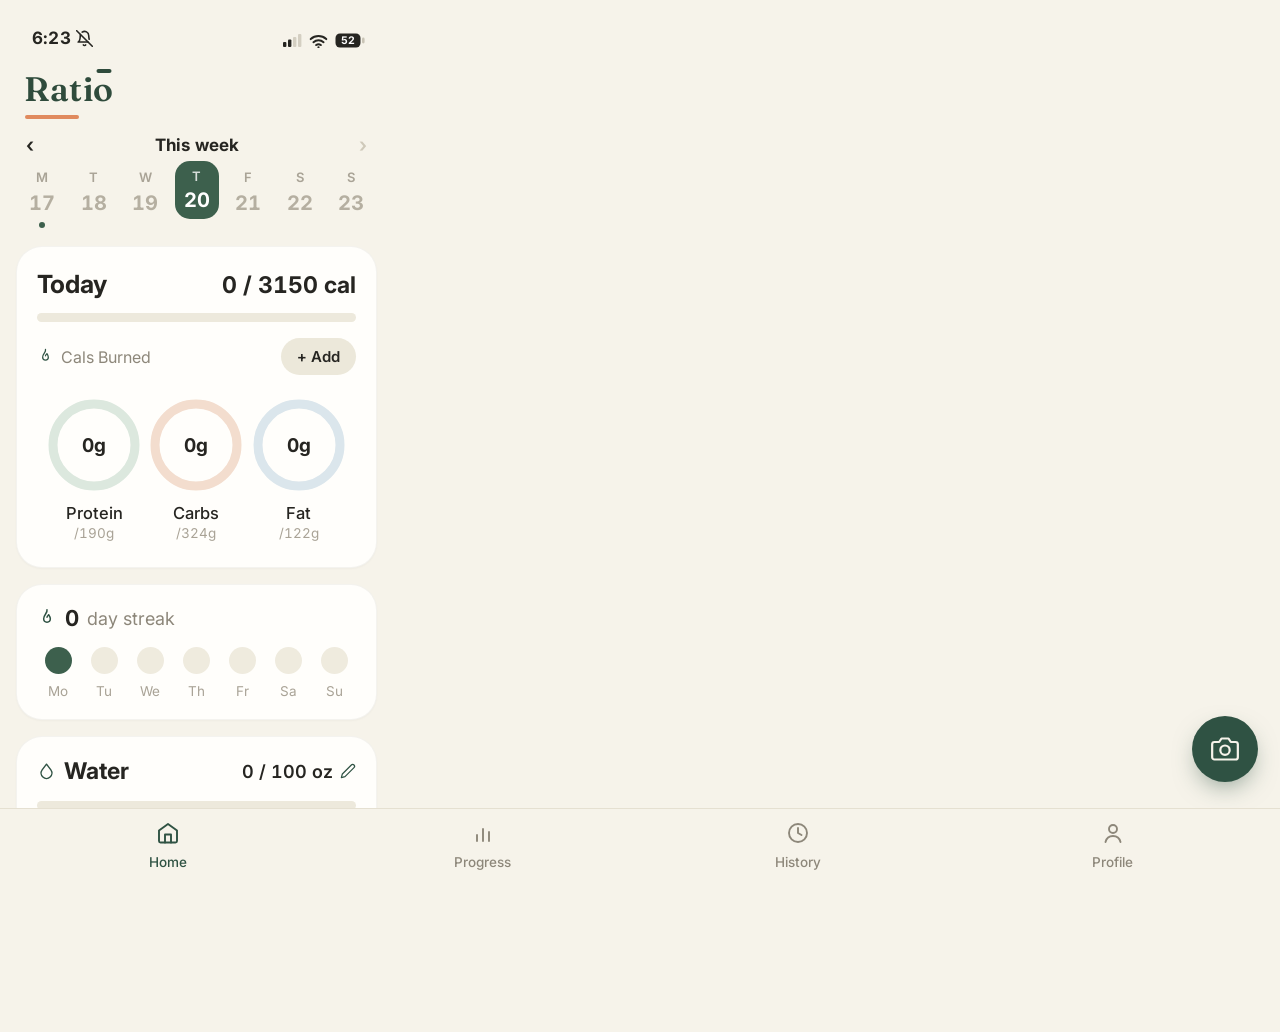
<file: marketing/demo-videos/app-screens/home.html>
<!doctype html>
<html><head><meta charset="utf-8">
<link rel="stylesheet" href="app.css">
</head><body>

<div class="statusbar">
  <div class="sb-time">6:23
    <svg width="17" height="17" viewBox="0 0 24 24" fill="none" stroke="#262521" stroke-width="2.2" stroke-linecap="round" stroke-linejoin="round"><path d="M6.26 6.26A5.86 5.86 0 0 0 6 8c0 7-3 9-3 9h14"/><path d="M18.63 13A17.9 17.9 0 0 1 18 8a6 6 0 0 0-9.33-5"/><path d="M10.3 21a1.94 1.94 0 0 0 3.4 0"/><line x1="1" y1="1" x2="23" y2="23"/></svg>
  </div>
  <div class="sb-right">
    <svg width="19" height="13" viewBox="0 0 19 13"><rect x="0" y="8" width="3.4" height="5" rx="1" fill="#262521"/><rect x="5" y="5.5" width="3.4" height="7.5" rx="1" fill="#262521"/><rect x="10" y="3" width="3.4" height="10" rx="1" fill="#d4cfc2"/><rect x="15" y="0" width="3.4" height="13" rx="1" fill="#d4cfc2"/></svg>
    <svg width="19" height="14" viewBox="0 0 24 18" fill="none" stroke="#262521" stroke-width="2.6" stroke-linecap="round"><path d="M2 6.5a15 15 0 0 1 20 0"/><path d="M5.5 10.5a10 10 0 0 1 13 0"/><path d="M9 14.2a5 5 0 0 1 6 0"/><circle cx="12" cy="17" r="1.4" fill="#262521" stroke="none"/></svg>
    <svg width="30" height="15" viewBox="0 0 30 15"><rect x="0.5" y="0.5" width="25" height="14" rx="4.5" fill="#262521"/><text x="13" y="11.2" font-family="Inter" font-size="10.5" font-weight="700" fill="#fff" text-anchor="middle">52</text><rect x="27" y="4.6" width="2.6" height="5.8" rx="1.3" fill="#c9c4b6"/></svg>
  </div>
</div>

<div class="home">
  <div class="logo">Rati<span class="omac">o</span></div>
  <div class="logo-bar"></div>

  <div class="week">
    <div class="week-head">
      <span class="chev">‹</span>
      <span class="week-title">This week</span>
      <span class="chev dim">›</span>
    </div>
    <div class="days">
      <div class="day"><div class="dl">M</div><div class="dn">17</div><div class="dot"></div></div>
      <div class="day"><div class="dl">T</div><div class="dn">18</div></div>
      <div class="day"><div class="dl">W</div><div class="dn">19</div></div>
      <div class="day today-sel"><div class="pill"><div class="dl">T</div><div class="dn">20</div></div></div>
      <div class="day"><div class="dl">F</div><div class="dn">21</div></div>
      <div class="day"><div class="dl">S</div><div class="dn">22</div></div>
      <div class="day"><div class="dl">S</div><div class="dn">23</div></div>
    </div>
  </div>

  <div class="card today-card">
    <div class="tc-head"><div class="tc-title">Today</div><div class="tc-cal">0 / 3150 cal</div></div>
    <div class="tc-bar"></div>
    <div class="tc-burn">
      <div class="tc-burn-l">
        <svg width="17" height="17" viewBox="0 0 24 24" fill="none" stroke="#2f5243" stroke-width="1.8" stroke-linecap="round" stroke-linejoin="round"><path d="M12 2c1 4-4 6-4 11a4 4 0 0 0 8 0c0-2-1-3.5-2-5-2 2-2 3-2 3"/></svg>
        Cals Burned
      </div>
      <div class="chip">+ Add</div>
    </div>
    <div class="rings">
      <div class="ring-col">
        <div class="ring-wrap">
          <svg width="96" height="96"><circle cx="48" cy="48" r="41" fill="none" stroke="#dce8de" stroke-width="9"/></svg>
          <div class="ring-center">0g</div>
        </div>
        <div class="ring-name">Protein</div><div class="ring-goal">/190g</div>
      </div>
      <div class="ring-col">
        <div class="ring-wrap">
          <svg width="96" height="96"><circle cx="48" cy="48" r="41" fill="none" stroke="#f3ddce" stroke-width="9"/></svg>
          <div class="ring-center">0g</div>
        </div>
        <div class="ring-name">Carbs</div><div class="ring-goal">/324g</div>
      </div>
      <div class="ring-col">
        <div class="ring-wrap">
          <svg width="96" height="96"><circle cx="48" cy="48" r="41" fill="none" stroke="#dbe6ec" stroke-width="9"/></svg>
          <div class="ring-center">0g</div>
        </div>
        <div class="ring-name">Fat</div><div class="ring-goal">/122g</div>
      </div>
    </div>
  </div>

  <div class="card streak-card">
    <div class="st-head">
      <svg width="20" height="20" viewBox="0 0 24 24" fill="none" stroke="#2f5243" stroke-width="1.8" stroke-linecap="round" stroke-linejoin="round"><path d="M12 2c1 4-4 6-4 11a4 4 0 0 0 8 0c0-2-1-3.5-2-5-2 2-2 3-2 3"/></svg>
      <span class="st-num">0</span><span class="st-lbl">day streak</span>
    </div>
    <div class="st-dots">
      <div class="st-col"><div class="st-dot on"></div><div class="st-day">Mo</div></div>
      <div class="st-col"><div class="st-dot"></div><div class="st-day">Tu</div></div>
      <div class="st-col"><div class="st-dot"></div><div class="st-day">We</div></div>
      <div class="st-col"><div class="st-dot"></div><div class="st-day">Th</div></div>
      <div class="st-col"><div class="st-dot"></div><div class="st-day">Fr</div></div>
      <div class="st-col"><div class="st-dot"></div><div class="st-day">Sa</div></div>
      <div class="st-col"><div class="st-dot"></div><div class="st-day">Su</div></div>
    </div>
  </div>

  <div class="card water-card">
    <div class="w-head">
      <div class="w-title">
        <svg width="19" height="19" viewBox="0 0 24 24" fill="none" stroke="#2f5243" stroke-width="1.8" stroke-linecap="round" stroke-linejoin="round"><path d="M12 2.7 6.5 10a6.8 6.8 0 1 0 11 0Z"/></svg>
        Water
      </div>
      <div class="w-amt">0 / 100 oz
        <svg width="16" height="16" viewBox="0 0 24 24" fill="none" stroke="#2f5243" stroke-width="1.8" stroke-linecap="round" stroke-linejoin="round"><path d="M17 3a2.8 2.8 0 1 1 4 4L7.5 20.5 2 22l1.5-5.5Z"/></svg>
      </div>
    </div>
    <div class="w-bar"></div>
    <div class="w-btn">+ Log Water</div>
    <div class="w-src">Where this goal comes from (2) <span class="car">▼</span></div>
  </div>

  <div class="card meals-card">
    <div class="m-title">Today's Meals</div>
    <div class="chip" style="background:#cdd9c8;">+ Log</div>
  </div>
</div>

<div class="fab">
  <svg width="28" height="28" viewBox="0 0 24 24" fill="none" stroke="#f6f3ea" stroke-width="1.9" stroke-linecap="round" stroke-linejoin="round"><path d="M23 19a2 2 0 0 1-2 2H3a2 2 0 0 1-2-2V8a2 2 0 0 1 2-2h4l2-3h6l2 3h4a2 2 0 0 1 2 2z"/><circle cx="12" cy="13" r="4"/></svg>
</div>

<div class="tabbar">
  <div class="tab active">
    <svg width="24" height="24" viewBox="0 0 24 24" fill="none" stroke="currentColor" stroke-width="1.9" stroke-linecap="round" stroke-linejoin="round"><path d="M3 9.5 12 3l9 6.5V20a1.5 1.5 0 0 1-1.5 1.5h-15A1.5 1.5 0 0 1 3 20Z"/><path d="M9 21.5v-8h6v8"/></svg>
    <div class="t-lbl">Home</div>
  </div>
  <div class="tab">
    <svg width="24" height="24" viewBox="0 0 24 24" fill="none" stroke="currentColor" stroke-width="1.9" stroke-linecap="round"><line x1="6" y1="20" x2="6" y2="14"/><line x1="12" y1="20" x2="12" y2="8"/><line x1="18" y1="20" x2="18" y2="11"/></svg>
    <div class="t-lbl">Progress</div>
  </div>
  <div class="tab">
    <svg width="24" height="24" viewBox="0 0 24 24" fill="none" stroke="currentColor" stroke-width="1.9" stroke-linecap="round" stroke-linejoin="round"><circle cx="12" cy="12" r="9"/><polyline points="12 7 12 12 15.5 14"/></svg>
    <div class="t-lbl">History</div>
  </div>
  <div class="tab">
    <svg width="24" height="24" viewBox="0 0 24 24" fill="none" stroke="currentColor" stroke-width="1.9" stroke-linecap="round" stroke-linejoin="round"><circle cx="12" cy="8" r="4"/><path d="M4.5 21c1-4 4-6 7.5-6s6.5 2 7.5 6"/></svg>
    <div class="t-lbl">Profile</div>
  </div>
</div>

</body></html>
</file>
<file: styles.css>
/* =========================================================
   Ratiō — marketing site styles
   Clean, warm, Scandinavian-minimal. Cream + forest green.
   ========================================================= */

:root {
  --cream: #f4f1e8;
  --cream-2: #eee9db;
  --card: #fdfbf5;
  --ink: #262521;
  --ink-soft: #55524a;
  --muted: #6b665a;
  --line: #e2ddcd;

  --green: #2f4b3c;
  --green-dark: #223a2d;
  --green-soft: #7fae87;
  --green-pale: #d8e6da;

  --peach: #e0a183;
  --peach-pale: #f3ddce;
  --blue: #8faec4;
  --blue-pale: #dbe6ec;
  --flame: #e8734a;

  --radius-lg: 28px;
  --radius-md: 20px;
  --radius-sm: 14px;
  --radius-pill: 999px;

  --shadow-card: 0 1px 2px rgba(38, 37, 33, 0.04), 0 12px 32px -16px rgba(38, 37, 33, 0.12);
  --shadow-soft: 0 20px 60px -30px rgba(38, 37, 33, 0.35);

  --container: 1160px;
  --ease: cubic-bezier(0.16, 1, 0.3, 1);
}

* { box-sizing: border-box; }
html { scroll-behavior: smooth; }

body {
  margin: 0;
  font-family: "Inter", -apple-system, BlinkMacSystemFont, "Segoe UI", Helvetica, Arial, sans-serif;
  background: var(--cream);
  color: var(--ink);
  -webkit-font-smoothing: antialiased;
  line-height: 1.5;
  overflow-x: hidden;
}

img { max-width: 100%; display: block; }

.wrap {
  width: 100%;
  max-width: var(--container);
  margin: 0 auto;
  padding: 0 24px;
}

a { color: inherit; }

:focus-visible {
  outline: 2.5px solid var(--green-soft);
  outline-offset: 3px;
  border-radius: 4px;
}
.btn:focus-visible { outline-offset: 3px; }

@media (prefers-reduced-motion: reduce) {
  html { scroll-behavior: auto; }
  [data-reveal] { opacity: 1 !important; transform: none !important; transition: none !important; }
  * { animation-duration: 0.01ms !important; transition-duration: 0.01ms !important; }
}

h1, h2, h3, h4 { font-family: "Fraunces", Georgia, "Times New Roman", serif; margin: 0; letter-spacing: -0.01em; }

/* Fraunces doesn't render the ō macron glyph reliably, so we draw it manually
   wherever "Rati[o]" appears in a Fraunces context (see .o-mac usage in markup). */
.o-mac { position: relative; display: inline-block; line-height: 1; }
.o-mac::after {
  content: "";
  position: absolute;
  left: 50%;
  bottom: 0.66em;
  transform: translateX(-50%);
  width: 0.6em;
  height: 0.08em;
  background: currentColor;
  border-radius: 1px;
}

p { margin: 0; }

.eyebrow {
  display: inline-flex;
  align-items: center;
  gap: 8px;
  font-size: 13px;
  font-weight: 600;
  letter-spacing: 0.08em;
  text-transform: uppercase;
  color: var(--green);
  background: var(--green-pale);
  padding: 7px 14px 7px 10px;
  border-radius: var(--radius-pill);
}

.eyebrow .dot { width: 6px; height: 6px; border-radius: 50%; background: var(--flame); }

/* ---------- Buttons ---------- */
.btn {
  display: inline-flex;
  align-items: center;
  justify-content: center;
  gap: 8px;
  font-family: inherit;
  font-size: 16px;
  font-weight: 600;
  padding: 15px 26px;
  border-radius: var(--radius-pill);
  border: none;
  cursor: pointer;
  text-decoration: none;
  transition: transform 0.25s var(--ease), box-shadow 0.25s var(--ease), background 0.2s ease;
  white-space: nowrap;
}
.btn-primary { background: var(--green); color: var(--cream); box-shadow: 0 10px 24px -10px rgba(47, 75, 60, 0.55); }
.btn-primary:hover { background: var(--green-dark); transform: translateY(-2px); box-shadow: 0 16px 30px -12px rgba(47, 75, 60, 0.6); }
.btn-ghost { background: transparent; color: var(--ink); border: 1.5px solid var(--line); }
.btn-ghost:hover { border-color: var(--green); color: var(--green); }
.btn-block { width: 100%; }

/* ---------- App Store launch bar ---------- */
.launch-bar {
  position: relative;
  display: block;
  overflow: hidden;
  text-decoration: none;
  isolation: isolate;
  background: linear-gradient(100deg, #1b3024 0%, var(--green) 44%, #35573f 76%, #486a48 100%);
  border-bottom: 1px solid rgba(224, 161, 131, 0.34);
}
.launch-bar::before {
  content: "";
  position: absolute;
  inset: -70% -12%;
  z-index: -1;
  background:
    radial-gradient(42% 62% at 18% 50%, rgba(224, 161, 131, 0.32), transparent 70%),
    radial-gradient(38% 60% at 74% 50%, rgba(127, 174, 135, 0.30), transparent 70%);
  animation: launch-drift 15s ease-in-out infinite alternate;
}
@keyframes launch-drift {
  from { transform: translate3d(-4%, 0, 0) scale(1); }
  to   { transform: translate3d(4%, 0, 0) scale(1.09); }
}
.launch-bar-inner {
  display: flex;
  align-items: center;
  justify-content: center;
  flex-wrap: wrap;
  gap: 10px 24px;
  padding: 14px 24px;
}
.launch-bar-left { display: flex; align-items: center; gap: 14px; min-width: 0; }
.launch-pill {
  display: inline-flex;
  align-items: center;
  gap: 7px;
  flex-shrink: 0;
  padding: 5px 12px;
  border-radius: var(--radius-pill);
  background: rgba(244, 241, 232, 0.14);
  border: 1px solid rgba(244, 241, 232, 0.3);
  color: #fff;
  font-size: 11.5px;
  font-weight: 800;
  letter-spacing: 0.12em;
  text-transform: uppercase;
  white-space: nowrap;
}
.launch-dot {
  width: 7px; height: 7px;
  border-radius: 50%;
  background: #7fe6a1;
  animation: launch-pulse 2s infinite;
}
@keyframes launch-pulse {
  0%   { box-shadow: 0 0 0 0 rgba(127, 230, 161, 0.75); }
  70%  { box-shadow: 0 0 0 9px rgba(127, 230, 161, 0); }
  100% { box-shadow: 0 0 0 0 rgba(127, 230, 161, 0); }
}
.launch-copy { display: flex; flex-direction: column; line-height: 1.25; min-width: 0; }
.launch-title {
  font-family: "Fraunces", Georgia, serif;
  font-size: clamp(17px, 2.1vw, 21px);
  font-weight: 600;
  color: #fff;
  letter-spacing: -0.01em;
}
.launch-sub {
  margin-top: 2px;
  font-size: 12.5px;
  font-weight: 500;
  color: rgba(244, 241, 232, 0.8);
}
.launch-cta {
  position: relative;
  overflow: hidden;
  display: inline-flex;
  align-items: center;
  gap: 9px;
  flex-shrink: 0;
  padding: 13px 26px;
  border-radius: var(--radius-pill);
  background: var(--cream);
  color: var(--green-dark);
  font-size: 15px;
  font-weight: 800;
  letter-spacing: -0.01em;
  white-space: nowrap;
  box-shadow: 0 6px 20px -6px rgba(0, 0, 0, 0.45);
  transition: transform 0.25s var(--ease), box-shadow 0.25s var(--ease), background 0.25s ease;
}
.launch-cta::after {
  content: "";
  position: absolute;
  top: 0; bottom: 0;
  width: 42%;
  background: linear-gradient(100deg, transparent, rgba(255, 255, 255, 0.9), transparent);
  transform: translateX(-190%) skewX(-18deg);
  animation: launch-shimmer 3.8s ease-in-out 1.4s infinite;
}
@keyframes launch-shimmer {
  0%       { transform: translateX(-190%) skewX(-18deg); }
  55%,100% { transform: translateX(330%) skewX(-18deg); }
}
.launch-cta > svg, .launch-cta > span { position: relative; z-index: 1; }
.launch-arrow { transition: transform 0.25s var(--ease); }
.launch-bar:hover .launch-cta {
  transform: translateY(-2px);
  background: #fff;
  box-shadow: 0 13px 28px -8px rgba(0, 0, 0, 0.55);
}
.launch-bar:hover .launch-arrow { transform: translateX(3px); }
.launch-bar:focus-visible { outline: 3px solid var(--peach); outline-offset: -3px; }

/* ---------- Nav ---------- */
.nav {
  position: sticky;
  top: 0;
  z-index: 50;
  background: rgba(244, 241, 232, 0.85);
  backdrop-filter: blur(14px) saturate(1.4);
  -webkit-backdrop-filter: blur(14px) saturate(1.4);
  border-bottom: 1px solid transparent;
  transition: border-color 0.3s ease;
}
.nav.scrolled { border-bottom-color: var(--line); }
.nav-inner {
  display: flex;
  align-items: center;
  justify-content: space-between;
  padding: 16px 0;
}
.brand { display: inline-flex; align-items: center; gap: 10px; text-decoration: none; }
.brand-mark { width: 34px; height: 34px; flex-shrink: 0; }
.brand-name {
  font-family: "Fraunces", Georgia, serif;
  font-size: 22px;
  font-weight: 600;
  color: var(--ink);
  letter-spacing: -0.01em;
}
.nav-links { display: flex; align-items: center; gap: 32px; }
.nav-links a {
  font-size: 15px;
  font-weight: 500;
  text-decoration: none;
  color: var(--ink-soft);
  transition: color 0.2s ease;
}
.nav-links a:hover { color: var(--green); }
.nav-cta { display: flex; align-items: center; gap: 14px; }
.nav-cta .btn { padding: 11px 20px; font-size: 14px; }
.nav-toggle {
  display: none;
  cursor: pointer;
  border: 1px solid var(--line);
  background: var(--card);
}
.nav-toggle .icon-close { display: none; }
.nav-toggle[aria-expanded="true"] .icon-menu { display: none; }
.nav-toggle[aria-expanded="true"] .icon-close { display: block; }

.mobile-menu {
  display: none;
  flex-direction: column;
  gap: 2px;
  position: absolute;
  top: 100%;
  left: 0;
  right: 0;
  background: var(--cream);
  border-bottom: 1px solid var(--line);
  box-shadow: var(--shadow-card);
  padding: 8px 24px 24px;
}
.mobile-menu.open { display: flex; }
.mobile-menu a {
  padding: 14px 4px;
  font-size: 16px;
  font-weight: 500;
  text-decoration: none;
  color: var(--ink);
  border-bottom: 1px solid var(--line);
}
.mobile-menu a:last-of-type { border-bottom: none; }
.mobile-menu .btn { margin-top: 14px; }

/* ---------- Hero ---------- */
.hero {
  position: relative;
  padding: 64px 0 40px;
  overflow: hidden;
}
.hero-grid {
  display: grid;
  grid-template-columns: 1.05fr 0.95fr;
  gap: 48px;
  align-items: center;
}
.hero-copy h1 {
  font-size: clamp(36px, 5vw, 60px);
  font-weight: 600;
  line-height: 1.05;
  color: var(--ink);
  margin: 20px 0 20px;
}
.hero-copy h1 em {
  font-style: normal;
  color: var(--green);
  position: relative;
  white-space: nowrap;
}
.hero-copy h1 .underline {
  position: relative;
  white-space: nowrap;
}
.hero-copy h1 .underline svg {
  position: absolute;
  left: 0;
  bottom: -6px;
  width: 100%;
  height: 12px;
}
.hero-sub {
  font-size: 19px;
  color: var(--ink-soft);
  max-width: 520px;
  margin-bottom: 32px;
}
.hero-sub strong { color: var(--ink); font-weight: 600; }

.waitlist-form {
  display: flex;
  gap: 10px;
  max-width: 460px;
  margin-bottom: 14px;
}
.hp-field {
  position: absolute;
  width: 1px;
  height: 1px;
  overflow: hidden;
  clip: rect(0 0 0 0);
  white-space: nowrap;
}
.waitlist-form input[type="email"] {
  flex: 1;
  min-width: 0;
  padding: 15px 20px;
  border-radius: var(--radius-pill);
  border: 1.5px solid var(--line);
  background: var(--card);
  font-family: inherit;
  font-size: 15px;
  color: var(--ink);
  outline: none;
  transition: border-color 0.2s ease, box-shadow 0.2s ease;
}
.waitlist-form input[type="email"]::placeholder { color: var(--muted); }
.waitlist-form input[type="email"]:focus { border-color: var(--green-soft); box-shadow: 0 0 0 4px var(--green-pale); }
.waitlist-form button { flex-shrink: 0; }

.form-note { font-size: 13px; color: var(--muted); }
.form-success {
  display: none;
  align-items: center;
  gap: 10px;
  font-size: 15px;
  font-weight: 600;
  color: var(--green);
  background: var(--green-pale);
  padding: 14px 20px;
  border-radius: var(--radius-md);
  max-width: 460px;
  margin-bottom: 14px;
}
.form-success.visible { display: flex; }
.waitlist-form.hidden { display: none; }

.hero-proof {
  display: flex;
  align-items: center;
  gap: 12px;
  margin-top: 28px;
}
.avatar-stack { display: flex; }
.avatar-stack span {
  width: 32px; height: 32px;
  border-radius: 50%;
  border: 2.5px solid var(--cream);
  margin-left: -10px;
  background: var(--green-soft);
  display: flex; align-items: center; justify-content: center;
  font-size: 13px; font-weight: 700; color: #fff;
}
.avatar-stack span:first-child { margin-left: 0; }
.avatar-stack span:nth-child(1) { background: #7fae87; }
.avatar-stack span:nth-child(2) { background: #e0a183; }
.avatar-stack span:nth-child(3) { background: #8faec4; }
.avatar-stack span:nth-child(4) { background: #2f4b3c; }
.hero-proof-text { font-size: 14px; color: var(--ink-soft); }
.hero-proof-text strong { color: var(--ink); }

/* ---------- Hero visual: phone mockup ---------- */
.hero-visual { position: relative; display: flex; justify-content: center; }
.blob {
  position: absolute;
  border-radius: 50%;
  filter: blur(0px);
  z-index: 0;
}
.blob-1 { width: 420px; height: 420px; background: radial-gradient(circle at 30% 30%, var(--green-pale), transparent 70%); top: -40px; right: -60px; }
.blob-2 { width: 300px; height: 300px; background: radial-gradient(circle at 60% 40%, var(--peach-pale), transparent 70%); bottom: -20px; left: -40px; }

.phone {
  position: relative;
  z-index: 1;
  width: 300px;
  background: var(--ink);
  border-radius: 44px;
  padding: 14px;
  box-shadow: var(--shadow-soft);
  transform: rotate(2deg);
}
.phone-screen {
  background: var(--cream);
  border-radius: 32px;
  overflow: hidden;
  position: relative;
}
.phone-notch {
  position: absolute;
  top: 8px; left: 50%; transform: translateX(-50%);
  width: 90px; height: 22px;
  background: var(--ink);
  border-radius: 14px;
  z-index: 5;
}
.phone-status {
  display: flex; justify-content: space-between; align-items: center;
  padding: 16px 20px 4px;
  font-size: 13px; font-weight: 600; color: var(--ink);
}
.phone-body { padding: 10px 16px 18px; }
.phone-app-title { font-family: "Fraunces", serif; font-size: 24px; font-weight: 600; margin: 4px 0 14px; }

.day-strip { display: flex; justify-content: space-between; margin-bottom: 16px; }
.day-strip .day {
  display: flex; flex-direction: column; align-items: center; gap: 4px;
  font-size: 10px; color: var(--muted); font-weight: 600;
}
.day-strip .day .num {
  width: 26px; height: 26px; border-radius: 50%;
  display: flex; align-items: center; justify-content: center;
  font-size: 12px; color: var(--ink);
}
.day-strip .day.active .num { background: var(--green); color: #fff; }
.day-strip .day.active { color: var(--green); }

.today-card {
  background: var(--card);
  border-radius: var(--radius-md);
  padding: 16px;
  box-shadow: var(--shadow-card);
  margin-bottom: 12px;
}
.today-card-head { display: flex; justify-content: space-between; align-items: baseline; margin-bottom: 8px; }
.today-card-head .label { font-weight: 700; font-size: 15px; }
.today-card-head .value { font-size: 13px; font-weight: 600; color: var(--muted); }
.progress-track { height: 6px; background: var(--cream-2); border-radius: var(--radius-pill); overflow: hidden; margin-bottom: 16px; }
.progress-fill { height: 100%; width: 62%; background: var(--green); border-radius: var(--radius-pill); }

.rings { display: flex; justify-content: space-between; }
.ring { display: flex; flex-direction: column; align-items: center; gap: 6px; }
.ring svg { transform: rotate(-90deg); }
.ring-label { font-size: 10px; color: var(--ink-soft); font-weight: 600; }
.ring-value { font-size: 9px; color: var(--muted); }
.ring-num { font-size: 13px; font-weight: 700; fill: var(--ink); }

.streak-card {
  background: var(--card);
  border-radius: var(--radius-md);
  padding: 14px 16px;
  box-shadow: var(--shadow-card);
  display: flex; align-items: center; gap: 10px;
  font-size: 13px; font-weight: 700;
}

.snap-badge {
  position: absolute;
  z-index: 2;
  background: var(--green);
  color: #fff;
  font-size: 13px;
  font-weight: 700;
  padding: 10px 16px;
  border-radius: var(--radius-pill);
  box-shadow: 0 14px 30px -10px rgba(47, 75, 60, 0.55);
  display: flex;
  align-items: center;
  gap: 8px;
}
.snap-badge.top { top: 40px; left: -30px; }
.snap-badge.bottom { bottom: 60px; right: -36px; background: var(--card); color: var(--ink); }
.snap-badge.bottom svg circle,
.snap-badge.bottom svg path { }

/* ---------- Section basics ---------- */
section { position: relative; padding: 100px 0; scroll-margin-top: 84px; }
.section-head { max-width: 640px; margin: 0 auto 56px; text-align: center; }
.section-head h2 { font-size: clamp(30px, 4vw, 44px); font-weight: 600; line-height: 1.15; margin-top: 16px; }
.section-head p { font-size: 17px; color: var(--ink-soft); margin-top: 16px; }
.section-head.left { margin-left: 0; text-align: left; }

/* ---------- How it works ---------- */
.steps {
  display: grid;
  grid-template-columns: repeat(3, 1fr);
  gap: 28px;
  position: relative;
}
.steps::before {
  content: "";
  position: absolute;
  top: 90px; left: 12%; right: 12%;
  height: 2px;
  background: repeating-linear-gradient(90deg, var(--line) 0 10px, transparent 10px 20px);
  z-index: 0;
}
.step {
  background: var(--card);
  border-radius: var(--radius-lg);
  padding: 32px 26px 30px;
  box-shadow: var(--shadow-card);
  position: relative;
  z-index: 1;
}
.step-num {
  width: 44px; height: 44px;
  border-radius: 50%;
  background: var(--green);
  color: var(--cream);
  display: flex; align-items: center; justify-content: center;
  font-family: "Fraunces", serif;
  font-weight: 600;
  font-size: 18px;
  margin-bottom: 20px;
}
.step-media {
  border-radius: var(--radius-md);
  overflow: hidden;
  aspect-ratio: 4/3;
  margin-bottom: 20px;
  background: var(--cream-2);
  position: relative;
}
.step-media img { width: 100%; height: 100%; object-fit: cover; }
.step-media .step-overlay {
  position: absolute; inset: 0;
  display: flex; align-items: center; justify-content: center;
}
.step h3 { font-size: 20px; font-weight: 600; margin-bottom: 10px; }
.step p { color: var(--ink-soft); font-size: 15px; }

.scan-frame {
  position: absolute; inset: 14%;
  border: 2.5px solid #fff;
  border-radius: 18px;
  box-shadow: 0 0 0 2000px rgba(38,37,33,0.18);
}
.scan-frame::before, .scan-frame::after,
.scan-frame .c3, .scan-frame .c4 {
  content: ""; position: absolute; width: 18px; height: 18px;
  border: 3px solid var(--green);
}
.scan-frame::before { top: -3px; left: -3px; border-right: none; border-bottom: none; border-radius: 8px 0 0 0; }
.scan-frame::after { top: -3px; right: -3px; border-left: none; border-bottom: none; border-radius: 0 8px 0 0; }
.scan-frame .c3 { bottom: -3px; left: -3px; border-right: none; border-top: none; border-radius: 0 0 0 8px; }
.scan-frame .c4 { bottom: -3px; right: -3px; border-left: none; border-top: none; border-radius: 0 0 8px 0; }

.result-chip {
  position: absolute;
  bottom: 12px; left: 12px; right: 12px;
  background: rgba(253, 251, 245, 0.95);
  backdrop-filter: blur(6px);
  border-radius: 14px;
  padding: 10px 14px;
  display: flex;
  justify-content: space-between;
  align-items: center;
  box-shadow: var(--shadow-card);
}
.result-chip .cal { font-weight: 700; font-size: 14px; }
.result-chip .macros { display: flex; gap: 8px; font-size: 11px; font-weight: 600; }
.result-chip .macros span.p { color: #3d6b47; }
.result-chip .macros span.c { color: #a05a37; }
.result-chip .macros span.f { color: #3d6685; }

/* ---------- Why people quit ---------- */
.why {
  background: var(--green);
  color: var(--cream);
  border-radius: 40px;
  margin: 0 24px;
  padding: 90px 0;
  overflow: hidden;
  position: relative;
}
.why .wrap { position: relative; z-index: 1; }
.why-grid {
  display: grid;
  grid-template-columns: 1fr 1fr;
  gap: 64px;
  align-items: center;
}
.why .eyebrow { background: rgba(244,241,232,0.14); color: var(--cream); }
.why .eyebrow .dot { background: #f2a26a; }
.why-copy h2 { color: var(--cream); font-size: clamp(28px, 3.6vw, 40px); margin: 16px 0 20px; }
.why-copy > p { color: rgba(244,241,232,0.75); font-size: 17px; margin-bottom: 32px; }

.pain-list { display: flex; flex-direction: column; gap: 18px; }
.pain-item { display: flex; gap: 16px; align-items: flex-start; }
.pain-icon {
  width: 40px; height: 40px; flex-shrink: 0;
  border-radius: 12px;
  background: rgba(244,241,232,0.1);
  display: flex; align-items: center; justify-content: center;
}
.pain-item h4 { color: var(--cream); font-size: 16px; font-weight: 600; font-family: inherit; margin-bottom: 4px; }
.pain-item p { color: rgba(244,241,232,0.68); font-size: 14.5px; }

.why-visual {
  position: relative;
  border-radius: var(--radius-lg);
  overflow: hidden;
  aspect-ratio: 4/5;
}
.why-visual img { width: 100%; height: 100%; object-fit: cover; }
.why-visual .stat-float {
  position: absolute;
  bottom: 20px; left: 20px; right: 20px;
  background: rgba(253,251,245,0.95);
  backdrop-filter: blur(8px);
  border-radius: var(--radius-md);
  padding: 18px 20px;
  display: flex;
  gap: 20px;
}
.stat-float .stat { flex: 1; }
.stat-float .stat-num { font-family: "Fraunces", serif; font-size: 26px; font-weight: 600; color: var(--green); }
.stat-float .stat-label { font-size: 12px; color: var(--ink-soft); margin-top: 2px; }

/* ---------- Comparison ---------- */
.compare-table-wrap {
  background: var(--card);
  border-radius: var(--radius-lg);
  box-shadow: var(--shadow-card);
  overflow-x: auto;
  -webkit-overflow-scrolling: touch;
}
.compare-table { width: 100%; min-width: 560px; border-collapse: collapse; }
.compare-table th, .compare-table td {
  padding: 18px 20px;
  text-align: center;
  font-size: 15px;
  border-bottom: 1px solid var(--line);
}
.compare-table td:first-child, .compare-table th:first-child {
  text-align: left;
  font-weight: 600;
  color: var(--ink);
  width: 40%;
}
.compare-table thead th {
  font-family: "Fraunces", serif;
  font-size: 17px;
  font-weight: 600;
  padding-top: 26px;
  padding-bottom: 20px;
}
.compare-table thead th.highlight { color: var(--green); }
.compare-table thead th:first-child { font-family: inherit; font-size: 13px; text-transform: uppercase; letter-spacing: 0.06em; color: var(--muted); }
.compare-table tbody td { color: var(--ink-soft); }
.compare-table tbody tr:last-child td { border-bottom: none; }
.compare-table td.highlight-col, .compare-table th.highlight {
  background: var(--green-pale);
}
.compare-table td.highlight-col { position: relative; }
.compare-table thead th.highlight { border-radius: 16px 16px 0 0; }
.icon-yes { color: var(--green); }
.icon-no { color: var(--muted); }
.compare-plate {
  display: inline-flex;
  align-items: center;
  gap: 6px;
  font-weight: 700;
  color: var(--green);
}

/* ---------- Quote strip (FAQ grid) ---------- */
.quote-strip {
  display: grid;
  grid-template-columns: repeat(2, 1fr);
  gap: 24px;
}
.quote-card {
  background: var(--card);
  border-radius: var(--radius-lg);
  padding: 30px;
  box-shadow: var(--shadow-card);
}
.quote-card p.body { font-size: 15.5px; color: var(--ink); margin-bottom: 0; line-height: 1.6; }

/* ---------- Accuracy demo ---------- */
.demo-strip {
  display: grid;
  grid-template-columns: repeat(3, 1fr);
  gap: 24px;
}
.demo-card {
  background: var(--card);
  border-radius: var(--radius-lg);
  overflow: hidden;
  box-shadow: var(--shadow-card);
  transition: transform 0.3s var(--ease), box-shadow 0.3s var(--ease);
}
.demo-card:hover { transform: translateY(-4px); box-shadow: var(--shadow-soft); }
.demo-media { aspect-ratio: 4/3; overflow: hidden; }
.demo-media img { width: 100%; height: 100%; object-fit: cover; transition: transform 0.5s var(--ease); }
.demo-card:hover .demo-media img { transform: scale(1.05); }
.demo-result { padding: 20px 22px 22px; }
.demo-result-head { display: flex; flex-direction: column; gap: 2px; margin-bottom: 12px; }
.demo-cal { font-family: "Fraunces", serif; font-size: 24px; font-weight: 600; color: var(--ink); }
.demo-tag { font-size: 13px; color: var(--muted); }
.demo-macros { display: flex; gap: 14px; flex-wrap: wrap; }
.demo-macros span { font-size: 13px; font-weight: 600; padding: 5px 12px; border-radius: var(--radius-pill); }
.demo-macros .p { background: var(--green-pale); color: #375a3f; }
.demo-macros .c { background: var(--peach-pale); color: #8f4f30; }
.demo-macros .f { background: var(--blue-pale); color: #375873; }
.demo-footnote { text-align: center; font-size: 13px; color: var(--muted); margin-top: 24px; }

/* ---------- Final CTA ---------- */
.final-cta {
  text-align: center;
  background: var(--cream-2);
  border-radius: 40px;
  margin: 0 24px;
  padding: 90px 24px;
}
.final-cta h2 { font-size: clamp(30px, 4.4vw, 48px); margin: 16px 0 20px; }
.final-cta p { font-size: 18px; color: var(--ink-soft); max-width: 520px; margin: 0 auto 36px; }
.final-cta .waitlist-form { margin: 0 auto 14px; }
.final-cta .form-success { margin: 0 auto 14px; }
.final-cta .form-note { display: block; }

/* ---------- Footer ---------- */
footer { padding: 64px 0 32px; }
.footer-top {
  display: flex;
  justify-content: space-between;
  gap: 48px;
  padding-bottom: 48px;
  border-bottom: 1px solid var(--line);
  margin-bottom: 32px;
}
.footer-brand { max-width: 300px; }
.footer-brand p { color: var(--ink-soft); font-size: 14.5px; margin: 14px 0 20px; }
.footer-social { display: flex; gap: 10px; }
.footer-social a {
  width: 38px; height: 38px; border-radius: 50%;
  background: var(--card);
  border: 1px solid var(--line);
  display: flex; align-items: center; justify-content: center;
  transition: background 0.2s ease, border-color 0.2s ease;
}
.footer-social a:hover { background: var(--green-pale); border-color: var(--green-soft); }
.footer-cols { display: flex; gap: 64px; }
.footer-col h5 { font-size: 13px; text-transform: uppercase; letter-spacing: 0.06em; color: var(--muted); margin-bottom: 16px; font-weight: 600; }
.footer-col ul { list-style: none; margin: 0; padding: 0; display: flex; flex-direction: column; gap: 12px; }
.footer-col a { text-decoration: none; font-size: 14.5px; color: var(--ink-soft); transition: color 0.2s ease; }
.footer-col a:hover { color: var(--green); }
.footer-bottom {
  display: flex;
  justify-content: space-between;
  align-items: center;
  font-size: 13.5px;
  color: var(--muted);
}
.footer-bottom a { color: var(--muted); text-decoration: none; }
.footer-bottom a:hover { color: var(--green); }

/* ---------- Privacy page ---------- */
.legal-hero { padding: 56px 0 20px; }
.legal-hero h1 { font-size: clamp(32px, 5vw, 46px); font-weight: 600; margin: 16px 0 10px; }
.legal-hero .updated { color: var(--muted); font-size: 14px; }
.legal-body { padding: 20px 0 80px; }
.legal-layout { display: grid; grid-template-columns: 260px 1fr; gap: 56px; align-items: start; }
.legal-toc {
  position: sticky; top: 100px;
  background: var(--card);
  border-radius: var(--radius-md);
  padding: 22px;
  box-shadow: var(--shadow-card);
}
.legal-toc h5 { font-size: 12px; text-transform: uppercase; letter-spacing: 0.06em; color: var(--muted); margin-bottom: 14px; }
.legal-toc ul { list-style: none; margin: 0; padding: 0; display: flex; flex-direction: column; gap: 10px; }
.legal-toc a { font-size: 14px; color: var(--ink-soft); text-decoration: none; }
.legal-toc a:hover { color: var(--green); }
.legal-content { background: var(--card); border-radius: var(--radius-lg); padding: 48px; box-shadow: var(--shadow-card); }
.legal-content h2 { font-size: 22px; font-weight: 600; margin: 40px 0 14px; scroll-margin-top: 100px; }
.legal-content h2:first-child { margin-top: 0; }
.legal-content h3 { font-size: 16.5px; font-weight: 600; margin: 22px 0 8px; }
.legal-content p { color: var(--ink-soft); font-size: 15px; margin-bottom: 14px; }
.legal-content ul, .legal-content ol { color: var(--ink-soft); font-size: 15px; margin: 0 0 14px; padding-left: 20px; }
.legal-content li { margin-bottom: 8px; }
.legal-content strong { color: var(--ink); }
.legal-content table { width: 100%; border-collapse: collapse; margin: 16px 0 20px; font-size: 14px; }
.legal-content th, .legal-content td { text-align: left; padding: 10px 12px; border-bottom: 1px solid var(--line); color: var(--ink-soft); }
.legal-content th { color: var(--ink); font-weight: 600; }
.legal-content a { color: var(--green); font-weight: 600; }
.legal-content ol { padding-left: 22px; }
.legal-note {
  background: var(--green-pale);
  border-radius: var(--radius-sm);
  padding: 16px 18px;
  font-size: 14px;
  color: var(--green-dark);
  margin: 18px 0;
}
.back-link { display: inline-flex; align-items: center; gap: 6px; font-size: 14px; font-weight: 600; color: var(--green); text-decoration: none; margin-bottom: 8px; }

/* ---------- Reveal animation ---------- */
[data-reveal] { opacity: 0; transform: translateY(24px); transition: opacity 0.7s var(--ease), transform 0.7s var(--ease); }
[data-reveal].in-view { opacity: 1; transform: translateY(0); }

/* ---------- Responsive ---------- */
@media (max-width: 1080px) {
  .nav-links { gap: 18px; }
  .nav-links a { font-size: 14px; }
}
@media (max-width: 980px) {
  .hero-grid { grid-template-columns: 1fr; }
  .hero-visual { order: -1; margin-bottom: 12px; transform: scale(0.9); }
  .why-grid { grid-template-columns: 1fr; }
  .why-visual { order: -1; max-width: 380px; margin: 0 auto; }
  .steps { grid-template-columns: 1fr; }
  .steps::before { display: none; }
  .demo-strip { grid-template-columns: repeat(2, 1fr); }
  .footer-top { flex-direction: column; gap: 32px; }
  .legal-layout { grid-template-columns: 1fr; }
  .legal-toc { position: static; }
}

/* Nav switches to the hamburger menu earlier than the general mobile
   breakpoint below — with 7 links plus the logo and CTA button, the
   full desktop nav starts wrapping to two lines around ~860px. */
@media (max-width: 900px) {
  .nav-links { display: none; }
  .nav-cta { display: none; }
  .nav-toggle {
    display: flex; align-items: center; justify-content: center;
    width: 40px; height: 40px;
    border-radius: 50%;
    border: 1px solid var(--line);
    background: var(--card);
  }
}

@media (max-width: 860px) {
  .launch-bar-inner { flex-direction: column; gap: 12px; padding: 13px 20px; text-align: center; }
  .launch-bar-left { flex-direction: column; gap: 9px; }
  .launch-copy { align-items: center; }
  .launch-cta { width: 100%; max-width: 330px; justify-content: center; padding: 14px 22px; }
}

@media (max-width: 720px) {
  .snap-badge.top { left: 4px; top: 24px; font-size: 12px; padding: 8px 12px; }
  .snap-badge.bottom { right: 4px; bottom: 48px; font-size: 12px; padding: 8px 12px; }
  section { padding: 64px 0; }
  .why { border-radius: 28px; margin: 0 12px; padding: 56px 0; }
  .final-cta { border-radius: 28px; margin: 0 12px; padding: 56px 20px; }
  .waitlist-form { flex-direction: column; }
  .waitlist-form button { width: 100%; }
  .compare-table { font-size: 13px; }
  .compare-table th, .compare-table td { padding: 12px 10px; }
  .legal-content { padding: 28px 20px; }
  .footer-cols { flex-direction: column; gap: 28px; }
  .footer-bottom { flex-direction: column; gap: 12px; text-align: center; }
  .quote-strip { grid-template-columns: 1fr; }
  .demo-strip { grid-template-columns: 1fr; }
}

@media (max-width: 420px) {
  .phone { width: 250px; }
  .hero-copy h1 { font-size: 34px; }
}
</file>
<file: marketing/demo-videos/app-screens/app.css>
/* Ratiō app recreation — matches user's real screenshots */
@import url("https://fonts.googleapis.com/css2?family=Inter:wght@400;500;600;700;800&family=Fraunces:opsz,wght@9..144,600;9..144,700&display=block");

* { margin: 0; padding: 0; box-sizing: border-box; -webkit-font-smoothing: antialiased; }

:root {
  --cream: #f6f3ea;
  --card: #fffefb;
  --ink: #262521;
  --muted: #a9a396;
  --muted-dark: #8d877a;
  --label: #a79f8d;
  --line: #eae5d8;
  --green-deep: #2f4b3c;
  --green-pill: #3d604d;
  --green-card: #4a6b58;
  --green-soft: #dce8de;
  --peach: #e0a183;
  --peach-pale: #f3ddce;
  --blue-pale: #dbe6ec;
  --beige-btn: #ece8da;
}

html, body {
  width: 393px; height: 852px; overflow: hidden;
  background: var(--cream);
  font-family: "Inter", -apple-system, sans-serif;
  color: var(--ink);
  font-feature-settings: "tnum";
}

/* ---------- status bar ---------- */
.statusbar {
  height: 54px; display: flex; align-items: flex-end; justify-content: space-between;
  padding: 0 28px 6px 32px;
}
.sb-time { font-size: 17px; font-weight: 700; letter-spacing: 0.2px; display: flex; align-items: center; gap: 5px; }
.sb-right { display: flex; align-items: center; gap: 7px; }

/* ---------- generic card ---------- */
.card {
  background: var(--card);
  border: 1px solid rgba(38,37,33,0.05);
  border-radius: 26px;
  box-shadow: 0 1px 2px rgba(38,37,33,0.03);
}

/* ---------- meal analysis screen ---------- */
.ma-nav {
  display: flex; align-items: center; position: relative;
  padding: 10px 16px 14px;
}
.ma-back {
  display: flex; align-items: center; gap: 7px;
  background: #fff; border-radius: 999px;
  padding: 11px 20px 11px 14px;
  font-size: 18px; font-weight: 600;
  box-shadow: 0 2px 10px rgba(38,37,33,0.08);
}
.ma-title {
  position: absolute; left: 0; right: 0; text-align: center;
  font-size: 19px; font-weight: 700; pointer-events: none;
}
.ma-photo {
  margin: 4px 16px 0; border-radius: 24px; overflow: hidden;
  height: 348px; background: #ddd;
}
.ma-photo img { width: 100%; height: 100%; object-fit: cover; display: block; }

.ma-green {
  margin: 18px 16px 0; border-radius: 26px;
  background: var(--green-card);
  padding: 24px 20px 22px; text-align: center; color: #fff;
}
.ma-cal { font-size: 58px; font-weight: 700; line-height: 1; letter-spacing: -1px; }
.ma-cal-label { font-size: 18px; font-weight: 400; color: rgba(255,255,255,0.85); margin-top: 6px; }
.ma-macros {
  display: flex; margin-top: 18px;
  background: rgba(255,255,255,0.13); border-radius: 18px;
  padding: 16px 0;
}
.ma-macro { flex: 1; }
.ma-macro + .ma-macro { border-left: 1px solid rgba(255,255,255,0.28); }
.ma-macro .v { font-size: 24px; font-weight: 700; }
.ma-macro .l { font-size: 14.5px; color: rgba(255,255,255,0.75); margin-top: 3px; }
.ma-conf {
  display: inline-block; margin-top: 16px;
  border: 1.5px solid rgba(255,255,255,0.6); border-radius: 999px;
  padding: 9px 20px; font-size: 15px; font-weight: 500;
}

.ma-breakdown { margin: 16px 16px 0; padding: 20px 20px 22px; }
.bd-label {
  font-size: 13px; font-weight: 600; letter-spacing: 1.2px;
  color: var(--label); text-transform: uppercase;
  padding-bottom: 14px; border-bottom: 1px solid var(--line);
}
.bd-row { display: flex; justify-content: space-between; gap: 14px; margin-top: 16px; }
.bd-name { font-size: 17px; font-weight: 700; line-height: 1.35; max-width: 250px; }
.bd-cal { font-size: 17px; font-weight: 700; white-space: nowrap; padding-top: 26px; }
.bd-qty { font-size: 14.5px; color: var(--muted); margin-top: 5px; }

/* ---------- home screen ---------- */
.home { padding: 0 16px; }
.logo { font-family: "Fraunces", Georgia, serif; font-size: 34px; font-weight: 600; color: var(--green-deep); margin: 14px 0 0 8px; letter-spacing: 0.5px; }
.omac { position: relative; }
.omac::after { content: ""; position: absolute; top: 1px; left: 52%; transform: translateX(-50%); width: 15px; height: 3.5px; background: currentColor; border-radius: 2px; }
.logo-bar { width: 54px; height: 4px; border-radius: 4px; background: #e08a5e; margin: 5px 0 0 9px; }

.week { margin-top: 14px; }
.week-head { display: flex; align-items: center; justify-content: space-between; padding: 0 10px; }
.week-title { font-size: 17px; font-weight: 700; }
.chev { font-size: 20px; color: var(--ink); font-weight: 600; }
.chev.dim { color: #cfc9ba; }
.days { display: flex; justify-content: space-between; margin-top: 12px; padding: 0 4px; }
.day { width: 44px; text-align: center; }
.day .dl { font-size: 13px; font-weight: 600; color: var(--muted); }
.day .dn { font-size: 20px; font-weight: 700; color: #b5afa1; margin-top: 6px; }
.day.past .dn { color: #b5afa1; }
.day.today-sel { }
.day.today-sel .pill {
  background: var(--green-pill); color: #fff; border-radius: 15px;
  width: 44px; height: 58px; display: flex; flex-direction: column; align-items: center; justify-content: center;
  margin-top: -8px;
}
.day.today-sel .pill .dl { color: rgba(255,255,255,0.8); }
.day.today-sel .pill .dn { color: #fff; margin-top: 4px; }
.dot { width: 6px; height: 6px; border-radius: 50%; background: var(--green-pill); margin: 7px auto 0; }

.today-card { margin-top: 18px; padding: 22px 20px 26px; }
.tc-head { display: flex; justify-content: space-between; align-items: baseline; }
.tc-title { font-size: 25px; font-weight: 700; }
.tc-cal { font-size: 23px; font-weight: 700; }
.tc-bar { height: 9px; border-radius: 999px; background: #ede9dc; margin-top: 14px; }
.tc-burn { display: flex; justify-content: space-between; align-items: center; margin-top: 16px; }
.tc-burn-l { display: flex; align-items: center; gap: 7px; font-size: 16px; color: var(--muted-dark); }
.chip { background: var(--beige-btn); border-radius: 999px; padding: 9px 16px; font-size: 15px; font-weight: 600; color: var(--ink); }
.rings { display: flex; justify-content: space-between; margin-top: 22px; padding: 0 6px; }
.ring-col { text-align: center; width: 104px; }
.ring-wrap { position: relative; width: 96px; height: 96px; margin: 0 auto; }
.ring-wrap svg { transform: rotate(-90deg); }
.ring-center { position: absolute; inset: 0; display: flex; align-items: center; justify-content: center; font-size: 19px; font-weight: 700; }
.ring-name { font-size: 16.5px; font-weight: 500; color: var(--ink); margin-top: 10px; }
.ring-goal { font-size: 13.5px; color: var(--muted); margin-top: 2px; }

.streak-card { margin-top: 16px; padding: 20px; }
.st-head { display: flex; align-items: center; gap: 8px; }
.st-num { font-size: 22px; font-weight: 700; }
.st-lbl { font-size: 18px; color: var(--muted-dark); }
.st-dots { display: flex; justify-content: space-between; margin-top: 16px; padding: 0 4px; }
.st-col { text-align: center; width: 34px; }
.st-dot { width: 27px; height: 27px; border-radius: 50%; background: #efebde; margin: 0 auto; }
.st-dot.on { background: var(--green-pill); }
.st-day { font-size: 13.5px; color: var(--muted); margin-top: 9px; }

.water-card { margin-top: 16px; padding: 20px 20px 18px; }
.w-head { display: flex; justify-content: space-between; align-items: center; }
.w-title { display: flex; align-items: center; gap: 8px; font-size: 23px; font-weight: 700; }
.w-amt { font-size: 18px; font-weight: 600; display: flex; align-items: center; gap: 7px; }
.w-bar { height: 9px; border-radius: 999px; background: #ede9dc; margin-top: 16px; }
.w-btn {
  margin-top: 14px; background: var(--beige-btn); border-radius: 15px;
  text-align: center; padding: 15px; font-size: 17px; font-weight: 600; color: #2f4b3c;
}
.w-src { display: flex; justify-content: space-between; align-items: center; margin-top: 16px; padding-top: 4px; font-size: 16px; font-weight: 700; }
.w-src .car { color: var(--muted-dark); font-size: 13px; }

.meals-card { margin-top: 16px; padding: 22px 20px; display: flex; justify-content: space-between; align-items: center; }
.m-title { font-size: 25px; font-weight: 700; }
.chip.green { background: #cfdccb; }

/* camera FAB */
.fab {
  position: fixed; right: 22px; bottom: 118px;
  width: 66px; height: 66px; border-radius: 50%;
  background: #2f5243; display: flex; align-items: center; justify-content: center;
  box-shadow: 0 10px 26px -8px rgba(47,82,67,0.6);
}

/* tab bar */
.tabbar {
  position: fixed; left: 0; right: 0; bottom: 0; height: 92px;
  background: var(--cream); border-top: 1px solid #e5e0d1;
  display: flex; justify-content: space-around; padding: 12px 10px 26px;
}
.tab { text-align: center; color: #8d877a; width: 74px; }
.tab.active { color: #2f5243; }
.tab .t-lbl { font-size: 13.5px; margin-top: 5px; font-weight: 500; }
</file>
